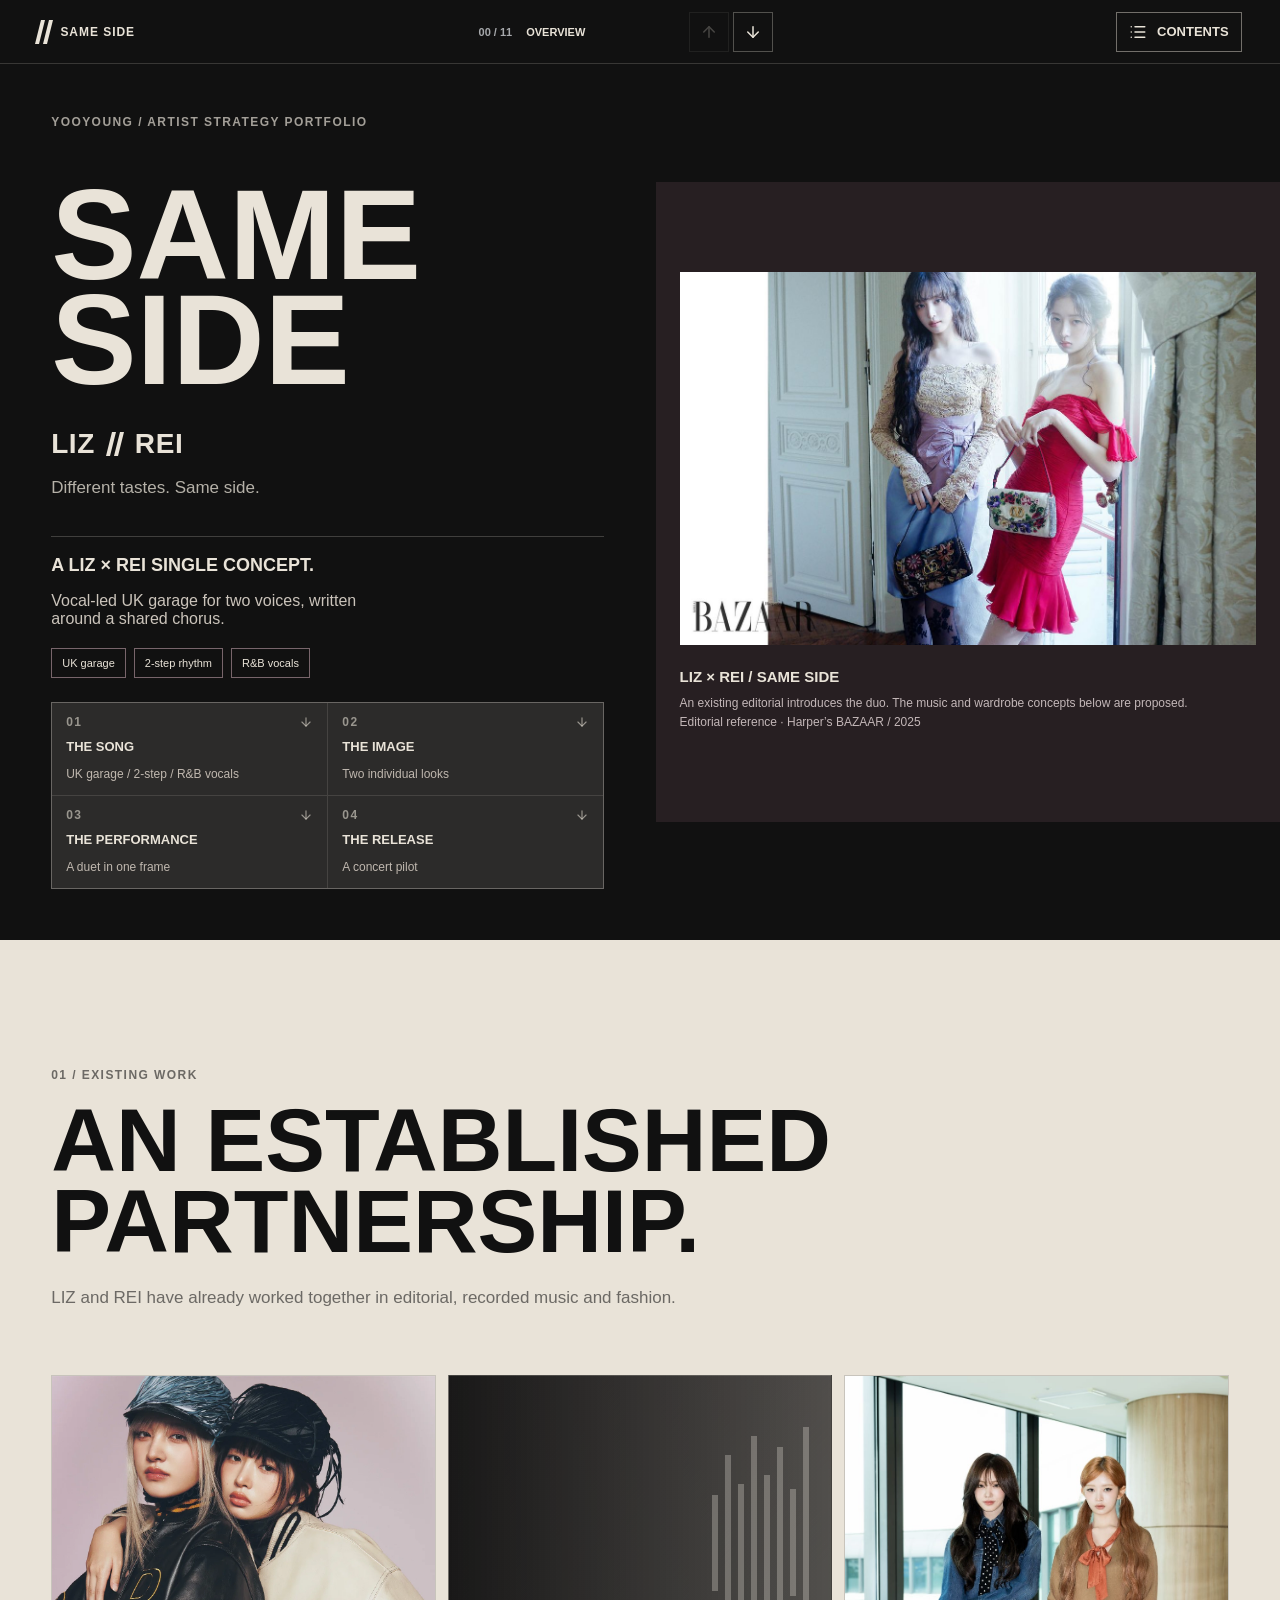
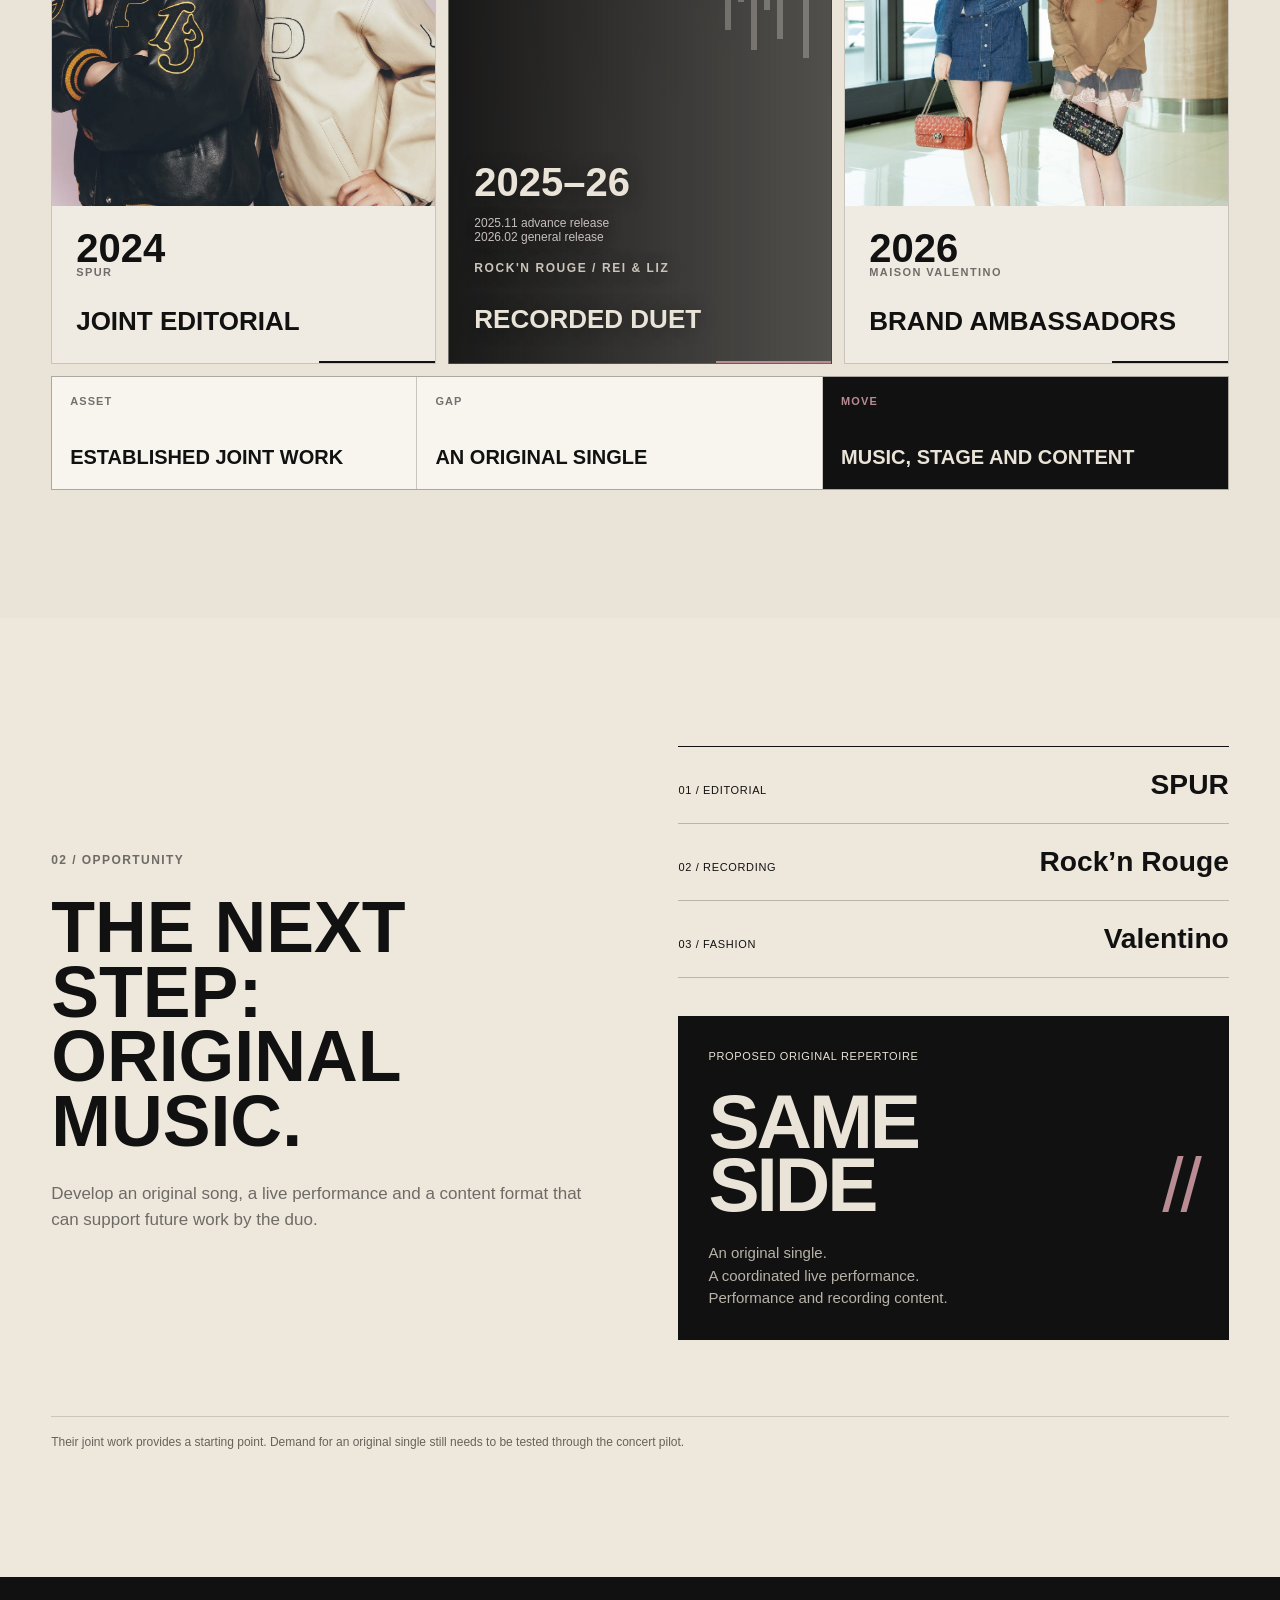
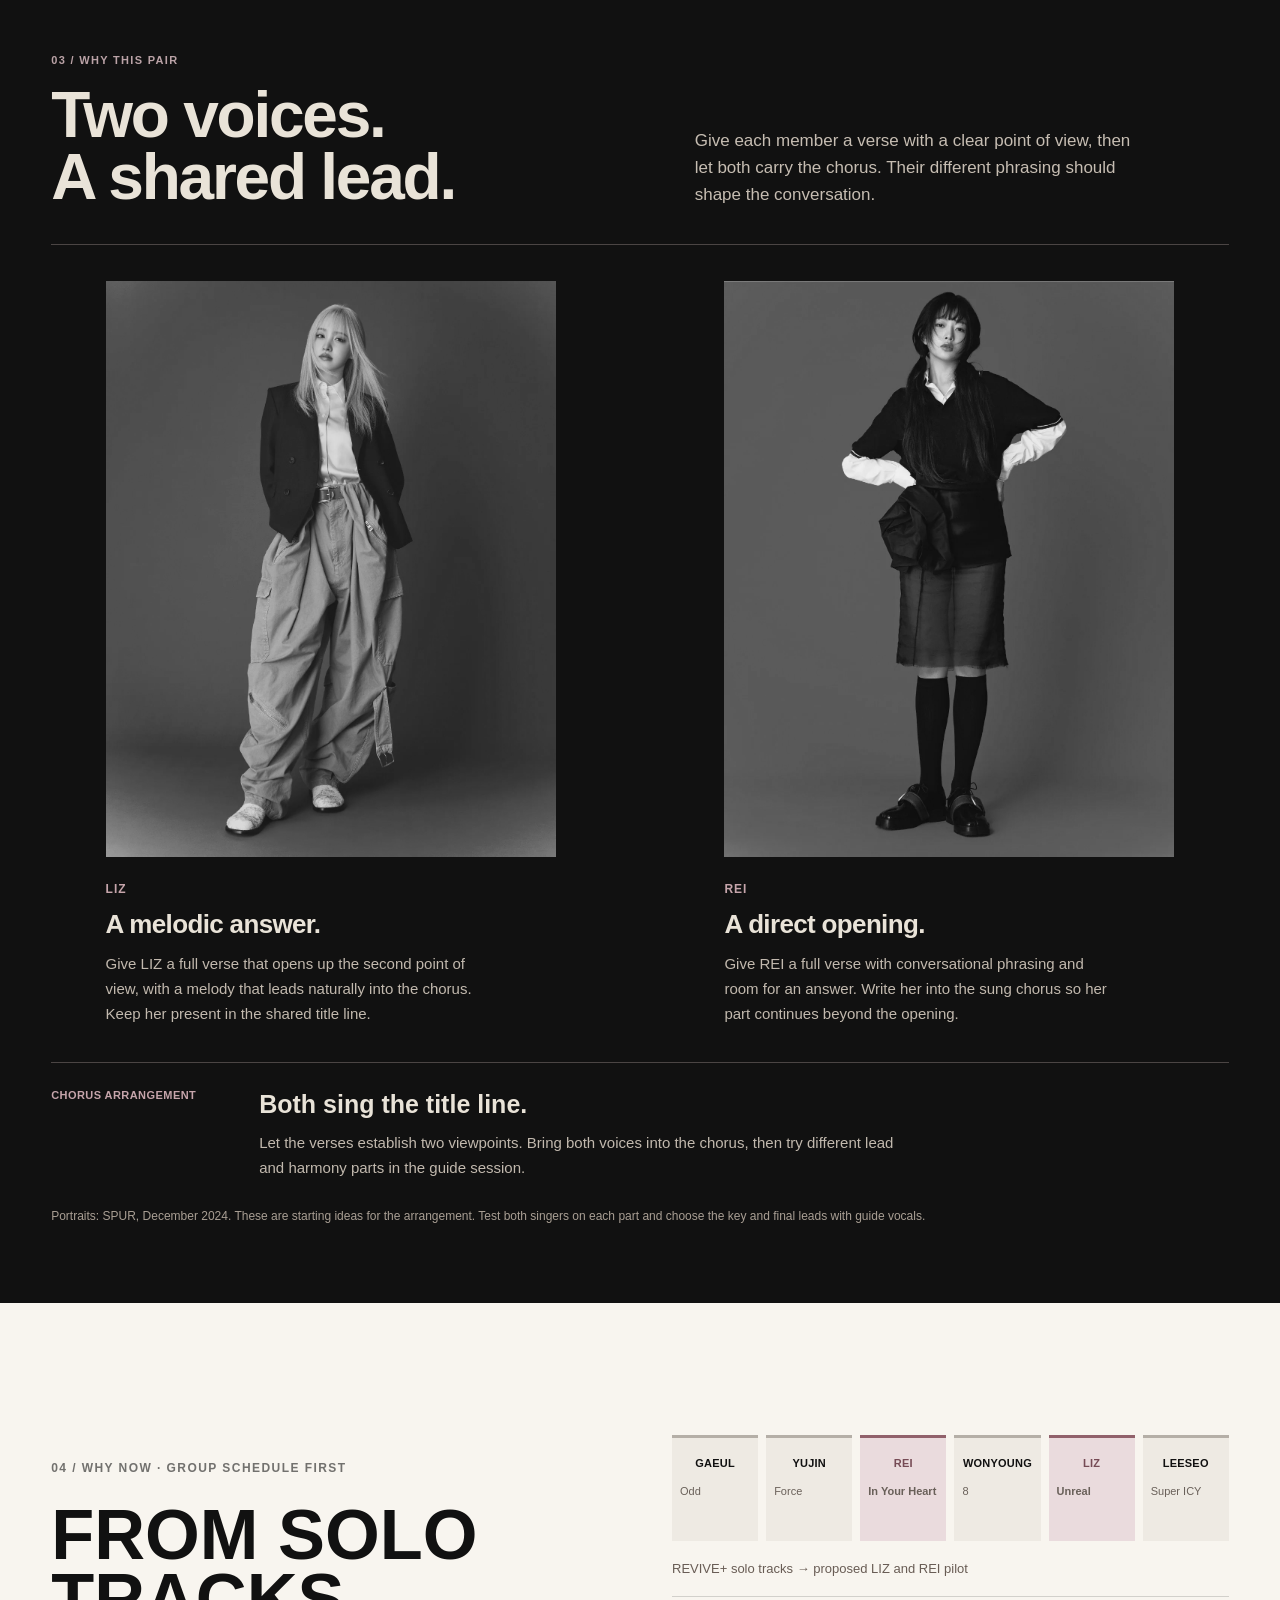
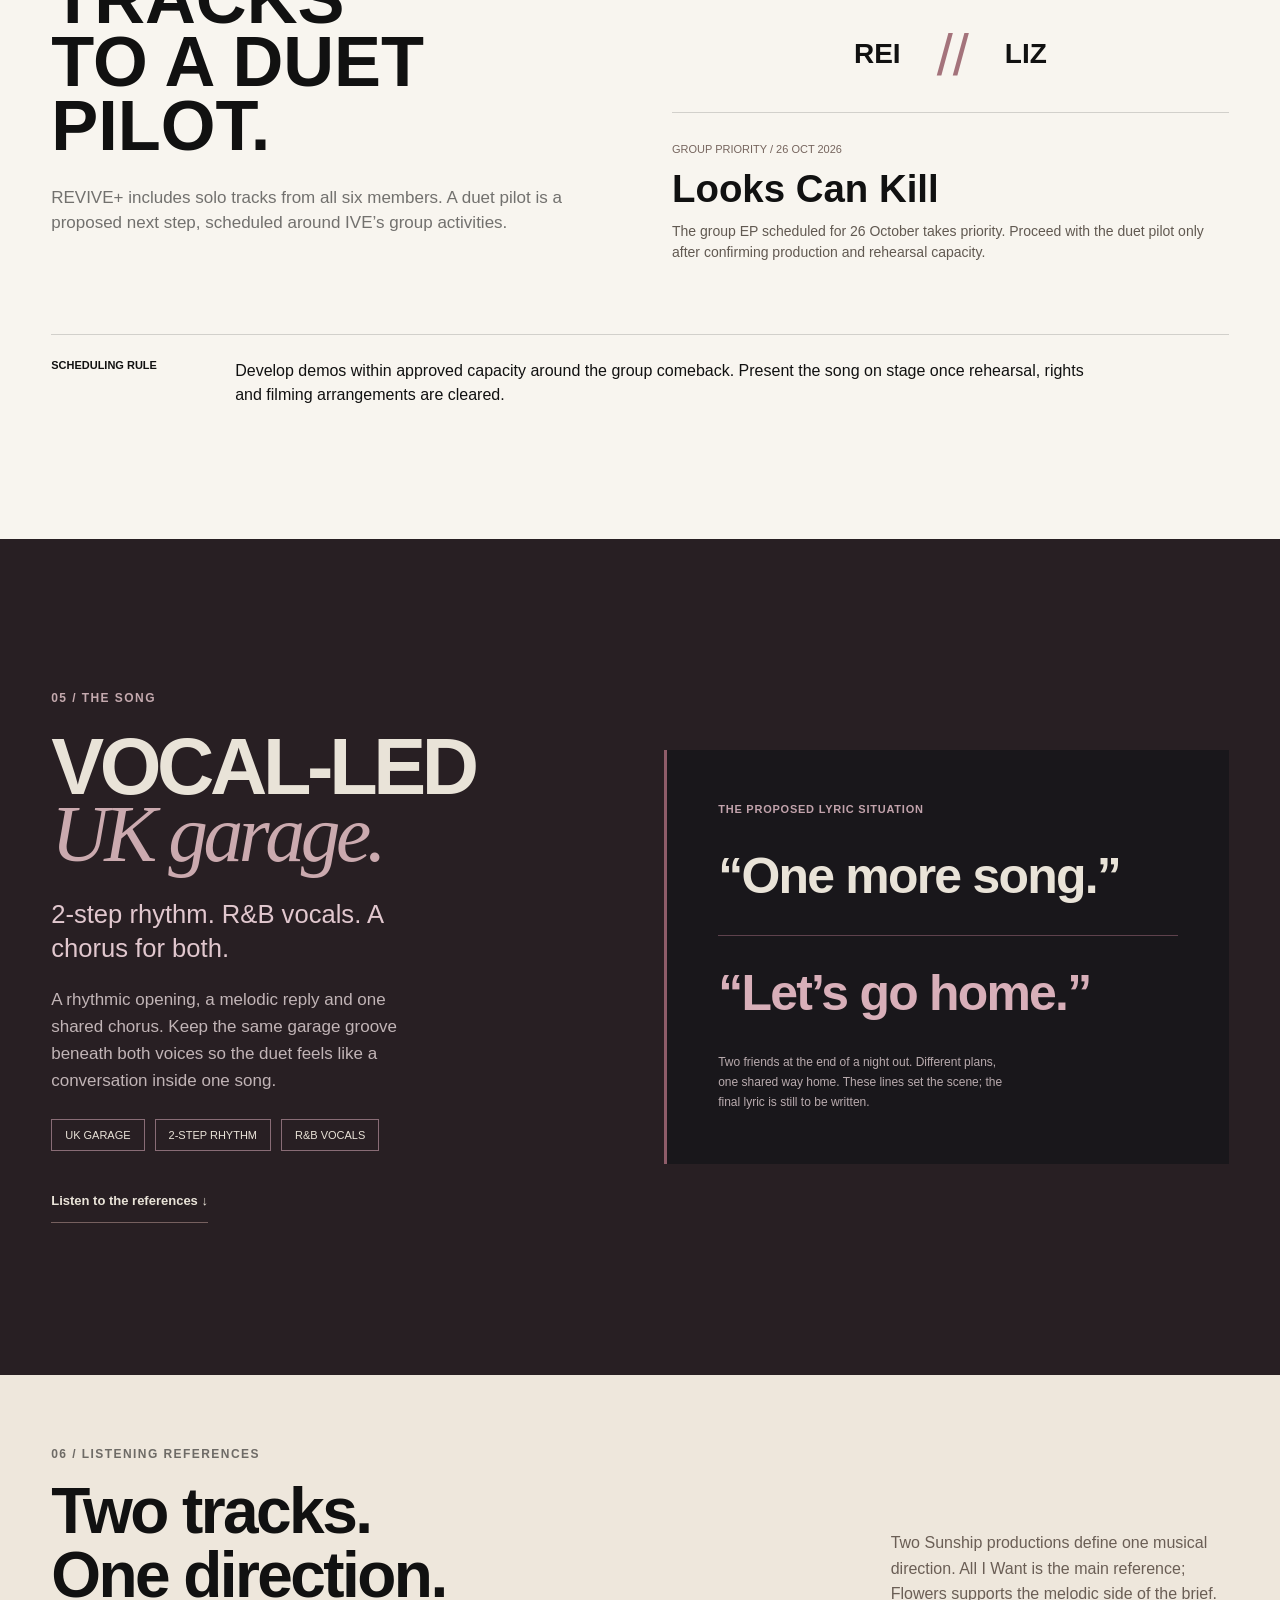
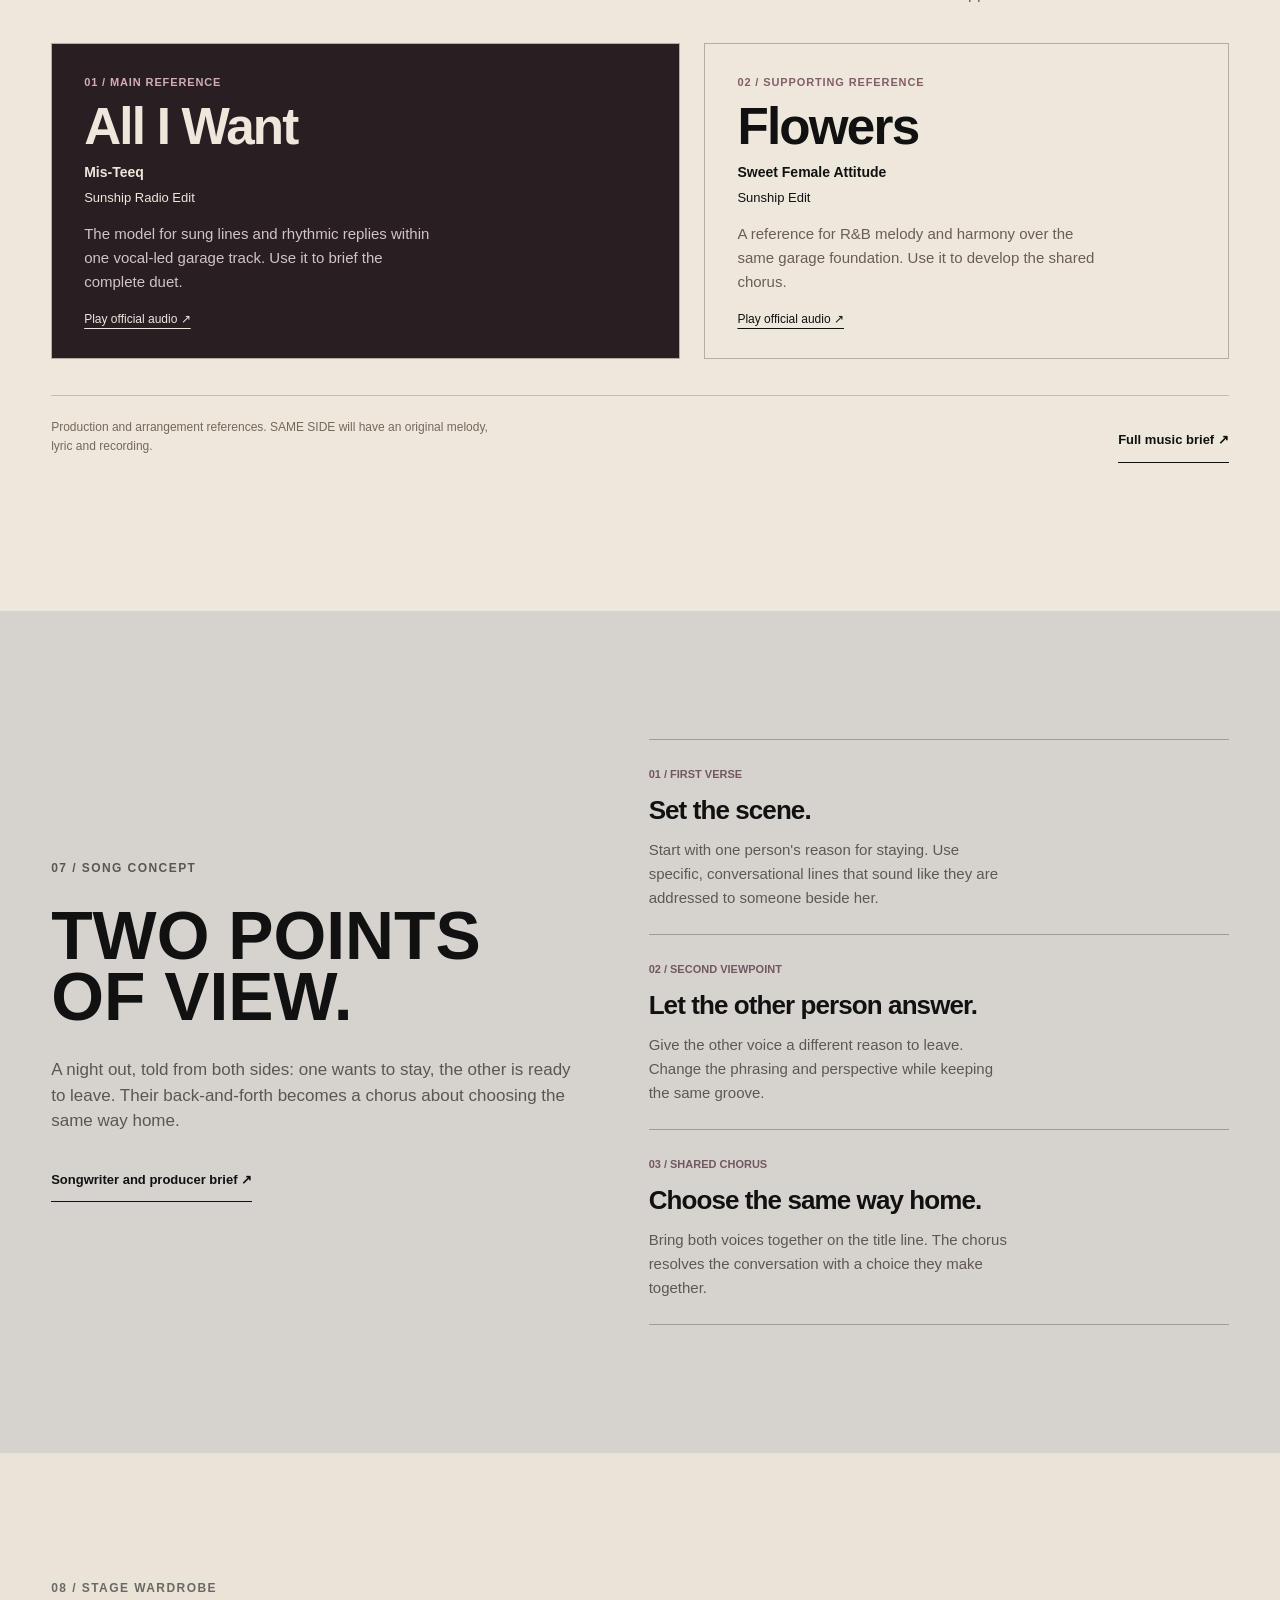
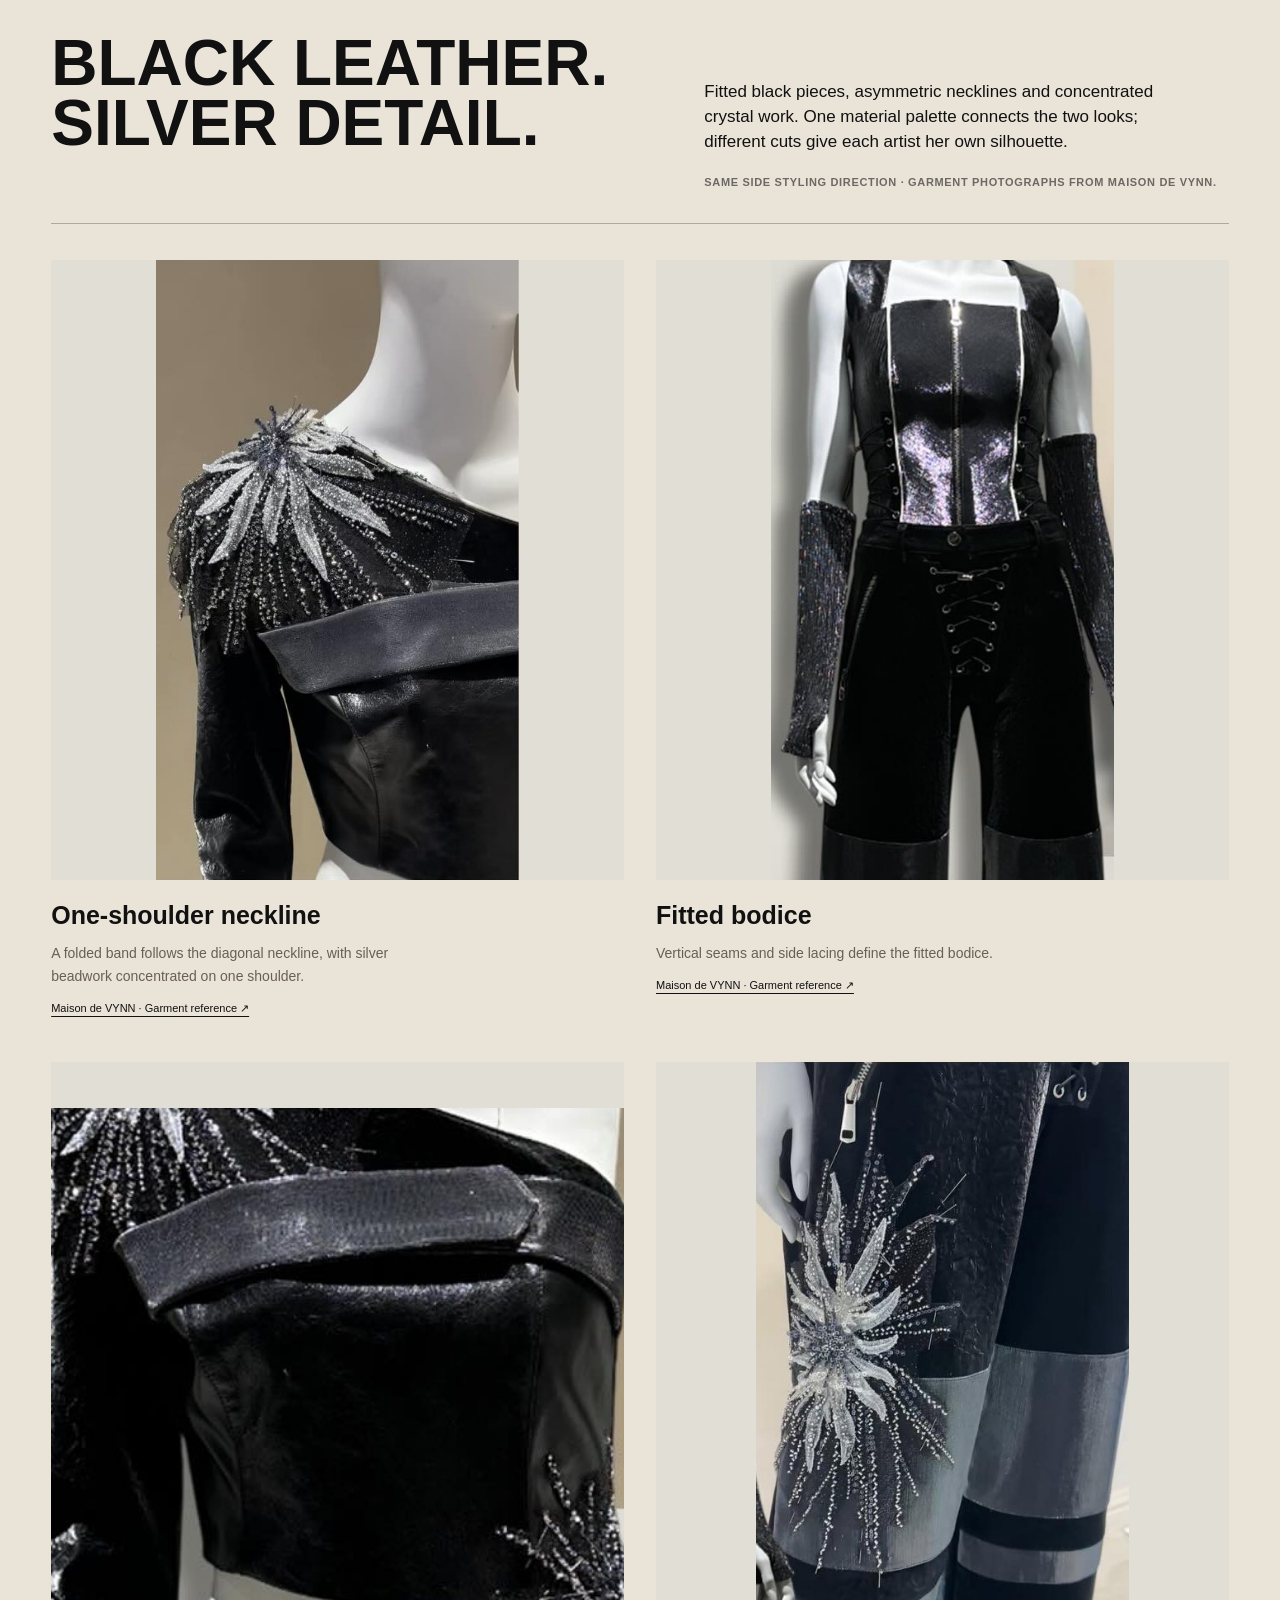
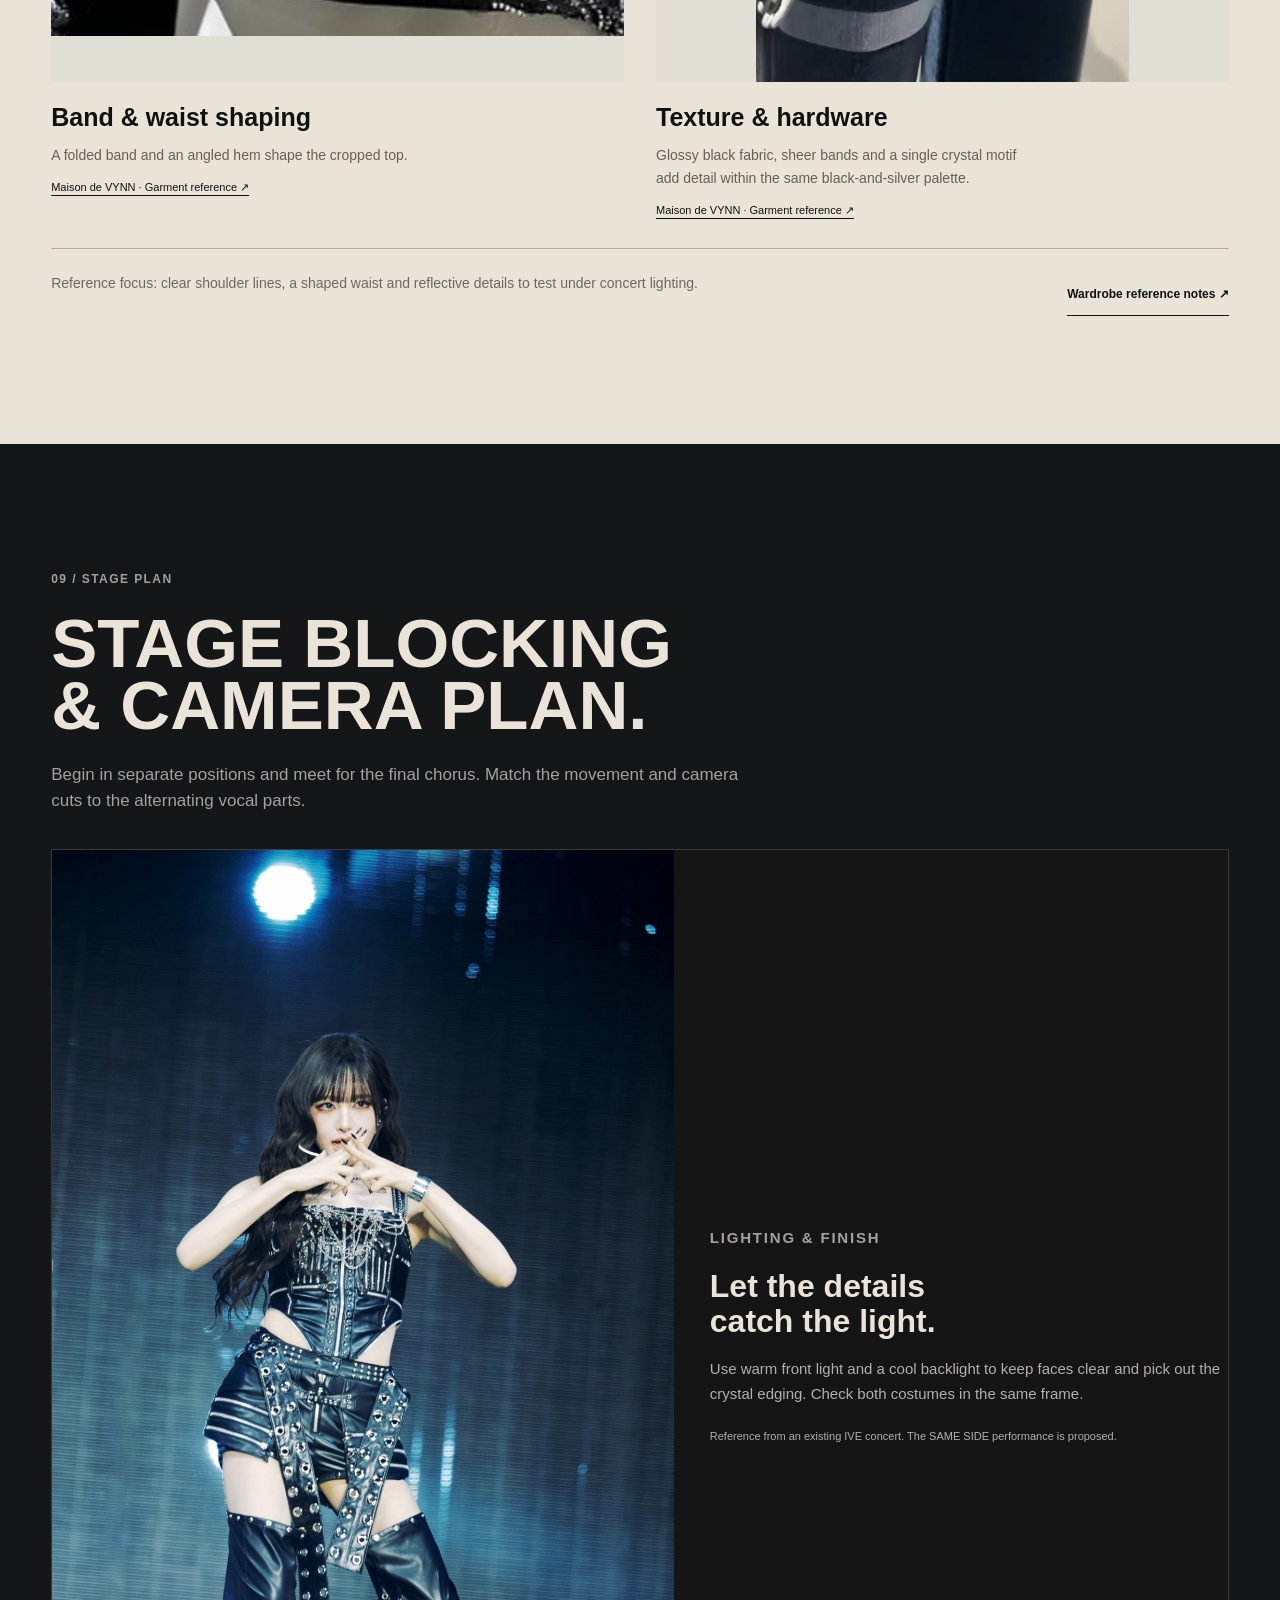
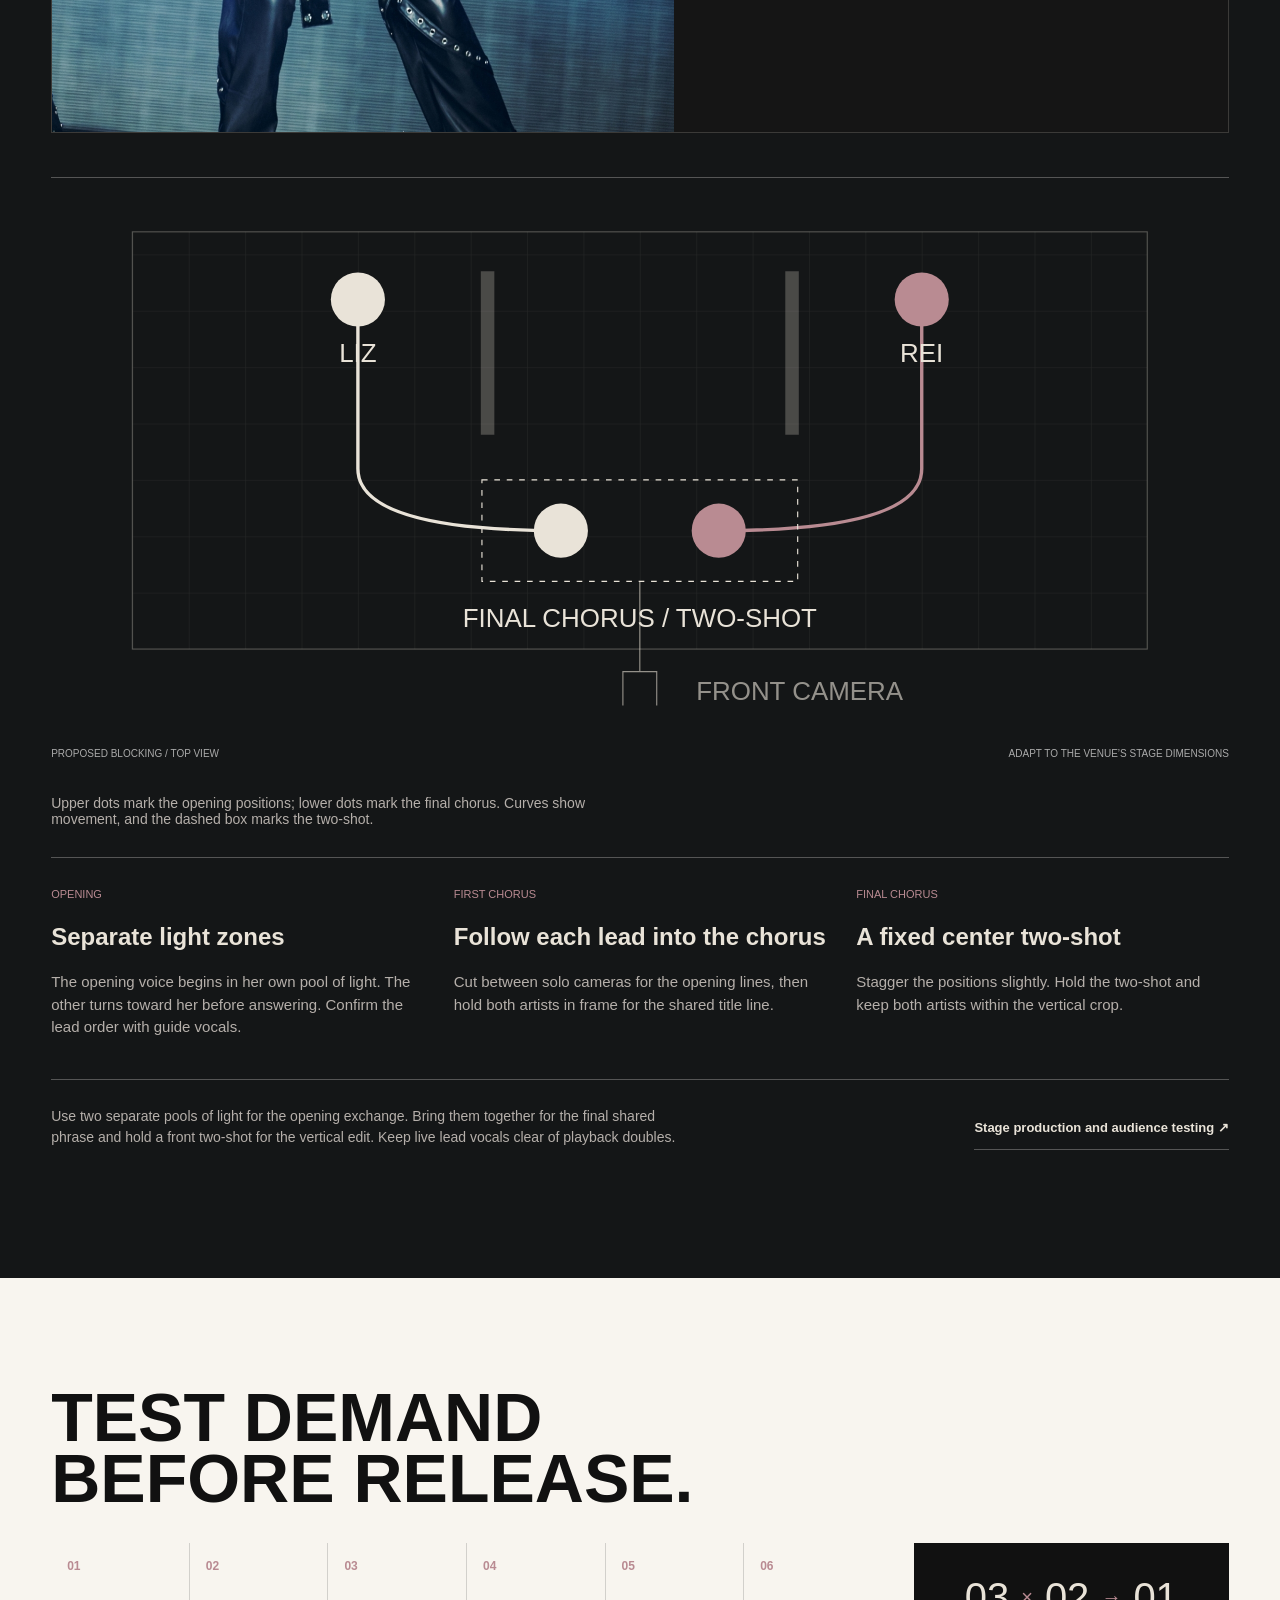
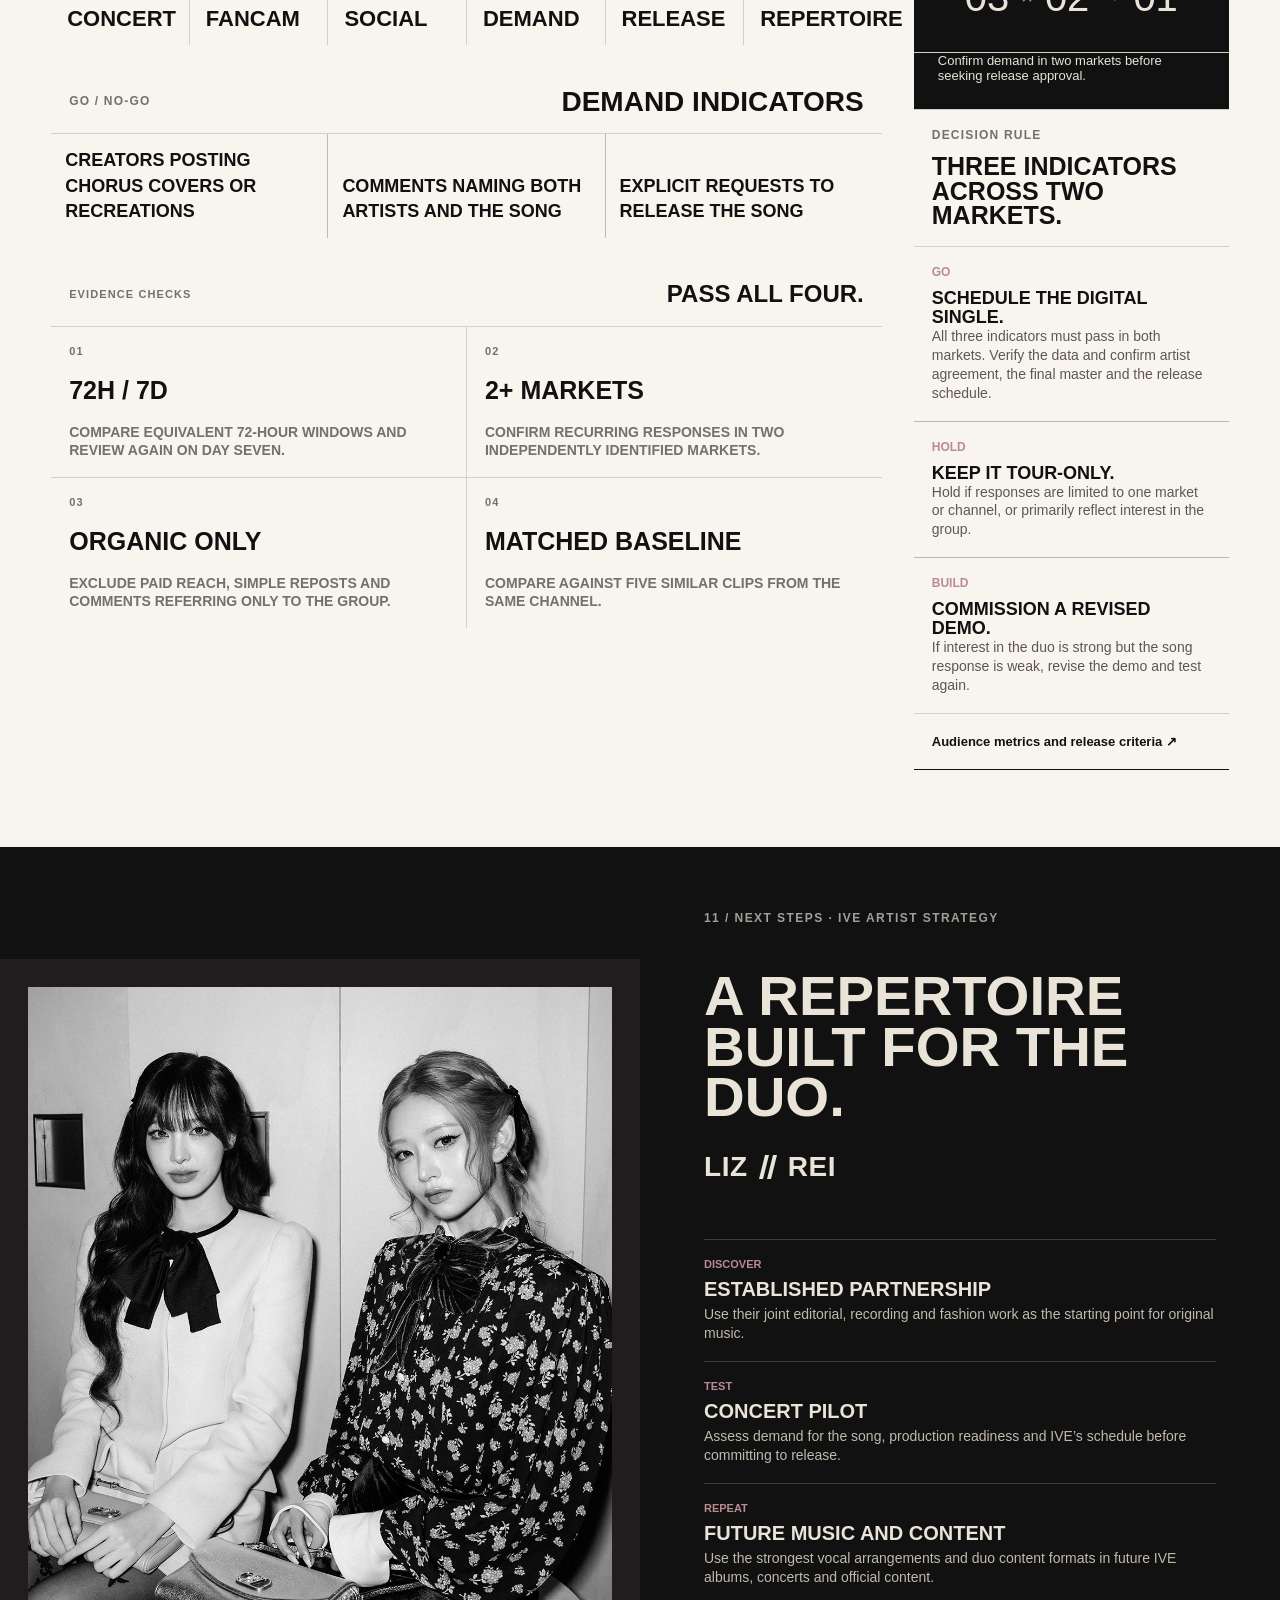
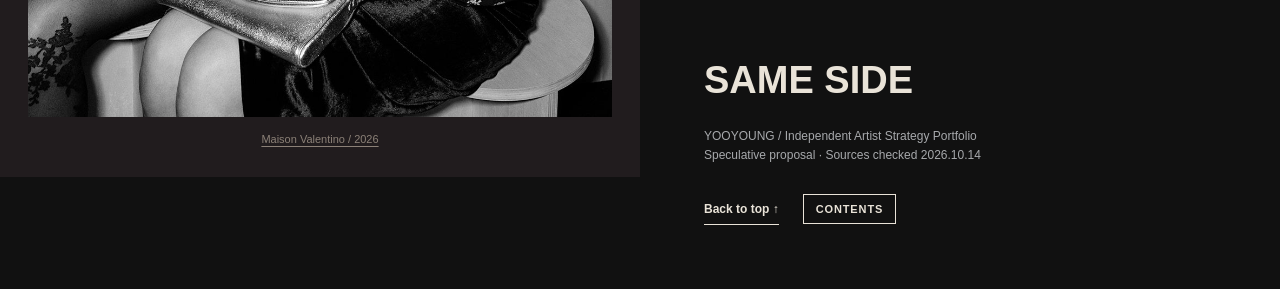
<file: index.html>
<!doctype html>
<html lang="en">
<head>
  <meta charset="utf-8" />
  <meta name="viewport" content="width=device-width, initial-scale=1" />
  <title>SAME SIDE — IVE LIZ // REI Artist Strategy Proposal</title>
  <link rel="icon" href="assets/favicon.svg" type="image/svg+xml" />
  <link rel="preload" as="image" href="assets/photos/bazaar-duo-lace-red.jpg" fetchpriority="high" />
  <meta name="author" content="YOOYOUNG" />
  <meta name="theme-color" content="#111111" />
  <meta name="color-scheme" content="light dark" />
  <meta name="application-name" content="SAME SIDE" />
  <meta name="apple-mobile-web-app-title" content="SAME SIDE" />
  <meta name="format-detection" content="telephone=no" />
  <meta
    name="description"
    content="An independent artist strategy proposal for original LIZ and REI music, tested in concert before release."
  />
  <meta property="og:title" content="SAME SIDE — IVE LIZ // REI Artist Strategy Proposal" />
  <meta
    property="og:description"
    content="An independent artist strategy proposal for original LIZ and REI music, tested in concert before release."
  />
  <meta property="og:type" content="website" />
  <link rel="canonical" href="https://yooyoung101-blip.github.io/ive-same-side-artist-strategy/" />
  <meta property="og:url" content="https://yooyoung101-blip.github.io/ive-same-side-artist-strategy/" />
  <meta property="og:image" content="https://yooyoung101-blip.github.io/ive-same-side-artist-strategy/assets/photos/bazaar-duo-lace-red.jpg" />
  <meta property="og:image:alt" content="LIZ and REI in the Harper’s BAZAAR editorial" />
  <meta name="twitter:card" content="summary_large_image" />
  <meta name="twitter:image" content="https://yooyoung101-blip.github.io/ive-same-side-artist-strategy/assets/photos/bazaar-duo-lace-red.jpg" />
  <meta name="twitter:title" content="SAME SIDE — IVE LIZ // REI Artist Strategy Proposal" />
  <meta
    name="twitter:description"
    content="Original music for an established duo."
  />
  <style>
    :root {
      --bone: #e9e3d8;
      --ink: #111111;
      --rose: #b98b92;
      --silver: #a7a9ac;
      --paper: #f4efe7;
      --muted: rgba(17, 17, 17, 0.58);
      --line: rgba(17, 17, 17, 0.16);
      --ease: cubic-bezier(0.19, 1, 0.22, 1);
      --nav-height: 64px;
      font-family: "Inter", "Helvetica Neue", Arial, sans-serif;
      color: var(--ink);
      background: var(--paper);
    }

    * {
      box-sizing: border-box;
    }

    html {
      scroll-behavior: smooth;
      scroll-padding-top: var(--nav-height);
    }

    body {
      margin: 0;
      background:
        linear-gradient(90deg, rgba(17, 17, 17, 0.035) 1px, transparent 1px) 0 0 / 8.333vw 100%,
        var(--paper);
      color: var(--ink);
      letter-spacing: 0;
    }

    a {
      color: inherit;
      text-decoration: none;
    }

    .topbar {
      position: sticky;
      top: 0;
      z-index: 40;
      display: flex;
      align-items: center;
      justify-content: space-between;
      height: var(--nav-height);
      padding: 0 clamp(18px, 3vw, 42px);
      gap: 20px;
      background: var(--ink);
      border-bottom: 1px solid rgba(233, 227, 216, 0.18);
      color: var(--bone);
    }

    .topbar a,
    .topbar button {
      pointer-events: auto;
    }

    .brandmark {
      display: inline-flex;
      align-items: center;
      gap: 10px;
      font-size: 12px;
      font-weight: 700;
      letter-spacing: 0.08em;
      text-transform: uppercase;
      white-space: nowrap;
    }

    .slashes {
      display: inline-grid;
      grid-template-columns: 4px 4px;
      gap: 4px;
      width: 12px;
      height: 24px;
      transform: skewX(-14deg);
    }

    .slashes::before,
    .slashes::after {
      content: "";
      background: currentColor;
    }

    .navigation-tools {
      display: flex;
      align-items: center;
      gap: 18px;
    }

    .contents-toggle {
      display: inline-flex;
      align-items: center;
      justify-content: center;
      gap: 10px;
      min-height: 40px;
      padding: 8px 12px;
      border: 1px solid rgba(233, 227, 216, 0.45);
      background: transparent;
      color: inherit;
      font: inherit;
      font-size: 13px;
      font-weight: 700;
      text-transform: uppercase;
      cursor: pointer;
    }

    .nav-icon {
      width: 18px;
      height: 18px;
      flex: 0 0 auto;
      fill: none;
      stroke: currentColor;
      stroke-width: 2;
      stroke-linecap: round;
      stroke-linejoin: round;
    }

    .scene-readout {
      display: flex;
      align-items: center;
      gap: 14px;
      min-width: 192px;
      font-size: 11px;
      font-weight: 700;
    }

    .scene-count { color: var(--silver); font-variant-numeric: tabular-nums; }
    .scene-name { text-transform: uppercase; }
    .scene-controls { display: flex; gap: 4px; }

    .scene-arrow,
    .contents-close {
      display: grid;
      place-items: center;
      width: 40px;
      height: 40px;
      padding: 0;
      border: 1px solid rgba(233, 227, 216, 0.3);
      background: transparent;
      color: inherit;
      cursor: pointer;
    }

    .scene-arrow[aria-disabled="true"] { opacity: 0.25; cursor: default; }
    .contents-toggle:hover,
    .scene-arrow:not([aria-disabled="true"]):hover { background: rgba(233, 227, 216, 0.12); }

    .contents-dialog {
      position: fixed;
      inset: calc(var(--nav-height) + 12px) 18px auto auto;
      width: min(760px, calc(100% - 36px));
      max-width: none;
      max-height: calc(100dvh - var(--nav-height) - 24px);
      margin: 0;
      padding: 28px;
      overflow: auto;
      border: 1px solid var(--line);
      background: var(--paper);
      color: var(--ink);
    }

    .contents-dialog::backdrop { background: rgba(17, 17, 17, 0.56); }
    .contents-head { position: sticky; top: -28px; z-index: 1; display: flex; align-items: center; justify-content: space-between; gap: 20px; margin-bottom: 24px; padding: 12px 0; background: var(--paper); }
    .contents-head h2 { margin: 0; font-size: 26px; }
    .contents-close { border-color: var(--line); }
    .contents-grid { display: grid; grid-template-columns: repeat(2, minmax(0, 1fr)); gap: 0 24px; }

    .contents-grid a {
      display: grid;
      grid-template-columns: 28px minmax(0, 1fr);
      align-items: start;
      gap: 12px;
      min-height: 72px;
      padding: 16px 10px;
      border-top: 1px solid var(--line);
    }

    .contents-grid a:hover,
    .contents-grid a[aria-current="location"] { background: rgba(185, 139, 146, 0.15); }
    .contents-grid a > span { color: #89616a; font-size: 11px; font-weight: 700; padding-top: 3px; }
    .contents-grid strong { display: block; font-size: 14px; line-height: 1.3; }
    .contents-grid small { display: block; margin-top: 5px; color: var(--muted); font-size: 12px; line-height: 1.4; }
    .contents-appendix { display: flex; flex-wrap: wrap; gap: 12px 24px; margin-top: 22px; padding-top: 18px; border-top: 1px solid var(--line); font-size: 12px; font-weight: 700; }
    .contents-appendix a { padding: 8px 0; text-decoration: underline; text-underline-offset: 4px; }
    .contents-toggle:focus-visible,
    .scene-arrow:focus-visible,
    .contents-dialog a:focus-visible,
    .contents-close:focus-visible,
    .hero-route a:focus-visible { outline: 2px solid var(--rose); outline-offset: 3px; }

    .footer-contents {
      border: 1px solid currentColor;
      border-radius: 0;
      padding: 8px 12px;
      background: transparent;
      color: inherit;
      font: inherit;
      font-size: 11px;
      font-weight: 700;
      letter-spacing: 0.08em;
      text-transform: uppercase;
      cursor: pointer;
    }

    main {
      overflow-x: clip;
    }

    .scene {
      position: relative;
      min-height: calc(100svh - var(--nav-height));
      padding: clamp(88px, 10vw, 140px) clamp(20px, 4vw, 72px);
      display: grid;
      align-items: center;
      isolation: isolate;
      scroll-margin-top: 0;
    }

    .scene.short {
      min-height: 78svh;
    }

    .eyebrow {
      margin: 0 0 18px;
      color: var(--muted);
      font-size: 12px;
      font-weight: 800;
      letter-spacing: 0.12em;
      text-transform: uppercase;
    }

    .kicker {
      margin: 0;
      color: var(--muted);
      font-size: 17px;
      line-height: 1.5;
      max-width: 720px;
    }

    h1,
    h2,
    h3,
    p {
      margin: 0;
    }

    .display {
      font-size: 164px;
      line-height: 0.82;
      font-weight: 900;
      letter-spacing: 0;
      text-transform: uppercase;
    }

    .headline {
      font-size: 112px;
      line-height: 0.9;
      font-weight: 900;
      letter-spacing: 0;
      text-transform: uppercase;
    }

    .subheadline {
      font-size: 72px;
      line-height: 0.95;
      font-weight: 900;
      letter-spacing: 0;
      text-transform: uppercase;
    }

    .copy-xl {
      font-size: 58px;
      line-height: 1;
      font-weight: 900;
      letter-spacing: 0;
      text-transform: uppercase;
    }

    .copy-l {
      font-size: 38px;
      line-height: 1.02;
      font-weight: 850;
      letter-spacing: 0;
      text-transform: uppercase;
    }

    .copy-m {
      color: var(--muted);
      font-size: 18px;
      line-height: 1.45;
    }

    .hero {
      padding: 0;
      background: var(--ink);
      color: var(--bone);
      min-height: calc(100svh - var(--nav-height));
      grid-template-rows: 1fr;
    }

    .hero-visual {
      position: absolute;
      inset: 0;
      display: grid;
      grid-template-columns: 1fr 1fr;
      opacity: 1;
    }

    .hero-panel {
      position: relative;
      overflow: hidden;
      background: var(--ink);
    }

    .image-backed {
      position: relative;
      background-size: var(--bg-size, cover);
      background-position: var(--bg-position, center);
      background-repeat: no-repeat;
    }

    .image-backed.has-image {
      background-image:
        linear-gradient(90deg, rgba(17, 17, 17, 0.72), rgba(17, 17, 17, 0.16)),
        var(--bg-url);
    }

    .asset-credit {
      position: absolute;
      right: 14px;
      bottom: 12px;
      z-index: 4;
      max-width: min(260px, calc(100% - 28px));
      color: rgba(233, 227, 216, 0.68);
      font-size: 11px;
      line-height: 1.25;
      font-weight: 800;
      text-transform: uppercase;
      text-align: right;
      pointer-events: none;
    }

    .hero-panel.image-backed.has-image::before,
    .hero-panel.image-backed.has-image::after {
      display: none;
    }

    .hero-panel::before {
      content: "";
      position: absolute;
      inset: 8%;
      border: 1px solid rgba(233, 227, 216, 0.26);
      transform: translateY(var(--shift, 0));
    }

    .hero-panel::after {
      content: "";
      position: absolute;
      inset: 0;
      opacity: 0.42;
      background:
        linear-gradient(90deg, transparent 0 45%, rgba(233, 227, 216, 0.2) 45% 46%, transparent 46%),
        repeating-linear-gradient(0deg, rgba(233, 227, 216, 0.12) 0 1px, transparent 1px 18px);
      transform: translateY(var(--scan, 0));
      animation: scan 10s linear infinite;
    }

    .hero-panel.left {
      --shift: -24px;
      background:
        linear-gradient(90deg, rgba(167, 169, 172, 0.16) 0 1px, transparent 1px 16px),
        linear-gradient(140deg, #25231f, #0f0f0f 70%);
    }

    .hero-panel.right {
      --shift: 28px;
      background:
        linear-gradient(90deg, rgba(185, 139, 146, 0.13) 0 1px, transparent 1px 14px),
        linear-gradient(220deg, #2a2325, #0f0f0f 72%);
    }

    .hero-panel.left.image-backed.has-image,
    .hero-panel.right.image-backed.has-image {
      background-image:
        linear-gradient(180deg, rgba(17, 17, 17, 0.06) 28%, rgba(17, 17, 17, 0.45) 66%, rgba(17, 17, 17, 0.9)),
        var(--bg-url);
      background-size: var(--bg-size, cover);
      background-position: var(--bg-position, center);
      background-repeat: no-repeat;
    }

    .hero-copy {
      position: relative;
      z-index: 2;
      align-self: end;
      width: min(1500px, 100%);
      padding: clamp(94px, 11vw, 160px) clamp(20px, 5vw, 72px) clamp(28px, 5vw, 72px);
    }

    .hero .eyebrow,
    .hero .copy-m {
      color: rgba(233, 227, 216, 0.68);
    }

    .hero .reveal {
      opacity: 1;
      transform: none;
    }

    .hero-grid {
      display: grid;
      grid-template-columns: minmax(0, 1fr) auto;
      align-items: end;
      gap: clamp(24px, 5vw, 80px);
    }

    .hero-title {
      max-width: 12ch;
    }

    .hero-title span {
      display: block;
    }

    .hero-meta {
      display: grid;
      gap: 14px;
      justify-items: end;
      text-align: right;
      color: rgba(233, 227, 216, 0.76);
      font-size: 17px;
      line-height: 1.35;
    }

    .pair-lockup {
      display: flex;
      align-items: center;
      gap: 14px;
      color: var(--bone);
      font-size: 28px;
      font-weight: 900;
      letter-spacing: 0.02em;
      text-transform: uppercase;
    }

    .hero-bottom {
      display: flex;
      align-items: end;
      justify-content: space-between;
      gap: 24px;
      margin-top: clamp(34px, 6vw, 76px);
      border-top: 1px solid rgba(233, 227, 216, 0.22);
      padding-top: 18px;
    }

    .hero-main-copy {
      max-width: 380px;
      color: var(--bone);
      font-size: 19px;
      line-height: 1.05;
      font-weight: 900;
      text-transform: uppercase;
    }

    .hero-route {
      display: grid;
      grid-template-columns: repeat(4, minmax(0, 1fr));
      width: min(760px, 58vw);
      gap: 1px;
      background: rgba(233, 227, 216, 0.24);
      border: 1px solid rgba(233, 227, 216, 0.22);
    }

    .hero-route a {
      min-height: 62px;
      display: grid;
      align-content: space-between;
      gap: 8px;
      padding: 12px 14px;
      background: rgba(17, 17, 17, 0.46);
    }

    .hero-route a:hover { background: rgba(17, 17, 17, 0.75); }
    .hero-route a:hover strong { text-decoration: underline; text-underline-offset: 4px; }

    .hero-route small {
      display: flex;
      align-items: center;
      justify-content: space-between;
      color: rgba(233, 227, 216, 0.58);
      font-size: 12px;
      font-weight: 750;
      letter-spacing: 0.12em;
      text-transform: uppercase;
    }

    .hero-route .nav-icon { width: 14px; height: 14px; }

    .hero-route strong {
      color: var(--bone);
      font-size: 13px;
      line-height: 1;
      font-weight: 900;
      text-transform: uppercase;
    }

    .proof {
      background: var(--bone);
    }

    .proof-grid {
      display: grid;
      grid-template-columns: 1fr;
      gap: clamp(28px, 5vw, 82px);
      align-items: center;
      width: min(1480px, 100%);
      margin: auto;
    }

    .proof-stack {
      display: grid;
      grid-template-columns: repeat(3, minmax(0, 1fr));
      gap: 12px;
    }

    .proof-card.photo-proof {
      display: flex;
      flex-direction: column;
      gap: 0;
      padding: 0;
    }

    .proof-photo {
      width: 100%;
      aspect-ratio: 4 / 3;
    }

    .proof-caption {
      display: grid;
      gap: 18px;
      padding: 24px;
    }

    .proof .proof-line {
      font-size: 30px;
    }

    .photo-clear.image-backed.has-image {
      background-image: var(--bg-url);
      background-size: cover;
      background-position: center top;
    }

    .proof-card {
      min-height: 158px;
      display: grid;
      grid-template-columns: 0.4fr 1fr;
      gap: 18px;
      align-items: end;
      border: 1px solid rgba(17, 17, 17, 0.18);
      background: rgba(244, 239, 231, 0.68);
      padding: clamp(18px, 2vw, 28px);
      overflow: hidden;
      position: relative;
    }

    .proof-card > * {
      position: relative;
      z-index: 1;
    }

    .proof-card.image-backed.has-image {
      color: var(--bone);
      border-color: rgba(233, 227, 216, 0.2);
      background-image:
        linear-gradient(90deg, rgba(17, 17, 17, 0.78), rgba(17, 17, 17, 0.2)),
        var(--bg-url);
      background-position: var(--bg-position, center);
      text-shadow: 0 1px 18px rgba(17, 17, 17, 0.34);
    }

    .proof-card.image-backed.has-image .proof-kind {
      color: rgba(233, 227, 216, 0.7);
    }

    .proof-card.music-proof {
      display: flex;
      flex-direction: column;
      justify-content: end;
      align-items: stretch;
      color: var(--bone);
      border-color: rgba(233, 227, 216, 0.2);
      background:
        linear-gradient(90deg, rgba(17, 17, 17, 0.96), rgba(17, 17, 17, 0.7)),
        linear-gradient(135deg, rgba(185, 139, 146, 0.26), transparent 58%);
      text-shadow: 0 1px 18px rgba(17, 17, 17, 0.34);
    }

    .proof-card.music-proof .proof-kind {
      color: rgba(233, 227, 216, 0.62);
    }

    .proof-card.music-proof::after {
      background: var(--rose);
    }

    .proof-signal {
      position: absolute;
      inset: 26px 22px auto;
      height: 48%;
      z-index: 0;
      display: flex;
      align-items: center;
      justify-content: flex-end;
      gap: 7px;
      opacity: 0.58;
      pointer-events: none;
    }

    .proof-signal span {
      width: 6px;
      height: var(--h, 46%);
      background: rgba(233, 227, 216, 0.52);
      transform-origin: center;
      animation: proofSignal 3.8s var(--ease) infinite alternate;
      animation-delay: var(--d, 0ms);
    }

    .proof-card::after {
      content: "";
      position: absolute;
      inset: auto 0 0 auto;
      width: 36%;
      height: 2px;
      background: var(--ink);
      transform: translateX(var(--card-line, 16%));
      transition: transform 800ms var(--ease);
    }

    .proof-card:hover::after {
      transform: translateX(0);
    }

    .proof-year {
      font-size: 40px;
      line-height: 0.9;
      font-weight: 900;
    }

    .proof-kind {
      color: var(--muted);
      font-size: 11px;
      font-weight: 800;
      letter-spacing: 0.13em;
      text-transform: uppercase;
    }

    .proof-line {
      margin-top: 8px;
      font-size: 40px;
      line-height: 0.96;
      font-weight: 900;
      text-transform: uppercase;
    }

    .proof-verdict {
      grid-column: 1 / -1;
      display: grid;
      grid-template-columns: 0.9fr 1fr 1fr;
      gap: 1px;
      border: 1px solid rgba(17, 17, 17, 0.16);
      background: rgba(17, 17, 17, 0.14);
    }

    .proof-verdict div {
      min-height: 112px;
      display: grid;
      align-content: space-between;
      padding: 18px;
      background: #f8f5ef;
    }

    .proof-verdict span {
      color: var(--muted);
      font-size: 11px;
      font-weight: 850;
      letter-spacing: 0.1em;
      text-transform: uppercase;
    }

    .proof-verdict strong {
      color: var(--ink);
      font-size: 22px;
      line-height: 1;
      font-weight: 900;
      text-transform: uppercase;
    }

    .proof-verdict div:last-child {
      background: var(--ink);
    }

    .proof-verdict div:last-child span {
      color: var(--rose);
    }

    .proof-verdict div:last-child strong {
      color: var(--bone);
    }

    .white-space {
      grid-template-columns: minmax(0, 0.8fr) minmax(0, 1.2fr);
      gap: clamp(28px, 5vw, 72px);
      background: #f8f5ef;
      overflow: hidden;
    }

    .gap-photo {
      width: 100%;
      aspect-ratio: 1200 / 1535;
    }

    .white-space .headline {
      font-size: 64px;
    }

    .gap-lockup {
      display: grid;
      gap: clamp(16px, 3vw, 34px);
      justify-items: start;
    }

    .gap-checks {
      display: grid;
      grid-template-columns: repeat(2, minmax(0, 1fr));
      width: min(980px, 100%);
      margin-top: clamp(34px, 5vw, 66px);
      border: 1px solid var(--line);
    }

    .gap-check {
      min-height: 96px;
      display: grid;
      place-items: center;
      padding: 16px;
      border-right: 1px solid var(--line);
      border-bottom: 1px solid var(--line);
      color: var(--muted);
      font-size: 12px;
      font-weight: 850;
      letter-spacing: 0.08em;
      line-height: 1.25;
      text-transform: uppercase;
    }

    .gap-check:last-child {
      border-right: 0;
      color: var(--ink);
      background: var(--bone);
    }

    .gap-check:nth-child(even) {
      border-right: 0;
    }

    .gap-check:nth-last-child(-n + 2) {
      border-bottom: 0;
    }

    .roles {
      background: var(--ink);
      color: var(--bone);
    }

    .roles .eyebrow,
    .song .eyebrow,
    .song .kicker,
    .demo-brief .eyebrow,
    .demo-brief .kicker,
    .stage .eyebrow,
    .end .eyebrow {
      color: rgba(233, 227, 216, 0.68);
    }

    .roles .reveal,
    .song .reveal,
    .demo-brief .reveal,
    .stage .reveal,
    .end .reveal {
      opacity: 1;
      transform: none;
    }

    .role-grid {
      display: grid;
      grid-template-columns: 1fr 1fr;
      min-height: calc(100svh - 160px);
      border: 1px solid rgba(233, 227, 216, 0.2);
      width: min(1500px, 100%);
      margin: auto;
    }

    .role-panel {
      display: grid;
      align-content: end;
      gap: 24px;
      min-height: 62svh;
      padding: clamp(24px, 4vw, 64px);
      border-right: 1px solid rgba(233, 227, 216, 0.2);
      position: relative;
      overflow: hidden;
    }

    .role-panel > * {
      position: relative;
      z-index: 1;
    }

    .role-panel:last-child {
      border-right: 0;
    }

    .role-panel.image-backed.has-image {
      background-image:
        linear-gradient(180deg, transparent 30%, rgba(17, 17, 17, 0.42) 58%, rgba(17, 17, 17, 0.92)),
        var(--bg-url);
      background-position: var(--bg-position, center 18%);
      background-size: var(--bg-size, cover);
    }

    .role-panel::after {
      content: "";
      position: absolute;
      left: 10%;
      right: 10%;
      bottom: 22%;
      height: 1px;
      background: currentColor;
      opacity: 0.28;
      transform-origin: left center;
      animation: stretch 5.5s var(--ease) infinite alternate;
    }

    .role-panel.image-backed.has-image::after {
      display: none;
    }

    .role-panel.rei::after {
      height: 22px;
      background:
        linear-gradient(90deg, currentColor 0 10%, transparent 10% 18%, currentColor 18% 24%, transparent 24% 36%, currentColor 36% 48%, transparent 48% 56%, currentColor 56% 100%);
      opacity: 0.22;
      animation-duration: 3.8s;
    }

    .role-label {
      color: rgba(233, 227, 216, 0.58);
      font-size: 12px;
      font-weight: 850;
      letter-spacing: 0.12em;
      text-transform: uppercase;
    }

    .role-words {
      display: flex;
      flex-wrap: wrap;
      gap: 9px;
      color: rgba(233, 227, 216, 0.62);
      font-size: 13px;
      font-weight: 800;
      letter-spacing: 0.08em;
      text-transform: uppercase;
    }

    .role-words span {
      border: 1px solid rgba(233, 227, 216, 0.2);
      padding: 8px 10px;
    }

    .role-equation {
      position: relative;
      z-index: 3;
      width: min(1500px, 100%);
      margin: 0 auto;
      display: grid;
      grid-template-columns: repeat(3, minmax(0, 1fr));
      gap: 1px;
      background: rgba(233, 227, 216, 0.18);
      border: 1px solid rgba(233, 227, 216, 0.24);
    }

    .role-equation div {
      min-height: 112px;
      display: grid;
      align-content: space-between;
      padding: 18px;
      background: rgba(17, 17, 17, 0.72);
    }

    .role-equation span {
      color: var(--rose);
      font-size: 11px;
      font-weight: 900;
      letter-spacing: 0.1em;
      text-transform: uppercase;
    }

    .role-equation strong {
      color: var(--bone);
      font-size: 18px;
      line-height: 1;
      text-transform: uppercase;
    }

    .role-equation p {
      color: rgba(233, 227, 216, 0.58);
      font-size: 12px;
      line-height: 1.3;
    }

    .now {
      background: var(--paper);
    }

    .now-grid {
      display: grid;
      grid-template-columns: minmax(0, 1fr) minmax(300px, 0.8fr);
      gap: clamp(30px, 6vw, 96px);
      align-items: center;
      width: min(1450px, 100%);
      margin: auto;
    }

    .now-steps {
      display: grid;
      grid-template-columns: repeat(3, minmax(0, 1fr));
      width: min(880px, 100%);
      margin-top: clamp(30px, 4vw, 52px);
      border: 1px solid rgba(17, 17, 17, 0.16);
      background: rgba(17, 17, 17, 0.12);
      gap: 1px;
    }

    .now-step {
      min-height: 112px;
      display: grid;
      align-content: space-between;
      padding: 16px;
      background: var(--paper);
    }

    .now-step span {
      color: var(--rose);
      font-size: 11px;
      font-weight: 900;
      text-transform: uppercase;
    }

    .now-step strong {
      font-size: 20px;
      line-height: 0.98;
      font-weight: 900;
      text-transform: uppercase;
    }

    .now-step p {
      color: var(--muted);
      font-size: 13px;
      line-height: 1.35;
    }

    .now-window {
      display: grid;
      grid-template-columns: 0.32fr 1fr;
      width: min(880px, 100%);
      gap: 1px;
      border: 1px solid rgba(17, 17, 17, 0.16);
      border-top: 0;
      background: rgba(17, 17, 17, 0.12);
    }

    .now-window span,
    .now-window strong {
      display: grid;
      align-items: end;
      min-height: 74px;
      padding: 16px;
      background: var(--ink);
      color: var(--bone);
      text-transform: uppercase;
    }

    .now-window span {
      color: var(--rose);
      font-size: 11px;
      font-weight: 900;
      letter-spacing: 0.1em;
    }

    .now-window strong {
      font-size: 20px;
      line-height: 1;
    }

    .solo-map {
      min-height: 260px;
      border: 1px solid rgba(17, 17, 17, 0.16);
      position: relative;
      background: rgba(233, 227, 216, 0.35);
      overflow: hidden;
    }

    .now-photo {
      aspect-ratio: 4 / 3;
    }

    .solo-dot {
      position: absolute;
      width: 14px;
      height: 14px;
      border-radius: 50%;
      background: var(--ink);
      transform: translate(-50%, -50%);
    }

    .solo-dot:nth-of-type(1) { left: 23%; top: 27%; }
    .solo-dot:nth-of-type(2) { left: 76%; top: 22%; }
    .solo-dot:nth-of-type(3) { left: 20%; top: 58%; }
    .solo-dot:nth-of-type(4) { left: 80%; top: 62%; }
    .solo-dot:nth-of-type(5) { left: 40%; top: 82%; }
    .solo-dot:nth-of-type(6) { left: 62%; top: 80%; }

    .solo-dot[data-label] {
      width: 18px;
      height: 18px;
      background: var(--rose);
    }

    .solo-dot[data-label]::after {
      content: attr(data-label);
      position: absolute;
      left: 50%;
      top: calc(100% + 10px);
      color: var(--ink);
      font-size: 11px;
      font-weight: 900;
      letter-spacing: 0.08em;
      text-transform: uppercase;
      transform: translateX(-50%);
    }

    .solo-dot[data-label]::before {
      content: "";
      position: absolute;
      inset: -8px;
      border: 1px solid rgba(185, 139, 146, 0.45);
      border-radius: 50%;
    }

    .solo-line {
      position: absolute;
      left: 20%;
      top: 58%;
      width: 61%;
      height: 2px;
      background: var(--rose);
      transform: rotate(4deg);
      transform-origin: left center;
      animation: pulseLine 2.8s var(--ease) infinite alternate;
    }

    .solo-caption {
      position: absolute;
      inset: auto 24px 24px;
      display: flex;
      justify-content: space-between;
      gap: 14px;
      color: var(--muted);
      font-size: 11px;
      font-weight: 850;
      letter-spacing: 0.12em;
      text-transform: uppercase;
    }

    .song {
      color: var(--bone);
      background: #151515;
    }

    .demo-brief {
      color: var(--bone);
      background: var(--ink);
    }

    .song-grid {
      display: grid;
      grid-template-columns: minmax(0, 0.8fr) minmax(300px, 1.2fr);
      gap: clamp(30px, 6vw, 86px);
      align-items: center;
      width: min(1500px, 100%);
      margin: auto;
    }

    .song .headline {
      font-size: 76px;
    }

    .demo-brief .headline {
      font-size: 92px;
    }

    .brief-panel {
      border: 1px solid rgba(233, 227, 216, 0.18);
      display: grid;
      grid-template-columns: repeat(2, minmax(0, 1fr));
      gap: 1px;
      background: rgba(233, 227, 216, 0.16);
    }

    .brief-cell {
      min-height: 118px;
      padding: 22px;
      background: #151515;
    }

    .brief-label {
      display: block;
      margin-bottom: 12px;
      color: rgba(233, 227, 216, 0.52);
      font-size: 10px;
      font-weight: 850;
      letter-spacing: 0.12em;
      text-transform: uppercase;
    }

    .brief-value {
      color: var(--bone);
      font-size: 30px;
      line-height: 1;
      font-weight: 900;
      text-transform: uppercase;
    }

    .brief-note {
      display: block;
      margin-top: 12px;
      color: rgba(233, 227, 216, 0.58);
      font-size: 13px;
      line-height: 1.35;
    }

    .song-logic {
      display: grid;
      grid-template-columns: repeat(3, minmax(0, 1fr));
      gap: 1px;
      margin-top: 1px;
      background: rgba(233, 227, 216, 0.16);
      border: 1px solid rgba(233, 227, 216, 0.18);
      border-top: 0;
    }

    .song-step {
      min-height: 108px;
      padding: 20px;
      background: #151515;
    }

    .song-step strong {
      display: block;
      color: var(--bone);
      font-size: 20px;
      line-height: 1;
      text-transform: uppercase;
    }

    .song-step span {
      display: block;
      margin-top: 10px;
      color: rgba(233, 227, 216, 0.58);
      font-size: 13px;
      line-height: 1.35;
    }

    .wave {
      height: 320px;
      display: grid;
      align-content: center;
      gap: 26px;
      padding: 20px 0;
    }

    .wave-line {
      height: 48px;
      background:
        linear-gradient(90deg, transparent 0 3%, currentColor 3% 5%, transparent 5% 8%, currentColor 8% 11%, transparent 11% 17%, currentColor 17% 19%, transparent 19% 27%, currentColor 27% 34%, transparent 34% 39%, currentColor 39% 43%, transparent 43% 48%, currentColor 48% 56%, transparent 56% 63%, currentColor 63% 66%, transparent 66% 72%, currentColor 72% 85%, transparent 85%);
      color: var(--bone);
      opacity: 0.72;
      clip-path: polygon(0 48%, 7% 18%, 11% 70%, 16% 28%, 20% 62%, 28% 20%, 35% 84%, 42% 24%, 49% 56%, 55% 18%, 64% 82%, 70% 30%, 76% 68%, 83% 20%, 90% 50%, 100% 50%, 100% 100%, 0 100%);
      transform-origin: left center;
      animation: waveMove 5.2s var(--ease) infinite alternate;
    }

    .wave-line.rei {
      color: var(--rose);
      height: 32px;
      clip-path: polygon(0 54%, 6% 30%, 9% 76%, 14% 24%, 18% 62%, 24% 34%, 29% 78%, 36% 26%, 43% 72%, 47% 38%, 52% 84%, 59% 22%, 64% 64%, 70% 28%, 78% 74%, 84% 36%, 92% 62%, 100% 48%, 100% 100%, 0 100%);
      animation-duration: 3.4s;
    }

    .wave-merge {
      margin-top: 18px;
      height: 4px;
      background: linear-gradient(90deg, var(--bone), var(--rose), var(--bone));
      transform-origin: center;
      animation: merge 4s var(--ease) infinite alternate;
    }

    .song-photo,
    .demo-photo,
    .loop-photo,
    .stage-photo {
      aspect-ratio: 4 / 3;
      border: 1px solid rgba(233, 227, 216, 0.18);
      background: #151515;
      overflow: hidden;
    }

    .song-photo.image-backed.has-image,
    .demo-photo.image-backed.has-image,
    .loop-photo.image-backed.has-image,
    .stage-photo.image-backed.has-image {
      background-image: var(--bg-url);
      background-position: center top;
      background-size: var(--bg-size, cover);
    }

    .song-photo,
    .demo-photo,
    .loop-photo {
      margin-bottom: 1px;
    }

    .demo-grid {
      display: grid;
      grid-template-columns: minmax(0, 0.78fr) minmax(320px, 1.22fr);
      gap: clamp(30px, 6vw, 92px);
      align-items: center;
      width: min(1500px, 100%);
      margin: auto;
    }

    .demo-specs {
      display: grid;
      grid-template-columns: repeat(2, minmax(0, 1fr));
      gap: 1px;
      border: 1px solid rgba(233, 227, 216, 0.18);
      background: rgba(233, 227, 216, 0.16);
    }

    .demo-card {
      min-height: 150px;
      display: grid;
      align-content: space-between;
      padding: 22px;
      background: var(--ink);
    }

    .demo-card span {
      color: rgba(233, 227, 216, 0.54);
      font-size: 10px;
      font-weight: 850;
      letter-spacing: 0.12em;
      text-transform: uppercase;
    }

    .demo-card strong {
      color: var(--bone);
      font-size: 26px;
      line-height: 1;
      text-transform: uppercase;
    }

    .demo-card p {
      color: rgba(233, 227, 216, 0.58);
      font-size: 13px;
      line-height: 1.35;
    }

    .arrangement-strip {
      display: grid;
      grid-template-columns: repeat(5, minmax(0, 1fr));
      gap: 1px;
      margin-top: 1px;
      border: 1px solid rgba(233, 227, 216, 0.18);
      border-top: 0;
      background: rgba(233, 227, 216, 0.16);
    }

    .arrangement-step {
      min-height: 104px;
      display: grid;
      align-content: space-between;
      padding: 16px;
      background: var(--ink);
    }

    .arrangement-step span {
      color: var(--rose);
      font-size: 11px;
      font-weight: 900;
      text-transform: uppercase;
    }

    .arrangement-step strong {
      color: var(--bone);
      font-size: 15px;
      line-height: 1;
      text-transform: uppercase;
    }

    .demo-guardrails {
      display: grid;
      grid-template-columns: 0.9fr repeat(4, minmax(0, 1fr));
      gap: 1px;
      border: 1px solid rgba(233, 227, 216, 0.18);
      border-top: 0;
      background: rgba(233, 227, 216, 0.16);
    }

    .guardrail-title,
    .guardrail-item {
      min-height: 82px;
      display: grid;
      align-content: space-between;
      padding: 16px;
      background: var(--ink);
    }

    .guardrail-title span,
    .guardrail-item span {
      color: var(--rose);
      font-size: 10px;
      font-weight: 900;
      letter-spacing: 0.1em;
      text-transform: uppercase;
    }

    .guardrail-title strong,
    .guardrail-item strong {
      color: var(--bone);
      font-size: 15px;
      line-height: 1;
      text-transform: uppercase;
    }

    .visual-code {
      background: var(--bone);
    }

    .style-heading {
      width: min(1500px, 100%);
      margin: 0 auto 36px;
    }

    .style-palette {
      display: flex;
      flex-wrap: wrap;
      gap: 12px 24px;
      margin-top: 24px;
      font-size: 12px;
      font-weight: 700;
    }

    .style-palette span {
      display: inline-flex;
      align-items: center;
      gap: 8px;
    }

    .style-palette i {
      width: 14px;
      height: 14px;
      border: 1px solid rgba(17, 17, 17, 0.2);
      background: var(--swatch);
    }

    .style-grid {
      display: grid;
      grid-template-columns: repeat(2, minmax(0, 1fr));
      width: min(1500px, 100%);
      margin: auto;
    }

    .style-card {
      min-width: 0;
    }

    .style-portrait {
      position: relative;
      aspect-ratio: 1200 / 1535;
      width: 100%;
    }

    .style-portrait.image-backed.has-image {
      background-image: var(--bg-url);
      background-size: contain;
      background-position: center;
    }

    .style-list {
      display: grid;
      gap: 6px;
      padding: 20px 16px;
      color: var(--muted);
      font-size: 14px;
      font-weight: 800;
      text-transform: uppercase;
    }

    .style-list strong {
      font-size: 22px;
      color: var(--ink);
    }

    .style-rules {
      grid-column: 1 / -1;
      display: grid;
      grid-template-columns: repeat(4, minmax(0, 1fr));
      gap: 1px;
      background: rgba(17, 17, 17, 0.14);
      border-top: 1px solid rgba(17, 17, 17, 0.18);
    }

    .style-rule {
      min-height: 106px;
      display: grid;
      align-content: space-between;
      padding: 18px;
      background: #f8f5ef;
    }

    .style-rule span {
      color: var(--muted);
      font-size: 11px;
      font-weight: 850;
      letter-spacing: 0.1em;
      text-transform: uppercase;
    }

    .style-rule strong {
      color: var(--ink);
      font-size: 20px;
      line-height: 1;
      text-transform: uppercase;
    }

    .style-rule:last-child {
      background: var(--ink);
    }

    .style-rule:last-child span {
      color: var(--rose);
    }

    .style-rule:last-child strong {
      color: var(--bone);
    }

    .stage {
      background: var(--ink);
      color: var(--bone);
    }

    .stage-grid {
      display: grid;
      grid-template-columns: minmax(0, 0.78fr) minmax(320px, 1.22fr);
      gap: clamp(30px, 6vw, 92px);
      align-items: center;
      width: min(1500px, 100%);
      margin: auto;
    }

    .stage-lines {
      width: 100%;
      height: 290px;
      position: relative;
      border: 1px solid rgba(233, 227, 216, 0.16);
    }

    .stage-photo + .stage-lines {
      margin-top: 1px;
    }

    .stage-line {
      position: absolute;
      top: 24%;
      bottom: 24%;
      width: 3px;
      background: var(--bone);
      transform-origin: center bottom;
      animation: converge 5s var(--ease) infinite alternate;
    }

    .stage-line.left {
      left: 34%;
    }

    .stage-line.right {
      right: 34%;
      animation-name: convergeRight;
    }

    .stage-platform {
      position: absolute;
      left: 50%;
      bottom: 16%;
      width: min(220px, 34%);
      height: 12px;
      background: var(--rose);
      transform: translateX(-50%);
    }

    .pilot-board {
      display: grid;
      grid-template-columns: repeat(4, minmax(0, 1fr));
      gap: 1px;
      margin-top: 1px;
      border: 1px solid rgba(233, 227, 216, 0.18);
      border-top: 0;
      background: rgba(233, 227, 216, 0.16);
    }

    .pilot-step {
      min-height: 138px;
      display: grid;
      align-content: space-between;
      padding: 18px;
      background: var(--ink);
    }

    .pilot-step span {
      color: var(--rose);
      font-size: 11px;
      font-weight: 900;
      text-transform: uppercase;
    }

    .pilot-step strong {
      color: var(--bone);
      font-size: 20px;
      line-height: 0.98;
      text-transform: uppercase;
    }

    .pilot-step p {
      color: rgba(233, 227, 216, 0.58);
      font-size: 13px;
      line-height: 1.35;
    }

    .loop {
      background: #f8f5ef;
      padding-top: clamp(64px, 6vw, 84px);
      padding-bottom: clamp(64px, 6vw, 84px);
    }

    .loop .headline {
      font-size: 68px;
    }

    .loop .loop-photo {
      min-height: 230px;
    }

    .loop-layout {
      width: min(1320px, 100%);
      margin: clamp(24px, 3vw, 34px) auto 0;
      display: grid;
      grid-template-columns: minmax(0, 1.45fr) minmax(300px, 0.55fr);
      gap: 32px;
      align-items: start;
    }

    .loop-main {
      display: grid;
      gap: 24px;
    }

    .loop-track {
      display: grid;
      grid-template-columns: repeat(6, minmax(0, 1fr));
      gap: 1px;
      background: rgba(17, 17, 17, 0.16);
    }

    .loop-step {
      min-height: 102px;
      display: grid;
      align-content: space-between;
      padding: 16px;
      background: #f8f5ef;
    }

    .loop-no {
      color: var(--rose);
      font-size: 12px;
      font-weight: 900;
    }

    .loop-word {
      font-size: 22px;
      font-weight: 900;
      line-height: 0.96;
      text-transform: uppercase;
    }

    .signal-gate {
      display: grid;
      grid-template-columns: 1fr;
      background: rgba(17, 17, 17, 0.16);
      gap: 1px;
    }

    .signal-title,
    .signal-list {
      background: #f8f5ef;
      padding: 18px;
    }

    .signal-title {
      display: flex;
      align-items: center;
      justify-content: space-between;
      gap: 16px;
      min-height: 64px;
    }

    .signal-title strong {
      font-size: 28px;
      line-height: 0.98;
      font-weight: 900;
      text-transform: uppercase;
    }

    .signal-title span {
      color: var(--muted);
      font-size: 12px;
      font-weight: 850;
      letter-spacing: 0.1em;
      text-transform: uppercase;
    }

    .signal-list {
      display: grid;
      grid-template-columns: repeat(3, minmax(0, 1fr));
      gap: 1px;
      padding: 0;
      background: rgba(17, 17, 17, 0.12);
    }

    .signal-item {
      min-height: 88px;
      display: grid;
      align-items: end;
      padding: 14px;
      background: #f8f5ef;
      color: var(--ink);
      font-size: 18px;
      font-weight: 850;
      line-height: 1.05;
      text-transform: uppercase;
    }

    .signal-thresholds {
      display: grid;
      grid-template-columns: repeat(2, minmax(0, 1fr));
      gap: 1px;
      background: rgba(17, 17, 17, 0.16);
    }

    .threshold-title,
    .threshold-item {
      min-height: 88px;
      display: grid;
      align-content: space-between;
      padding: 18px;
      background: #f8f5ef;
    }

    .threshold-title {
      grid-column: 1 / -1;
      min-height: 64px;
      display: flex;
      align-items: center;
      justify-content: space-between;
      gap: 16px;
    }

    .threshold-item {
      min-height: 150px;
      gap: 14px;
    }

    .threshold-title span,
    .threshold-item span {
      color: var(--muted);
      font-size: 11px;
      font-weight: 850;
      letter-spacing: 0.1em;
      text-transform: uppercase;
    }

    .threshold-title strong {
      font-size: 24px;
      line-height: 0.98;
      font-weight: 900;
      text-transform: uppercase;
    }

    .threshold-item strong {
      color: var(--ink);
      font-size: 25px;
      line-height: 0.95;
      font-weight: 900;
      text-transform: uppercase;
    }

    .threshold-item p {
      color: rgba(17, 17, 17, 0.58);
      font-size: 12px;
      line-height: 1.25;
      font-weight: 750;
      text-transform: uppercase;
    }

    .decision-rule {
      display: grid;
      grid-template-columns: 1fr;
      gap: 1px;
      background: rgba(17, 17, 17, 0.16);
    }

    .decision-copy,
    .decision-outcomes {
      background: #f8f5ef;
      padding: 18px;
    }

    .decision-copy {
      display: grid;
      align-content: start;
      gap: 12px;
      min-height: 0;
    }

    .decision-copy span {
      color: var(--muted);
      font-size: 12px;
      font-weight: 850;
      letter-spacing: 0.1em;
      text-transform: uppercase;
    }

    .decision-copy strong {
      font-size: 25px;
      line-height: 0.98;
      font-weight: 900;
      text-transform: uppercase;
    }

    .decision-outcomes {
      display: grid;
      gap: 1px;
      padding: 0;
      background: rgba(17, 17, 17, 0.12);
    }

    .decision-outcome {
      min-height: 78px;
      display: grid;
      align-content: space-between;
      gap: 10px;
      padding: 18px;
      background: #f8f5ef;
    }

    .decision-outcome span {
      color: var(--rose);
      font-size: 12px;
      font-weight: 900;
      text-transform: uppercase;
    }

    .decision-outcome strong {
      font-size: 18px;
      line-height: 1.05;
      text-transform: uppercase;
    }

    .decision-outcome p {
      color: rgba(17, 17, 17, 0.58);
      font-size: 12px;
      line-height: 1.35;
    }

    .end {
      min-height: 100svh;
      padding: 0;
      grid-template-columns: minmax(0, 1fr) minmax(0, 1fr);
      background: var(--ink);
      color: var(--bone);
      overflow: hidden;
    }

    .end-photo {
      order: 2;
      align-self: stretch;
    }

    .end-photo.image-backed.has-image {
      background-image: var(--bg-url);
      background-position: center top;
      background-size: 100% auto;
    }

    .end-lockup {
      position: relative;
      z-index: 2;
      display: grid;
      gap: 28px;
      justify-items: start;
      width: 100%;
      margin: auto;
      padding: 100px clamp(24px, 4vw, 64px) 64px;
    }

    .end .headline {
      font-size: 64px;
    }

    .end-route {
      display: grid;
      width: 100%;
    }

    .end-step {
      display: grid;
      gap: 10px;
      padding: 18px 0;
      border-top: 1px solid rgba(233, 227, 216, 0.22);
    }

    .end-step span {
      color: var(--rose);
      font-size: 11px;
      font-weight: 900;
      text-transform: uppercase;
    }

    .end-step strong {
      color: var(--bone);
      font-size: 20px;
      line-height: 0.98;
      text-transform: uppercase;
    }

    .end-step p {
      margin-top: 5px;
      color: rgba(233, 227, 216, 0.58);
      font-size: 13px;
      line-height: 1.35;
    }

    .contents-sources { margin-top: 18px; border-top: 1px solid var(--line); }

    .source-toggle {
      display: flex;
      align-items: center;
      justify-content: space-between;
      width: 100%;
      min-height: 54px;
      padding: 14px 0;
      border: 0;
      background: transparent;
      color: inherit;
      font: inherit;
      font-size: 12px;
      font-weight: 800;
      text-align: left;
      cursor: pointer;
    }

    .source-toggle .nav-icon { transition: transform 360ms var(--ease); }
    .contents-sources.open .source-toggle .nav-icon { transform: rotate(180deg); }
    .sources-reveal {
      display: grid;
      grid-template-rows: 0fr;
      opacity: 0;
      visibility: hidden;
      transition: grid-template-rows 400ms var(--ease), opacity 300ms ease, visibility 0s 400ms;
    }
    .contents-sources.open .sources-reveal { grid-template-rows: 1fr; opacity: 1; visibility: visible; transition-delay: 0s; }
    .source-panel { min-height: 0; overflow: hidden; }

    .source-toggle:focus-visible,
    .footer-contents:focus-visible,
    .end-links a:focus-visible,
    .source-list a:focus-visible {
      outline: 2px solid var(--rose);
      outline-offset: 3px;
    }

    .source-list {
      display: grid;
      gap: 12px;
      padding: 0;
      margin: 0;
      list-style: none;
    }

    .source-list a {
      display: block;
      padding: 13px 0;
      border-top: 1px solid rgba(17, 17, 17, 0.12);
      color: var(--muted);
      font-size: 13px;
      line-height: 1.4;
    }

    .source-list strong {
      display: block;
      color: var(--ink);
      font-size: 12px;
      letter-spacing: 0.08em;
      text-transform: uppercase;
    }

    .brief-link {
      display: inline-block;
      margin-top: 24px;
      padding: 12px 0;
      border-bottom: 1px solid currentColor;
      font-size: 13px;
      font-weight: 700;
    }

    .brief-link:focus-visible {
      outline: 2px solid var(--rose);
      outline-offset: 4px;
    }

    .decision-rule .brief-link {
      margin-top: 0;
      padding: 18px;
      background: #f8f5ef;
    }

    .proposal-credit {
      color: var(--silver);
      font-size: 12px;
      line-height: 1.6;
    }

    .end-links {
      display: flex;
      align-items: center;
      flex-wrap: wrap;
      gap: 24px;
      font-size: 12px;
      font-weight: 700;
    }

    .end-links a {
      padding: 8px 0;
      border-bottom: 1px solid currentColor;
    }

    .reveal {
      opacity: 1;
      transform: none;
    }

    .motion-ready .reveal {
      opacity: 0;
      transform: translateY(28px);
      transition:
        opacity 760ms var(--ease),
        transform 760ms var(--ease);
    }

    .motion-ready .reveal.is-visible {
      opacity: 1;
      transform: translateY(0);
    }

    @keyframes scan {
      to { transform: translateY(36px); }
    }

    @keyframes proofSignal {
      from { transform: scaleY(0.72); }
      to { transform: scaleY(1.14); }
    }

    @keyframes stretch {
      from { transform: scaleX(0.4); }
      to { transform: scaleX(1); }
    }

    @keyframes pulseLine {
      from { transform: rotate(4deg) scaleX(0.68); opacity: 0.6; }
      to { transform: rotate(4deg) scaleX(1); opacity: 1; }
    }

    @keyframes waveMove {
      from { transform: translateX(-2%) scaleX(0.82); }
      to { transform: translateX(5%) scaleX(1); }
    }

    @keyframes merge {
      from { transform: scaleX(0.22); opacity: 0.48; }
      to { transform: scaleX(1); opacity: 1; }
    }

    @keyframes converge {
      from { transform: translateX(-120px) skewX(-2deg); }
      to { transform: translateX(80px) skewX(-12deg); }
    }

    @keyframes convergeRight {
      from { transform: translateX(120px) skewX(2deg); }
      to { transform: translateX(-80px) skewX(12deg); }
    }

    @media (max-width: 980px) {
      .hero-visual {
        grid-template-columns: 1fr;
      }

      .hero-panel.left {
        display: none;
      }

      .hero-panel.right.image-backed.has-image {
        background-image:
          linear-gradient(180deg, transparent 26%, rgba(17, 17, 17, 0.68) 58%, var(--ink) 88%),
          var(--bg-url);
        background-size: 100% 100%, 100% auto;
        background-position: center top;
      }

      .end {
        grid-template-columns: 1fr;
      }

      .end-photo {
        order: 0;
        aspect-ratio: 4 / 3;
      }

      .display {
        font-size: 108px;
      }

      .headline {
        font-size: 78px;
      }

      .song .headline {
        font-size: 56px;
      }

      .demo-brief .headline {
        font-size: 64px;
      }

      .loop .headline {
        font-size: 56px;
      }

      .subheadline {
        font-size: 56px;
      }

      .copy-xl {
        font-size: 44px;
      }

      .copy-l {
        font-size: 30px;
      }

      .copy-m,
      .kicker {
        font-size: 16px;
      }

      .pair-lockup {
        font-size: 24px;
      }

      .proof-year,
      .proof-line {
        font-size: 34px;
      }

      .brief-value {
        font-size: 26px;
      }

      .loop-word {
        font-size: 19px;
      }

      .hero-grid,
      .proof-grid,
      .white-space,
      .now-grid,
      .song-grid,
      .demo-grid,
      .stage-grid {
        grid-template-columns: 1fr;
      }

      .hero-meta {
        justify-items: start;
        text-align: left;
      }

      .hero-bottom {
        align-items: start;
        flex-direction: column;
      }

      .hero-route {
        width: 100%;
        grid-template-columns: repeat(2, minmax(0, 1fr));
      }

      .role-grid,
      .signal-gate,
      .decision-rule {
        grid-template-columns: 1fr;
      }

      .song-logic,
      .arrangement-strip,
      .demo-guardrails,
      .pilot-board,
      .now-steps,
      .now-window,
      .end-route,
      .proof-verdict,
      .style-rules,
      .signal-list,
      .signal-thresholds {
        grid-template-columns: 1fr;
      }

      .loop-layout {
        grid-template-columns: 1fr;
      }

      .loop-track {
        grid-template-columns: repeat(3, minmax(0, 1fr));
      }

      .loop-step {
        min-height: 96px;
      }

      .signal-title {
        min-height: 118px;
      }

      .threshold-title,
      .threshold-item {
        min-height: 82px;
      }

      .threshold-title,
      .threshold-item {
        min-height: 94px;
      }

      .decision-copy {
        min-height: 118px;
      }

      .role-panel {
        border-right: 0;
        border-bottom: 1px solid rgba(233, 227, 216, 0.2);
      }

      .role-equation {
        position: relative;
        left: auto;
        bottom: auto;
        width: 100%;
        margin: 1px auto 0;
        grid-template-columns: 1fr;
        transform: none;
      }

      .role-equation div {
        min-height: 84px;
      }

      .style-rule {
        min-height: 86px;
      }

      .gap-checks {
        grid-template-columns: 1fr 1fr;
      }

      .gap-check:nth-child(2) {
        border-right: 0;
      }
    }

    @media (max-width: 640px) {
      :root { --nav-height: 56px; }
      body {
        background: var(--paper);
      }

      .topbar {
        padding: 0 12px;
        gap: 10px;
      }

      .navigation-tools { gap: 8px; }
      .scene-readout { display: none; }
      .contents-toggle { gap: 6px; padding: 8px 10px; }
      .contents-dialog { inset: calc(var(--nav-height) + 8px) 8px auto auto; width: calc(100% - 16px); max-height: calc(100dvh - var(--nav-height) - 16px); padding: 20px; }
      .contents-grid { grid-template-columns: 1fr; }
      .contents-grid a { min-height: 68px; }
      .contents-head { top: -20px; }

      .brandmark span:last-child {
        display: none;
      }

      .scene {
        padding: 82px 18px;
      }

      .scene.hero,
      .scene.end {
        padding: 0;
      }

      .image-backed.has-image {
        background-position: var(--bg-mobile-position, var(--bg-position, center));
      }

      .role-panel.image-backed.has-image {
        background-position: var(--bg-mobile-position, var(--bg-position, center));
      }

      .scene:not(.hero) {
        align-items: start;
      }

      .motion-ready .reveal {
        opacity: 1;
        transform: none;
      }

      .hero-visual {
        grid-template-columns: 1fr;
        opacity: 1;
      }

      .hero-panel.left {
        display: none;
      }

      .hero-panel.right {
        display: block;
      }

      .hero-panel.right.image-backed.has-image {
        background-image:
          linear-gradient(180deg, transparent 18%, rgba(17, 17, 17, 0.68) 54%, var(--ink) 76%),
          var(--bg-url);
        background-position: var(--bg-mobile-position, var(--bg-position, center top));
        background-size: 100% 100%, 100% auto;
        background-repeat: no-repeat;
      }

      .hero-copy {
        padding: 270px 18px 28px;
      }

      .hero-main-copy {
        font-size: 17px;
      }

      .hero-route strong {
        font-size: 12px;
      }

      .display {
        font-size: 70px;
      }

      .headline {
        font-size: 48px;
      }

      .white-space .headline {
        font-size: 42px;
      }

      .proof-stack {
        grid-template-columns: 1fr;
      }

      .proof-card.music-proof {
        min-height: 260px;
      }

      .end {
        grid-template-columns: 1fr;
      }

      .end-photo {
        order: 0;
        aspect-ratio: 4 / 3;
      }

      .end-lockup {
        padding: 36px 18px 56px;
      }

      .end .headline {
        font-size: 42px;
      }

      .style-heading .subheadline {
        font-size: 30px;
      }

      .style-list {
        padding: 16px 8px;
        font-size: 12px;
      }

      .style-list strong {
        font-size: 17px;
      }

      .style-rules {
        grid-template-columns: repeat(2, minmax(0, 1fr));
      }

      .style-rule strong {
        font-size: 15px;
      }

      .song .headline {
        font-size: 42px;
      }

      .demo-brief .headline {
        font-size: 42px;
      }

      .loop .headline {
        font-size: 42px;
      }

      .subheadline {
        font-size: 38px;
      }

      .copy-xl {
        font-size: 34px;
      }

      .copy-l {
        font-size: 25px;
      }

      .pair-lockup {
        font-size: 20px;
      }

      .proof-year,
      .proof-line {
        font-size: 28px;
      }

      .brief-value {
        font-size: 22px;
      }

      .loop-word {
        font-size: 17px;
      }

      .proof-card {
        grid-template-columns: 1fr;
      }

      .proof-verdict div {
        min-height: 86px;
      }

      .role-panel {
        min-height: 560px;
      }

      .role-equation {
        width: 100%;
      }

      .proof-signal {
        inset: auto 18px 18px 48%;
        height: 62px;
        opacity: 0.36;
      }

      .gap-checks {
        grid-template-columns: 1fr;
      }

      .gap-check {
        border-right: 0;
        border-bottom: 1px solid var(--line);
      }

      .gap-check:last-child {
        border-bottom: 0;
      }

      .gap-check:nth-child(3) {
        border-bottom: 1px solid var(--line);
      }

      .brief-panel {
        grid-template-columns: 1fr;
      }

      .demo-specs {
        grid-template-columns: 1fr;
      }

      .song-logic {
        grid-template-columns: 1fr;
      }

      .arrangement-strip {
        grid-template-columns: 1fr;
      }

      .demo-guardrails {
        grid-template-columns: 1fr;
      }

      .signal-list {
        grid-template-columns: 1fr;
      }

      .threshold-title,
      .threshold-item {
        min-height: 86px;
      }

      .threshold-item strong {
        font-size: 24px;
      }

      .loop-track {
        grid-template-columns: repeat(2, minmax(0, 1fr));
      }

      .loop-step {
        min-height: 92px;
      }

      .signal-title strong {
        font-size: 24px;
      }

      .threshold-title,
      .threshold-item {
        min-height: 78px;
      }

      .threshold-item strong {
        font-size: 24px;
      }

      .stage-lines {
        height: 220px;
      }

      .pilot-board {
        grid-template-columns: 1fr;
      }
    }

    @media (prefers-reduced-motion: reduce) {
      *,
      *::before,
      *::after {
        animation-duration: 1ms !important;
        animation-iteration-count: 1 !important;
        scroll-behavior: auto !important;
        transition-duration: 1ms !important;
      }
    }
  </style>
  <link rel="stylesheet" href="assets/music-lead.css" />
  <link rel="stylesheet" href="assets/wardrobe.css" />
  <link rel="stylesheet" href="assets/refinements.css" />
  <link rel="stylesheet" href="assets/reader.css?v=20261014-music-review" />
  <link rel="stylesheet" href="assets/voices.css?v=20261014-music-review" />
  <link rel="stylesheet" href="assets/stage-rich.css?v=20261014-music-review" />
  <link rel="stylesheet" href="assets/maison-board.css?v=20261014-music-review" />
</head>
<body>
  <!-- Lucide icon paths, ISC/MIT. See assets/LUCIDE_LICENSE.txt. -->
  <svg xmlns="http://www.w3.org/2000/svg" style="display:none" aria-hidden="true">
    <symbol id="icon-list" viewBox="0 0 24 24"><path d="M3 5h.01"/><path d="M3 12h.01"/><path d="M3 19h.01"/><path d="M8 5h13"/><path d="M8 12h13"/><path d="M8 19h13"/></symbol>
    <symbol id="icon-up" viewBox="0 0 24 24"><path d="m5 12 7-7 7 7"/><path d="M12 19V5"/></symbol>
    <symbol id="icon-down" viewBox="0 0 24 24"><path d="M12 5v14"/><path d="m19 12-7 7-7-7"/></symbol>
    <symbol id="icon-close" viewBox="0 0 24 24"><path d="M18 6 6 18"/><path d="m6 6 12 12"/></symbol>
  </svg>
  <header lang="en" class="topbar" aria-label="Site header">
    <a class="brandmark" href="#top" aria-label="SAME SIDE top">
      <span class="slashes" aria-hidden="true"></span>
      <span>SAME SIDE</span>
    </a>
    <nav class="navigation-tools" aria-label="Scene navigation">
      <div class="scene-readout" aria-label="Current scene"><span class="scene-count">00 / 11</span><span class="scene-name">Overview</span></div>
      <div class="scene-controls">
        <a class="scene-arrow scene-previous" aria-label="Previous scene" title="Previous scene" aria-disabled="true" tabindex="-1"><svg class="nav-icon" aria-hidden="true"><use href="#icon-up"/></svg></a>
        <a class="scene-arrow scene-next" href="#proof" aria-label="Next scene: Existing Work" title="Next scene: Existing Work"><svg class="nav-icon" aria-hidden="true"><use href="#icon-down"/></svg></a>
      </div>
    </nav>
    <button class="contents-toggle" data-contents-toggle type="button" aria-controls="contents" aria-expanded="false" aria-haspopup="dialog">
      <svg class="nav-icon" aria-hidden="true"><use href="#icon-list"/></svg>
      <span>CONTENTS</span>
    </button>
  </header>

  <main>
    <section class="scene hero" id="top" data-scene-label="Overview" aria-labelledby="hero-title">
      <figure class="hero-visual hero-world">
<img class="" src="assets/photos/bazaar-duo-lace-red.jpg" data-bg-key="heroWorld" width="1199" height="777" alt="LIZ and REI in textured lace and a fitted red dress for Harper’s BAZAAR" loading="eager" decoding="async" />
<figcaption class="hero-image-caption"><strong>LIZ × REI / SAME SIDE</strong>An existing editorial introduces the duo. The music and wardrobe concepts below are proposed.<br /><a href="https://www.harpersbazaar.co.kr/article/1891046" target="_blank" rel="noreferrer">Editorial reference · Harper’s BAZAAR / 2025</a></figcaption></figure>
      <div class="hero-copy">
        <p class="eyebrow reveal">YOOYOUNG / Artist Strategy Portfolio</p>
        <div class="hero-grid">
          <h1 class="display hero-title reveal" id="hero-title" lang="en">
            <span>Same</span>
            <span>Side</span>
          </h1>
          <div class="hero-meta reveal">
            <div class="pair-lockup">
              <span>LIZ</span>
              <span class="slashes" aria-hidden="true"></span>
              <span>REI</span>
            </div>
            <p>Different tastes. Same side.</p>
          </div>
        </div>
        <div class="hero-bottom reveal">
          <p class="hero-main-copy" lang="en">A LIZ × REI SINGLE CONCEPT.</p>
          <p class="hero-intro" lang="en">Vocal-led UK garage for two voices, written around a shared chorus.</p>
        <div class="hero-concept-tags"><span>UK garage</span><span>2-step rhythm</span><span>R&amp;B vocals</span></div>
          <div class="hero-route" aria-label="Explore the SAME SIDE concept"><a href="#song"><small>01<svg class="nav-icon" aria-hidden="true"><use href="#icon-down"/></svg></small><strong>The song</strong><span class="route-meaning">UK garage / 2-step / R&amp;B vocals</span></a><a href="#visual"><small>02<svg class="nav-icon" aria-hidden="true"><use href="#icon-down"/></svg></small><strong>The image</strong><span class="route-meaning">Two individual looks</span></a><a href="#stage"><small>03<svg class="nav-icon" aria-hidden="true"><use href="#icon-down"/></svg></small><strong>The performance</strong><span class="route-meaning">A duet in one frame</span></a><a href="#loop"><small>04<svg class="nav-icon" aria-hidden="true"><use href="#icon-down"/></svg></small><strong>The release</strong><span class="route-meaning">A concert pilot</span></a></div>
        </div>
      </div>
    </section>

    <section class="scene proof" id="proof" data-scene-label="Existing Work" aria-labelledby="proof-title">
      <div class="proof-grid">
        <div>
          <p class="eyebrow reveal">01 / Existing work</p>
          <h2 class="headline reveal" id="proof-title" lang="en">An established<br />partnership.</h2>
          <p class="kicker reveal" style="margin-top: 24px;" lang="en">
            LIZ and REI have already worked together in editorial, recorded music and fashion.
          </p>
        </div>
        <div class="proof-stack" aria-label="Timeline of LIZ and REI’s joint work">
          <article class="proof-card photo-proof reveal">
            <div class="proof-photo photo-clear image-backed" data-bg-key="proofSpur" role="img" aria-label="LIZ and REI in the SPUR editorial"></div>
            <div class="proof-caption">
              <div>
                <p class="proof-year">2024</p>
                <p class="proof-kind">SPUR</p>
              </div>
              <p class="proof-line" lang="en">Joint editorial</p>
            </div>
          </article>
          <article class="proof-card music-proof reveal">
            <div class="proof-signal" aria-hidden="true">
              <span style="--h: 34%; --d: 0ms;"></span>
              <span style="--h: 62%; --d: 120ms;"></span>
              <span style="--h: 42%; --d: 240ms;"></span>
              <span style="--h: 76%; --d: 360ms;"></span>
              <span style="--h: 48%; --d: 480ms;"></span>
              <span style="--h: 68%; --d: 600ms;"></span>
              <span style="--h: 38%; --d: 720ms;"></span>
              <span style="--h: 82%; --d: 840ms;"></span>
            </div>
            <div>
              <p class="proof-year" lang="en">2025–26</p>
              <p class="recording-dates" lang="en">2025.11 advance release<br />2026.02 general release</p>
              <p class="proof-kind" lang="en">Rock'n Rouge / REI &amp; LIZ</p>
            </div>
            <div>
              <p class="proof-line" lang="en">Recorded duet</p>
            </div>
          </article>
          <article class="proof-card photo-proof reveal">
            <div class="proof-photo photo-clear image-backed" data-bg-key="proofValentino" role="img" aria-label="LIZ and REI at a Valentino appearance"></div>
            <div class="proof-caption">
              <div>
                <p class="proof-year">2026</p>
                <p class="proof-kind">Maison Valentino</p>
              </div>
              <p class="proof-line" lang="en">Brand ambassadors</p>
            </div>
          </article>
          <div class="proof-verdict reveal" aria-label="From joint work to the proposed original single">
            <div>
              <span>Asset</span>
              <strong>Established joint work</strong>
            </div>
            <div>
              <span>Gap</span>
              <strong>An original single</strong>
            </div>
            <div>
              <span>Move</span>
              <strong>Music, stage and content</strong>
            </div>
          </div>
        </div>
      </div>
    </section>

    <section class="scene white-space ip-space" id="white-space" data-scene-label="Opportunity" aria-labelledby="gap-title">
      <div class="ip-heading">
        <p class="eyebrow reveal">02 / Opportunity</p>
        <h2 class="headline reveal" id="gap-title" lang="en">The next step:<br />original music.</h2>
        <p class="kicker reveal" lang="en">Develop an original song, a live performance and a content format that can support future work by the duo.</p>
      </div>
      <div class="ip-diagram reveal" aria-label="Three existing pair assets converge into a proposed original unit repertoire">
        <div class="ip-input"><span>01 / Editorial</span><strong>SPUR</strong></div>
        <div class="ip-input"><span>02 / Recording</span><strong>Rock’n Rouge</strong></div>
        <div class="ip-input"><span>03 / Fashion</span><strong>Valentino</strong></div>
        <div class="ip-output"><span>Proposed original repertoire</span><strong>SAME<br />SIDE <i>//</i></strong><p lang="en">An original single.<br />A coordinated live performance.<br />Performance and recording content.</p></div>
      </div>
      <p class="scene-footnote" lang="en">Their joint work provides a starting point. Demand for an original single still needs to be tested through the concert pilot.</p>
    </section>

    <section class="scene roles voices-scene" id="why-them" data-scene-label="Why This Pair" aria-labelledby="roles-title">
  <div class="voices-layout">
    <header class="voices-heading">
      <div><p class="eyebrow">03 / Why this pair</p><h2 id="roles-title">Two voices.<br />A shared lead.</h2></div>
      <p class="voices-intro">Give each member a verse with a clear point of view, then let both carry the chorus. Their different phrasing should shape the conversation.</p>
    </header>
    <div class="voices-grid">
      <figure class="voice-figure">
        <div class="voice-image-frame"><img src="assets/photos/spur-liz.webp" data-bg-key="roleLiz" width="1200" height="1535" alt="LIZ in a tailored jacket and trousers, photographed for SPUR" /></div>
        <figcaption><span class="voice-name">LIZ</span><h3>A melodic answer.</h3><p>Give LIZ a full verse that opens up the second point of view, with a melody that leads naturally into the chorus. Keep her present in the shared title line.</p></figcaption>
      </figure>
      <figure class="voice-figure">
        <div class="voice-image-frame"><img src="assets/photos/spur-rei.webp" data-bg-key="roleRei" width="1200" height="1535" alt="REI in a layered dress, photographed for SPUR" /></div>
        <figcaption><span class="voice-name">REI</span><h3>A direct opening.</h3><p>Give REI a full verse with conversational phrasing and room for an answer. Write her into the sung chorus so her part continues beyond the opening.</p></figcaption>
      </figure>
    </div>
    <div class="voices-chorus"><span>Chorus arrangement</span><div><h3>Both sing the title line.</h3><p>Let the verses establish two viewpoints. Bring both voices into the chorus, then try different lead and harmony parts in the guide session.</p></div></div>
    <p class="voices-credit">Portraits: SPUR, December 2024. These are starting ideas for the arrangement. Test both singers on each part and choose the key and final leads with guide vocals.</p>
  </div>
</section>


    <section class="scene now calendar-scene" id="why-now" data-scene-label="Why Now" aria-labelledby="now-title">
      <div class="calendar-heading">
        <p class="eyebrow reveal">04 / Why now · Group schedule first</p>
        <h2 class="headline reveal" id="now-title" lang="en">From solo tracks<br />to a duet pilot.</h2>
        <p class="kicker reveal" lang="en">REVIVE+ includes solo tracks from all six members. A duet pilot is a proposed next step, scheduled around IVE’s group activities.</p>
      </div>
      <div class="calendar-map reveal" aria-label="Group activity takes priority; the proposed pair test requires a separate approved rehearsal and production window">
        <div class="six-lanes"><div class="solo-card" lang="en"><span>GAEUL</span><small>Odd</small></div><div class="solo-card" lang="en"><span>YUJIN</span><small>Force</small></div><div class="solo-card selected" lang="en"><span>REI</span><small>In Your Heart</small></div><div class="solo-card" lang="en"><span>WONYOUNG</span><small>8</small></div><div class="solo-card selected" lang="en"><span>LIZ</span><small>Unreal</small></div><div class="solo-card" lang="en"><span>LEESEO</span><small>Super ICY</small></div></div>
        <p class="solo-map-note" lang="en">REVIVE+ solo tracks → proposed LIZ and REI pilot</p>
        <div class="pair-bridge"><span>REI</span><i>//</i><span>LIZ</span></div>
        <div class="calendar-priority"><span>Group priority / 26 Oct 2026</span><strong>Looks Can Kill</strong><p lang="en">The group EP scheduled for 26 October takes priority. Proceed with the duet pilot only after confirming production and rehearsal capacity.</p></div>
      </div>
      <div class="calendar-rule reveal"><span>Scheduling rule</span><p lang="en">Develop demos within approved capacity around the group comeback. Present the song on stage once rehearsal, rights and filming arrangements are cleared.</p></div>
    </section>

    <section class="scene song sound-identity genre-scene" id="song" data-scene-label="The Song" aria-labelledby="song-title">
  <div class="sound-heading">
    <p class="eyebrow">05 / The song</p>
    <h2 class="headline" id="song-title">Vocal-led<br /><em>UK garage.</em></h2>
    <p class="genre-line">2-step rhythm. R&amp;B vocals. A chorus for both.</p>
    <p class="genre-summary">A rhythmic opening, a melodic reply and one shared chorus. Keep the same garage groove beneath both voices so the duet feels like a conversation inside one song.</p>
    <div class="genre-tags"><span>UK garage</span><span>2-step rhythm</span><span>R&amp;B vocals</span></div>
    <a class="brief-link" href="#music-lead">Listen to the references ↓</a>
  </div>
  <figure class="song-dialogue-panel">
    <p class="dialogue-label">The proposed lyric situation</p>
    <blockquote><span class="dialogue-line">“One more song.”</span><span class="dialogue-line">“Let’s go home.”</span></blockquote>
    <figcaption>Two friends at the end of a night out. Different plans, one shared way home. These lines set the scene; the final lyric is still to be written.</figcaption>
  </figure>
</section>

    <section id="music-lead" class="scene listening-scene listening-reset" data-scene-label="Listening References" aria-labelledby="music-lead-title">
  <header class="listening-heading">
    <div><p class="eyebrow">06 / Listening references</p><h2 id="music-lead-title">Two tracks.<br />One direction.</h2></div>
    <p>Two Sunship productions define one musical direction. All I Want is the main reference; Flowers supports the melodic side of the brief.</p>
  </header>
  <div class="listening-grid">
    <article class="listening-reference reference-primary">
      <a href="https://www.youtube.com/watch?v=utXwPSV5z8M" target="_blank" rel="noreferrer">
        <p class="reference-cue">01 / Main reference</p>
        <h3>All I Want</h3>
        <p class="reference-artist">Mis-Teeq</p>
        <p class="reference-version">Sunship Radio Edit</p>
        <p class="reference-description">The model for sung lines and rhythmic replies within one vocal-led garage track. Use it to brief the complete duet.</p>
        <span class="reference-link">Play official audio ↗</span>
      </a>
    </article>
    <article class="listening-reference reference-support">
      <a href="https://www.youtube.com/watch?v=-y3wjj2F8Dw" target="_blank" rel="noreferrer">
        <p class="reference-cue">02 / Supporting reference</p>
        <h3>Flowers</h3>
        <p class="reference-artist">Sweet Female Attitude</p>
        <p class="reference-version">Sunship Edit</p>
        <p class="reference-description">A reference for R&amp;B melody and harmony over the same garage foundation. Use it to develop the shared chorus.</p>
        <span class="reference-link">Play official audio ↗</span>
      </a>
    </article>
  </div>
  <div class="listening-bottom"><p>Production and arrangement references. SAME SIDE will have an original melody, lyric and recording.</p><a class="brief-link" href="briefs.html?v=20261014-music-review#music-direction">Full music brief ↗</a></div>
</section>

    <section class="scene demo-brief commissioning" id="demo" data-scene-label="Song Concept" aria-labelledby="demo-title">
  <div class="commissioning-heading"><p class="eyebrow">07 / Song concept</p><h2 class="headline" id="demo-title">Two points<br />of view.</h2><p class="kicker">A night out, told from both sides: one wants to stay, the other is ready to leave. Their back-and-forth becomes a chorus about choosing the same way home.</p><a class="brief-link" href="briefs.html?v=20261014-music-review#demo">Songwriter and producer brief ↗</a></div>
  <div class="demo-selection">
    <div><span>01 / First verse</span><h3>Set the scene.</h3><p>Start with one person's reason for staying. Use specific, conversational lines that sound like they are addressed to someone beside her.</p></div>
    <div><span>02 / Second viewpoint</span><h3>Let the other person answer.</h3><p>Give the other voice a different reason to leave. Change the phrasing and perspective while keeping the same groove.</p></div>
    <div><span>03 / Shared chorus</span><h3>Choose the same way home.</h3><p>Bring both voices together on the title line. The chorus resolves the conversation with a choice they make together.</p></div>
  </div>
</section>

<section class="scene visual-code stage-wardrobe garment-wardrobe" id="visual" data-scene-label="Wardrobe" aria-labelledby="visual-title"><div class="vc-layout"><header class="vc-heading"><p class="eyebrow">08 / Stage wardrobe</p><h2 class="subheadline" id="visual-title">Black leather.<br>Silver detail.</h2><p class="vc-intro">Fitted black pieces, asymmetric necklines and concentrated crystal work. One material palette connects the two looks; different cuts give each artist her own silhouette.</p><p class="vc-status">SAME SIDE styling direction · Garment photographs from Maison de VYNN.</p></header><div class="garment-board"><figure class="garment-card"><img src="assets/photos/garment-one-shoulder.jpg" data-bg-key="garment01" width="480" height="820" alt="Photographed one-shoulder black leather-look top with a folded neckline band and silver beaded shoulder detail" loading="lazy" decoding="async"><figcaption><h3>One-shoulder neckline</h3><p>A folded band follows the diagonal neckline, with silver beadwork concentrated on one shoulder.</p><a href="https://www.instagram.com/maisondevynn/p/DSmyXWpEx-F/?img_index=5" target="_blank" rel="noreferrer">Maison de VYNN · Garment reference ↗</a></figcaption></figure><figure class="garment-card"><img src="assets/photos/garment-fitted-bodice.jpg" data-bg-key="garment02" width="410" height="740" alt="Photographed black fitted bodice with shoulder straps, reflective panels, side lacing and black trousers" loading="lazy" decoding="async"><figcaption><h3>Fitted bodice</h3><p>Vertical seams and side lacing define the fitted bodice.</p><a href="https://www.instagram.com/maisondevynn/p/DSmyXWpEx-F/?img_index=3" target="_blank" rel="noreferrer">Maison de VYNN · Garment reference ↗</a></figcaption></figure><figure class="garment-card"><img src="assets/photos/garment-crystal-detail.jpg" data-bg-key="garment03" width="445" height="410" alt="Close-up photograph of the folded band, fitted body and angled hem of the black leather-look top" loading="lazy" decoding="async"><figcaption><h3>Band &amp; waist shaping</h3><p>A folded band and an angled hem shape the cropped top.</p><a href="https://www.instagram.com/maisondevynn/p/DSmyXWpEx-F/?img_index=5" target="_blank" rel="noreferrer">Maison de VYNN · Garment reference ↗</a></figcaption></figure><figure class="garment-card"><img src="assets/photos/garment-texture-detail.jpg" data-bg-key="garment04" width="452" height="752" alt="Close-up photograph of crystal trim, black textured fabric, zip details and sheer fabric bands" loading="lazy" decoding="async"><figcaption><h3>Texture &amp; hardware</h3><p>Glossy black fabric, sheer bands and a single crystal motif add detail within the same black-and-silver palette.</p><a href="https://www.instagram.com/maisondevynn/p/DSmyXWpEx-F/?img_index=3" target="_blank" rel="noreferrer">Maison de VYNN · Garment reference ↗</a></figcaption></figure></div><div class="vc-finish"><p>Reference focus: clear shoulder lines, a shaped waist and reflective details to test under concert lighting.</p><a class="brief-link" href="briefs.html?v=20261014-music-review#wardrobe">Wardrobe reference notes ↗</a></div></div></section>


    <section class="scene stage staging" id="stage" data-scene-label="Stage Plan" aria-labelledby="stage-title">
      <div class="staging-heading"><p class="eyebrow reveal">09 / Stage plan</p><h2 class="headline reveal" id="stage-title" lang="en">Stage blocking<br />&amp; camera plan.</h2><p class="kicker reveal" lang="en">Begin in separate positions and meet for the final chorus. Match the movement and camera cuts to the alternating vocal parts.</p></div>
      <div class="stage-photo"><figure class="feature-photo"><img class="" src="assets/photos/liz-live.jpg" data-bg-key="stageLive" width="1200" height="1800" alt="An IVE performer in a metal-embellished black stage outfit under blue lighting" loading="lazy" decoding="async" /><figcaption class="photo-credit">Live reference: IVE / SHOW WHAT I AM, 2025. <a href="https://www.starnewskorea.com/pop-culture/2025/11/02/2025110219162917859" target="_blank" rel="noreferrer">STARSHIP ENTERTAINMENT via Starnews</a></figcaption></figure><div><p class="eyebrow">Lighting &amp; finish</p><h3>Let the details<br />catch the light.</h3><p>Use warm front light and a cool backlight to keep faces clear and pick out the crystal edging. Check both costumes in the same frame.</p><p class="photo-credit">Reference from an existing IVE concert. The SAME SIDE performance is proposed.</p></div></div><div class="stage-floor reveal">
        <svg viewBox="0 0 1000 470" role="img" aria-labelledby="stage-plan-title stage-plan-desc">
          <title id="stage-plan-title">Proposed top-view stage blocking</title><desc id="stage-plan-desc">LIZ starts in the left-hand lane of this diagram, REI in the right-hand lane. Parallel paths converge in a center two-shot at the final chorus. A central camera captures the shared phrase and maintains vertical framing.</desc>
          <defs><pattern id="stage-grid" width="50" height="50" patternUnits="userSpaceOnUse" lang="en"><path d="M50 0H0V50" fill="none" stroke="#e9e3d8" stroke-opacity=".08"/></pattern></defs>
          <rect x="50" y="30" width="900" height="370" fill="url(#stage-grid)" stroke="#e9e3d8" stroke-opacity=".3"/>
          <path d="M250 85V240Q250 295 430 295" fill="none" stroke="#e9e3d8" stroke-width="3"/><path d="M750 85V240Q750 295 570 295" fill="none" stroke="#b98b92" stroke-width="3"/>
          <path d="M365 65V210M635 65V210" stroke="#e9e3d8" stroke-opacity=".25" stroke-width="12"/>
          <circle cx="250" cy="90" r="24" fill="#e9e3d8"/><circle cx="750" cy="90" r="24" fill="#b98b92"/>
          <text x="250" y="145" text-anchor="middle" fill="#e9e3d8">LIZ</text><text x="750" y="145" text-anchor="middle" fill="#e9e3d8">REI</text>
          <circle cx="430" cy="295" r="24" fill="#e9e3d8"/><circle cx="570" cy="295" r="24" fill="#b98b92"/>
          <rect x="360" y="250" width="280" height="90" fill="none" stroke="#e9e3d8" stroke-dasharray="5 6"/>
          <text x="500" y="380" text-anchor="middle" fill="#e9e3d8" lang="en">FINAL CHORUS / TWO-SHOT</text><path d="M485 450V420H515V450M500 420V340" fill="none" stroke="#e9e3d8" stroke-opacity=".6"/><text x="550" y="445" fill="#e9e3d8" opacity=".6" lang="en">FRONT CAMERA</text>
        </svg>
        <div class="stage-frame" lang="en"><span>Proposed blocking / top view</span><span>Adapt to the venue’s stage dimensions</span></div><p class="stage-legend" lang="en">Upper dots mark the opening positions; lower dots mark the final chorus. Curves show movement, and the dashed box marks the two-shot.</p>
      </div>
      <div class="stage-cues reveal"><div><span>Opening</span><strong>Separate light zones</strong><p lang="en">The opening voice begins in her own pool of light. The other turns toward her before answering. Confirm the lead order with guide vocals.</p></div><div><span>First chorus</span><strong>Follow each lead into the chorus</strong><p lang="en">Cut between solo cameras for the opening lines, then hold both artists in frame for the shared title line.</p></div><div><span>Final chorus</span><strong>A fixed center two-shot</strong><p lang="en">Stagger the positions slightly. Hold the two-shot and keep both artists within the vertical crop.</p></div></div>
      <div class="capture-line"><p lang="en">Use two separate pools of light for the opening exchange. Bring them together for the final shared phrase and hold a front two-shot for the vertical edit. Keep live lead vocals clear of playback doubles.</p><a class="brief-link" href="briefs.html?v=20261014-music-review#pilot">Stage production and audience testing ↗</a></div>
    </section>

    <section class="scene loop" id="loop" data-scene-label="Release Criteria" aria-labelledby="loop-title">
      <div>
        <p class="eyebrow reveal">10 / Release plan · Proposed approval criteria</p>
        <h2 class="headline reveal" id="loop-title" lang="en">Test demand<br />before release.</h2>
        <div class="loop-layout">
          <div class="loop-main">
            <div class="loop-track reveal" aria-label="From concert debut to release and future repertoire">
              <div class="loop-step">
                <span class="loop-no">01</span>
                <span class="loop-word">Concert</span>
              </div>
              <div class="loop-step">
                <span class="loop-no">02</span>
                <span class="loop-word">Fancam</span>
              </div>
              <div class="loop-step">
                <span class="loop-no">03</span>
                <span class="loop-word">Social</span>
              </div>
              <div class="loop-step">
                <span class="loop-no">04</span>
                <span class="loop-word">Demand</span>
              </div>
              <div class="loop-step">
                <span class="loop-no">05</span>
                <span class="loop-word">Release</span>
              </div>
              <div class="loop-step">
                <span class="loop-no">06</span>
                <span class="loop-word">Repertoire</span>
              </div>
            </div>
            <div class="signal-gate reveal" aria-label="Fan response signal gate">
              <div class="signal-title">
                <span>Go / No-Go</span>
                <strong>Demand indicators</strong>
              </div>
              <div class="signal-list">
                <div class="signal-item" lang="en">Creators posting chorus covers or recreations</div>
                <div class="signal-item" lang="en">Comments naming both artists and the song</div>
                <div class="signal-item" lang="en">Explicit requests to release the song</div>
              </div>
            </div>
            <div class="signal-thresholds reveal" aria-label="Minimum requirements for demand evidence">
              <div class="threshold-title">
                <span>Evidence checks</span>
                <strong>Pass all four.</strong>
              </div>
              <div class="threshold-item">
                <span>01</span>
                <strong>72h / 7d</strong>
                <p lang="en">Compare equivalent 72-hour windows and review again on day seven.</p>
              </div>
              <div class="threshold-item">
                <span>02</span>
                <strong>2+ markets</strong>
                <p lang="en">Confirm recurring responses in two independently identified markets.</p>
              </div>
              <div class="threshold-item">
                <span>03</span>
                <strong>Organic only</strong>
                <p lang="en">Exclude paid reach, simple reposts and comments referring only to the group.</p>
              </div>
              <div class="threshold-item">
                <span>04</span>
                <strong>Matched baseline</strong>
                <p lang="en">Compare against five similar clips from the same channel.</p>
              </div>
            </div>
          </div>
          <div class="decision-rule reveal" aria-label="Release decision rule">
<div class="decision-emblem" aria-hidden="true"><span>03</span><i>×</i><span>02</span><i>→</i><span>01</span></div>
            <p class="decision-caption" lang="en">Confirm demand in two markets before seeking release approval.</p>
            <div class="decision-copy">
              <span>Decision Rule</span>
              <strong>Three indicators across two markets.</strong>
            </div>
            <div class="decision-outcomes">
              <div class="decision-outcome">
                <span>Go</span>
                <div>
                  <strong>Schedule the digital single.</strong>
                  <p lang="en">All three indicators must pass in both markets. Verify the data and confirm artist agreement, the final master and the release schedule.</p>
                </div>
              </div>
              <div class="decision-outcome">
                <span>Hold</span>
                <div>
                  <strong>Keep it tour-only.</strong>
                  <p lang="en">Hold if responses are limited to one market or channel, or primarily reflect interest in the group.</p>
                </div>
              </div>
              <div class="decision-outcome">
                <span>Build</span>
                <div>
                  <strong>Commission a revised demo.</strong>
                  <p lang="en">If interest in the duo is strong but the song response is weak, revise the demo and test again.</p>
                </div>
              </div>
            </div>
            <a class="brief-link" href="briefs.html?v=20261014-music-review#pilot">Audience metrics and release criteria &#8599;</a>
          </div>
        </div>
      </div>
    </section>

    <section class="scene end end-photo-finish" id="end" data-scene-label="Next Steps" aria-labelledby="end-title">
<figure class="end-symbol"><img class="" src="assets/photos/valentino-ambassadors.jpg" data-bg-key="heroPair" width="1080" height="1350" alt="LIZ and REI in the Maison Valentino ambassador portrait" loading="lazy" decoding="async" /><figcaption class="photo-credit"><a href="https://prtimes.jp/main/html/rd/p/000000257.000101366.html" target="_blank" rel="noreferrer">Maison Valentino / 2026</a></figcaption></figure>
      <div class="end-lockup">
        <p class="eyebrow reveal">11 / Next steps · IVE artist strategy</p>
        <h2 class="headline reveal" id="end-title" lang="en">
          A repertoire<br />
          built for the duo.
        </h2>
        <div class="pair-lockup reveal">
          <span>LIZ</span>
          <span class="slashes" aria-hidden="true"></span>
          <span>REI</span>
        </div>
        <div class="end-route reveal" aria-label="Artist strategy closing route">
          <div class="end-step">
            <span>Discover</span>
            <div>
              <strong>Established partnership</strong>
              <p lang="en">Use their joint editorial, recording and fashion work as the starting point for original music.</p>
            </div>
          </div>
          <div class="end-step">
            <span>Test</span>
            <div>
              <strong>Concert pilot</strong>
              <p lang="en">Assess demand for the song, production readiness and IVE’s schedule before committing to release.</p>
            </div>
          </div>
          <div class="end-step">
            <span>Repeat</span>
            <div>
              <strong>Future music and content</strong>
              <p lang="en">Use the strongest vocal arrangements and duo content formats in future IVE albums, concerts and official content.</p>
            </div>
          </div>
        </div>
        <p class="copy-l reveal">SAME SIDE</p>
        <p class="proposal-credit">YOOYOUNG / Independent Artist Strategy Portfolio<br />Speculative proposal · Sources checked 2026.10.14</p>
        <div class="end-links">
          <a href="#top">Back to top &#8593;</a>
          <button class="footer-contents" data-contents-toggle type="button" aria-controls="contents" aria-expanded="false" aria-haspopup="dialog">CONTENTS</button>
        </div>
      </div>
    </section>
  </main>

  <dialog lang="en" class="contents-dialog" id="contents" aria-labelledby="contents-title">
    <div class="contents-head">
      <h2 id="contents-title" lang="en">CONTENTS</h2>
      <button class="contents-close" type="button" aria-label="Close contents" title="Close contents"><svg class="nav-icon" aria-hidden="true"><use href="#icon-close"/></svg></button>
    </div>
    <nav class="contents-grid" aria-label="All scenes">
      <a href="#top"><span>00</span><div><strong>OVERVIEW</strong><small>Project overview</small></div></a>
      <a href="#proof"><span>01</span><div><strong>EXISTING WORK</strong><small>Editorial / Music / Fashion</small></div></a>
      <a href="#white-space"><span>02</span><div><strong>OPPORTUNITY</strong><small>An original single and future repertoire</small></div></a>
      <a href="#why-them"><span>03</span><div><strong>WHY THIS PAIR</strong><small>Two verses / Shared chorus</small></div></a>
      <a href="#why-now"><span>04</span><div><strong>WHY NOW</strong><small>Group schedule / Duet pilot</small></div></a>
      <a href="#song"><span>05</span><div><strong>THE SONG</strong><small>Vocal-led UK garage / 2-step rhythm</small></div></a>
      <a href="#music-lead"><span>06</span><div><strong>LISTENING REFERENCES</strong><small>Primary / Supporting reference</small></div></a>
      <a href="#demo"><span>07</span><div><strong>SONG CONCEPT</strong><small>Two perspectives / One shared chorus</small></div></a>
      <a href="#visual"><span>08</span><div><strong>WARDROBE</strong><small>Black leather / Silver / Garment details</small></div></a>
      <a href="#stage"><span>09</span><div><strong>STAGE PLAN</strong><small>Blocking / Cameras / Pilot</small></div></a>
      <a href="#loop"><span>10</span><div><strong>RELEASE CRITERIA</strong><small>Audience demand and approval criteria</small></div></a>
      <a href="#end"><span>11</span><div><strong>NEXT STEPS</strong><small>Future music and content</small></div></a>
    </nav>
    <div class="contents-appendix"><a href="briefs.html?v=20261014-music-review#demo">Songwriter and producer brief &#8599;</a><a href="briefs.html?v=20261014-music-review#music-direction">Music direction &#8599;</a><a href="briefs.html?v=20261014-music-review#wardrobe">Wardrobe reference notes &#8599;</a><a href="briefs.html?v=20261014-music-review#pilot">Pilot protocol &#8599;</a></div>
    <section class="contents-sources" aria-label="Source references">
      <button class="source-toggle" type="button" aria-controls="sources" aria-expanded="false">SOURCES<svg class="nav-icon" aria-hidden="true"><use href="#icon-down"/></svg></button>
      <div class="sources-reveal">
      <div class="source-panel" id="sources" aria-hidden="true" inert>
    <ul class="source-list">
      <li><a href="https://ive-official.jp/mob/news/newsShw.php?cd=OF10432&amp;site=DIVE" target="_blank" rel="noreferrer"><strong>IVE Japan / October 2026</strong>Official announcement: Looks Can Kill, Korean release 26 October 2026.</a></li>
      <li>
        <a href="https://spur.hpplus.jp/magazine/202412/3A6Z7g/" target="_blank" rel="noreferrer">
          <strong>SPUR / 2024</strong>
          December 2024 cover feature with REI and LIZ.
        </a>
      </li>
      <li>
        <a href="https://spur.hpplus.jp/culture/topics/2024-11-23-r-Vk2Q/" target="_blank" rel="noreferrer">
          <strong>SPUR Culture / 2024</strong>
          SPUR feature on REI and LIZ, including their styling and fashion references.
        </a>
      </li>
      <li>
        <a href="https://sp.universal-music.co.jp/matsuda-seiko/45th/tribute/" target="_blank" rel="noreferrer">
          <strong>Seiko Matsuda 45th Tribute</strong>
          Official tribute listing for Rock'n Rouge by REI &amp; LIZ (IVE).
        </a>
      </li>
      <li>
        <a href="https://www.koreajoongangdaily.com/entertainment/ives-rei-liz-named-maison-valentino-brand-ambassadors/12074595" target="_blank" rel="noreferrer">
          <strong>Korea JoongAng Daily / 2026</strong>
          Rei and Liz named Maison Valentino brand ambassadors.
        </a>
      </li>
      <li>
        <a href="https://prtimes.jp/main/html/rd/p/000000257.000101366.html" target="_blank" rel="noreferrer">
          <strong>Valentino Japan / 2026</strong>
          Maison Valentino brand ambassador appointment announcement.
        </a>
      </li>
      <li>
        <a href="https://prtimes.jp/main/html/rd/p/000000280.000101366.html" target="_blank" rel="noreferrer">
          <strong>Valentino Japan / 2026</strong>
          Valentino Japan press release featuring REI and LIZ.
        </a>
      </li>
      <li>
        <a href="https://ive-official.jp/mob/news/diarKijiShw.php?id=303477&ima=0346&site=DIVE" target="_blank" rel="noreferrer">
          <strong>IVE Japan / REVIVE+</strong>
          Official tracklist including all six solo tracks.
        </a>
      </li>
      <li>
        <a href="https://news.livenationentertainment.com/news/k-pop-superstars-ive-reveal-north-america-and-asia-dates-on-world-tour" target="_blank" rel="noreferrer">
          <strong>Live Nation / SHOW WHAT I AM</strong>
          Official announcement of the tour’s North America and Asia dates.
        </a>
      </li>
      <li>
        <a href="https://www.livenation.com/artist/K8vZ917QF9f/ive-events" target="_blank" rel="noreferrer">
          <strong>Live Nation / IVE Events</strong>
          SHOW WHAT I AM event listings and tour page.
        </a>
      </li>
      <li>
        <a href="https://www.mnetplus.world/contents/en/stages/ivetaipei-livestreaming" target="_blank" rel="noreferrer">
          <strong>Mnet Plus / Taipei Livestream</strong>
          Tour livestream reference for audience monitoring.
        </a>
      </li>
      <li><a href="https://www.harpersbazaar.co.kr/article/1891046" target="_blank" rel="noreferrer"><strong>Harper’s BAZAAR / 2025</strong>Real photography used as a styling or live-lighting reference.</a></li>
      <li><a href="https://www.starnewskorea.com/pop-culture/2025/11/02/2025110219162917859" target="_blank" rel="noreferrer"><strong>IVE live photography / 2025</strong>Real photography used as a styling or live-lighting reference.</a></li>

      <li><a href="https://www.crookesmagazine.com/music/sunship-interview/" target="_blank" rel="noreferrer"><strong>Sunship interview / 2024</strong>The producer discusses Flowers and All I Want as related UK garage work.</a></li>
      <li><a href="https://djmag.com/watch/sweet-female-attitude-sunship-flowers-making-of-ukg-classic" target="_blank" rel="noreferrer"><strong>Flowers / Makers’ account, 2025</strong>Leanne Brown and Sunship discuss the recording’s R&amp;B origin and UK garage production.</a></li>
      <li><a href="https://www.instagram.com/maisondevynn/p/DSmyXWpEx-F/?img_index=5" target="_blank" rel="noreferrer"><strong>Maison de VYNN / Garment photographs</strong>One-shoulder neckline and folded-band detail.</a></li>
      <li><a href="https://www.instagram.com/maisondevynn/p/DSmyXWpEx-F/?img_index=3" target="_blank" rel="noreferrer"><strong>Maison de VYNN / Garment photographs</strong>Fitted bodice, reflective panels and sheer bands.</a></li>
    </ul>
      </div>
      </div>
    </section>
  </dialog>

  <script src="assets/images.js?v=20261014-music-review"></script>
  <script>
    const sourceToggle = document.querySelector(".source-toggle");
    const sourcePanel = document.querySelector("#sources");
    const sourceSection = document.querySelector(".contents-sources");
    const params = new URLSearchParams(window.location.search);
    const defaultAssetMap = window.SAME_SIDE_IMAGES || {};
    const contentsDialog = document.querySelector("#contents");
    const contentsToggle = document.querySelector(".contents-toggle");
    const contentsToggles = document.querySelectorAll("[data-contents-toggle]");
    const scenes = [...document.querySelectorAll("main > .scene")];
    const contentsLinks = [...document.querySelectorAll(".contents-grid a")];
    const previousScene = document.querySelector(".scene-previous");
    const nextScene = document.querySelector(".scene-next");
    let currentScene = -1;

    const updateNavigation = () => {
      const probe = document.querySelector(".topbar").offsetHeight + 120;
      let index = scenes.reduce((active, scene, i) => scene.getBoundingClientRect().top <= probe ? i : active, 0);
      if (window.scrollY + window.innerHeight >= document.documentElement.scrollHeight - 2) index = scenes.length - 1;
      if (index === currentScene) return;
      currentScene = index;
      document.querySelector(".scene-count").textContent = `${String(index).padStart(2, "0")} / ${String(scenes.length - 1).padStart(2, "0")}`;
      document.querySelector(".scene-name").textContent = scenes[index].dataset.sceneLabel;
      contentsLinks.forEach((link, i) => {
        if (i === index) link.setAttribute("aria-current", "location");
        else link.removeAttribute("aria-current");
      });
      [[previousScene, index - 1, "Previous"], [nextScene, index + 1, "Next"]].forEach(([control, target, direction]) => {
        const scene = scenes[target];
        control.setAttribute("aria-disabled", String(!scene));
        control.setAttribute("tabindex", scene ? "0" : "-1");
        control.setAttribute("aria-label", scene ? `${direction} scene: ${scene.dataset.sceneLabel}` : `No ${direction.toLowerCase()} scene`);
        control.title = control.getAttribute("aria-label");
        if (scene) control.setAttribute("href", `#${scene.id}`);
        else control.removeAttribute("href");
      });
    };

    let navigationFrame = 0;
    const requestNavigationUpdate = () => {
      if (navigationFrame) return;
      navigationFrame = requestAnimationFrame(() => {
        navigationFrame = 0;
        updateNavigation();
      });
    };
    window.addEventListener("scroll", requestNavigationUpdate, { passive: true });
    window.addEventListener("resize", requestNavigationUpdate);
    window.addEventListener("hashchange", requestNavigationUpdate);
    window.addEventListener("load", requestNavigationUpdate);
    updateNavigation();

    contentsDialog.addEventListener("keydown", (event) => {
      if (event.key !== "Tab") return;
      const focusable = [...contentsDialog.querySelectorAll('a[href], button:not([disabled]), [tabindex="0"]')].filter((el) =>
        !el.closest("[inert]") && el.getClientRects().length > 0 && getComputedStyle(el).visibility === "visible"
      );
      const first = focusable[0];
      const last = focusable[focusable.length - 1];
      if (event.shiftKey && document.activeElement === first) {
        event.preventDefault();
        last?.focus();
      } else if (!event.shiftKey && document.activeElement === last) {
        event.preventDefault();
        first?.focus();
      }
    });

    const closeContents = () => {
      contentsDialog.close();
      contentsToggles.forEach((toggle) => toggle.setAttribute("aria-expanded", "false"));
    };

    contentsToggles.forEach((toggle) => toggle.addEventListener("click", () => {
      setSourcesOpen(false);
      contentsDialog.showModal();
      contentsDialog.scrollTop = 0;
      contentsToggles.forEach((button) => button.setAttribute("aria-expanded", "true"));
      document.querySelector(".contents-close").focus({ preventScroll: true });
    }));
    document.querySelector(".contents-close").addEventListener("click", closeContents);
    contentsDialog.addEventListener("close", () => {
      contentsToggles.forEach((toggle) => toggle.setAttribute("aria-expanded", String(contentsDialog.open)));
    });
    contentsDialog.addEventListener("click", (event) => {
      if (event.target !== contentsDialog) return;
      const bounds = contentsDialog.getBoundingClientRect();
      if (event.clientX < bounds.left || event.clientX > bounds.right || event.clientY < bounds.top || event.clientY > bounds.bottom) closeContents();
    });
    contentsLinks.forEach((link) => link.addEventListener("click", closeContents));

    const applyAssets = (assetMap = {}) => {
      const combinedAssets = { ...defaultAssetMap, ...assetMap };

      document.querySelectorAll("[data-bg-key]").forEach((el) => {
        const key = el.getAttribute("data-bg-key");
        const asset = combinedAssets[key];
        const src = typeof asset === "string" ? asset : asset?.src;
        if (!src) return;

        if (el.tagName === "IMG") { el.classList.add("has-image"); return; }
        const img = new Image();
        img.onload = () => {
          el.style.setProperty("--bg-url", `url("${img.src}")`);
          if (asset?.position) {
            el.style.setProperty("--bg-position", asset.position);
          }
          if (asset?.mobilePosition) {
            el.style.setProperty("--bg-mobile-position", asset.mobilePosition);
          }
          if (asset?.size) {
            el.style.setProperty("--bg-size", asset.size);
          }
          el.classList.add("has-image");
          if (asset?.credit && !el.querySelector(".asset-credit")) {
            const credit = document.createElement("span");
            credit.className = "asset-credit";
            credit.textContent = asset.credit;
            el.appendChild(credit);
          }
        };
        img.src = src;
      });
    };

    if (params.get("assets") === "candidates" && window.location.protocol !== "file:") {
      fetch("assets/manifest.candidates.json")
        .then((response) => (response.ok ? response.json() : {}))
        .then((assetMap) => applyAssets(assetMap))
        .catch(() => applyAssets());
    } else {
      applyAssets();
    }

    const setSourcesOpen = (isOpen) => {
      if (!isOpen && sourcePanel.contains(document.activeElement)) sourceToggle.focus({ preventScroll: true });
      sourcePanel.inert = !isOpen;
      sourcePanel.setAttribute("aria-hidden", String(!isOpen));
      sourceSection.classList.toggle("open", isOpen);
      sourceToggle.setAttribute("aria-expanded", String(isOpen));
    };
    sourceToggle.addEventListener("click", () => setSourcesOpen(!sourceSection.classList.contains("open")));
    document.querySelector(".sources-reveal").addEventListener("transitionend", (event) => {
      if (event.propertyName !== "grid-template-rows" || !sourceSection.classList.contains("open")) return;
      contentsDialog.scrollTo({
        top: sourceSection.offsetTop - document.querySelector(".contents-head").offsetHeight - 16,
        behavior: window.matchMedia("(prefers-reduced-motion: reduce)").matches ? "instant" : "smooth"
      });
    });

    if ("IntersectionObserver" in window && !window.matchMedia("(prefers-reduced-motion: reduce)").matches) {
      document.documentElement.classList.add("motion-ready");
      const observer = new IntersectionObserver(
        (entries) => {
          entries.forEach((entry) => {
            if (entry.isIntersecting) {
              entry.target.classList.add("is-visible");
              observer.unobserve(entry.target);
            }
          });
        },
        { threshold: 0, rootMargin: "0px 0px -24px 0px" }
      );

      document.querySelectorAll(".reveal").forEach((el) => observer.observe(el));
    }
  </script>
</body>
</html>
</file>
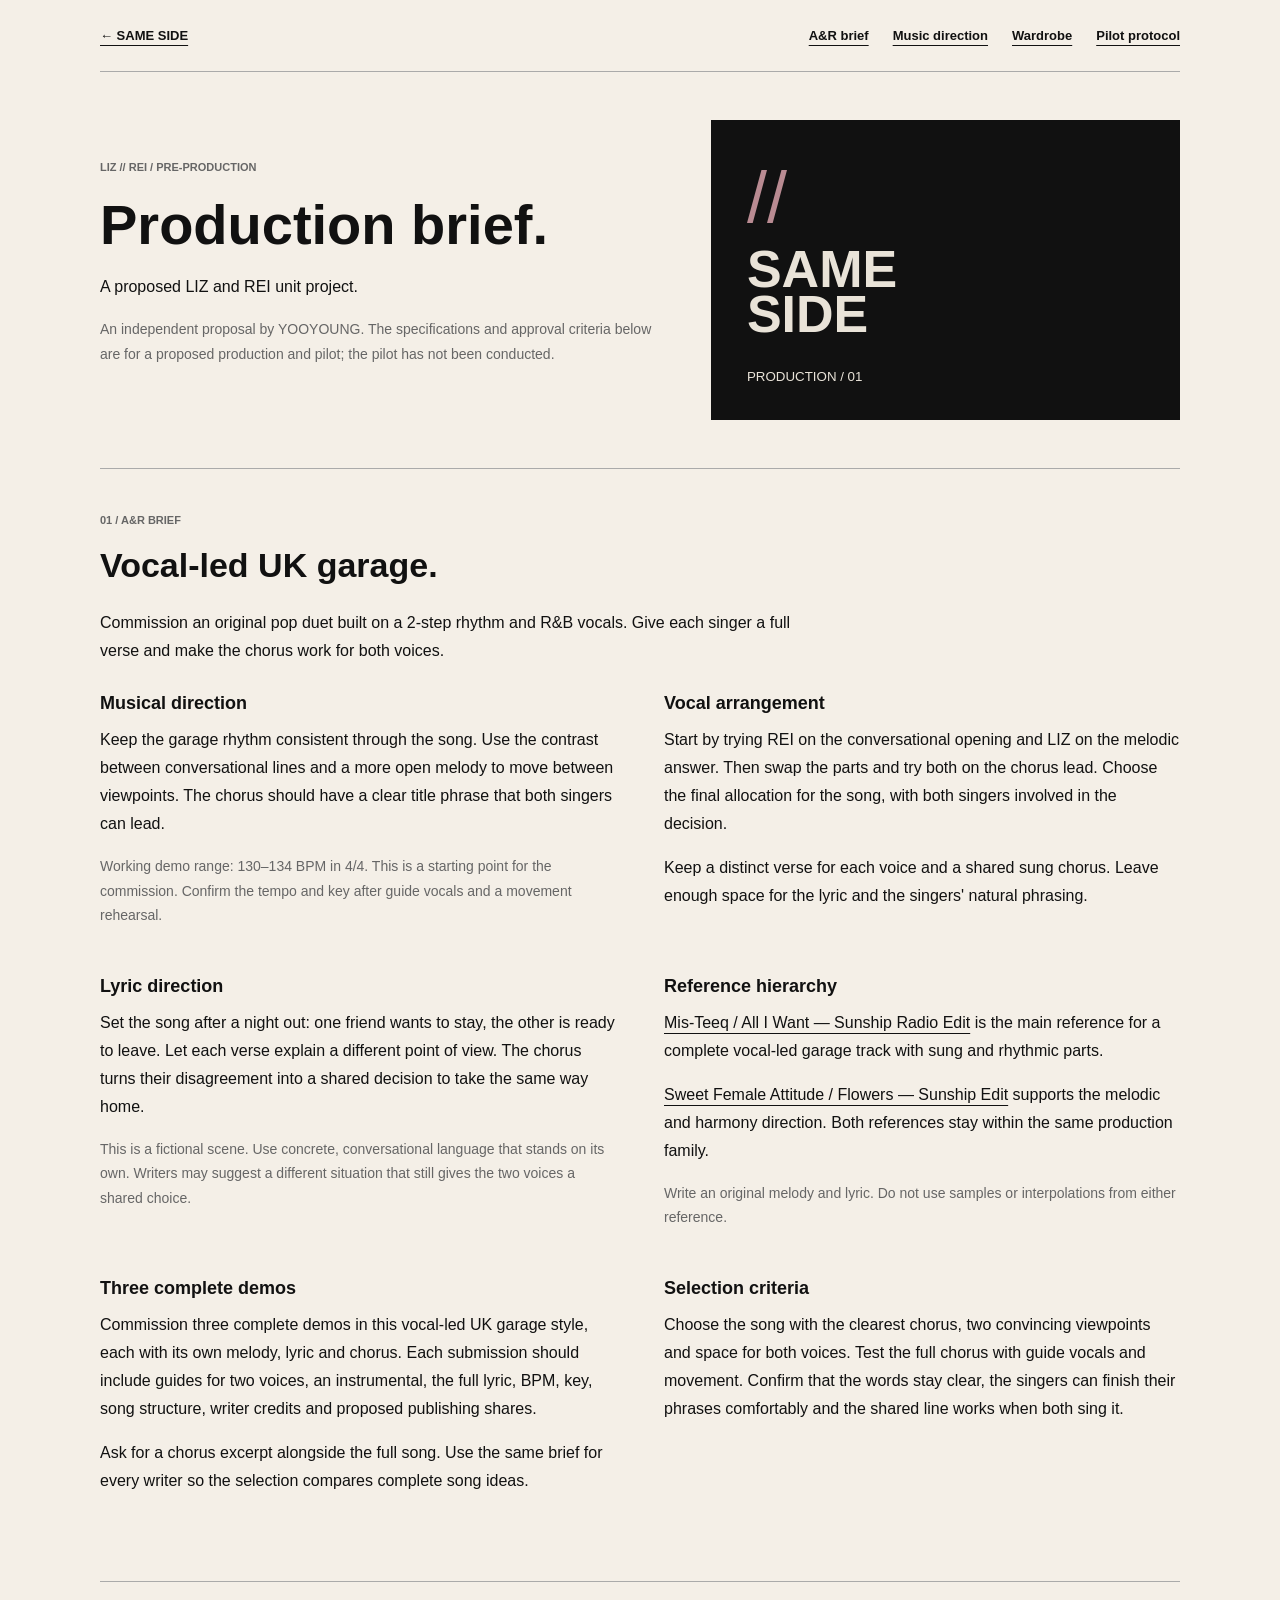
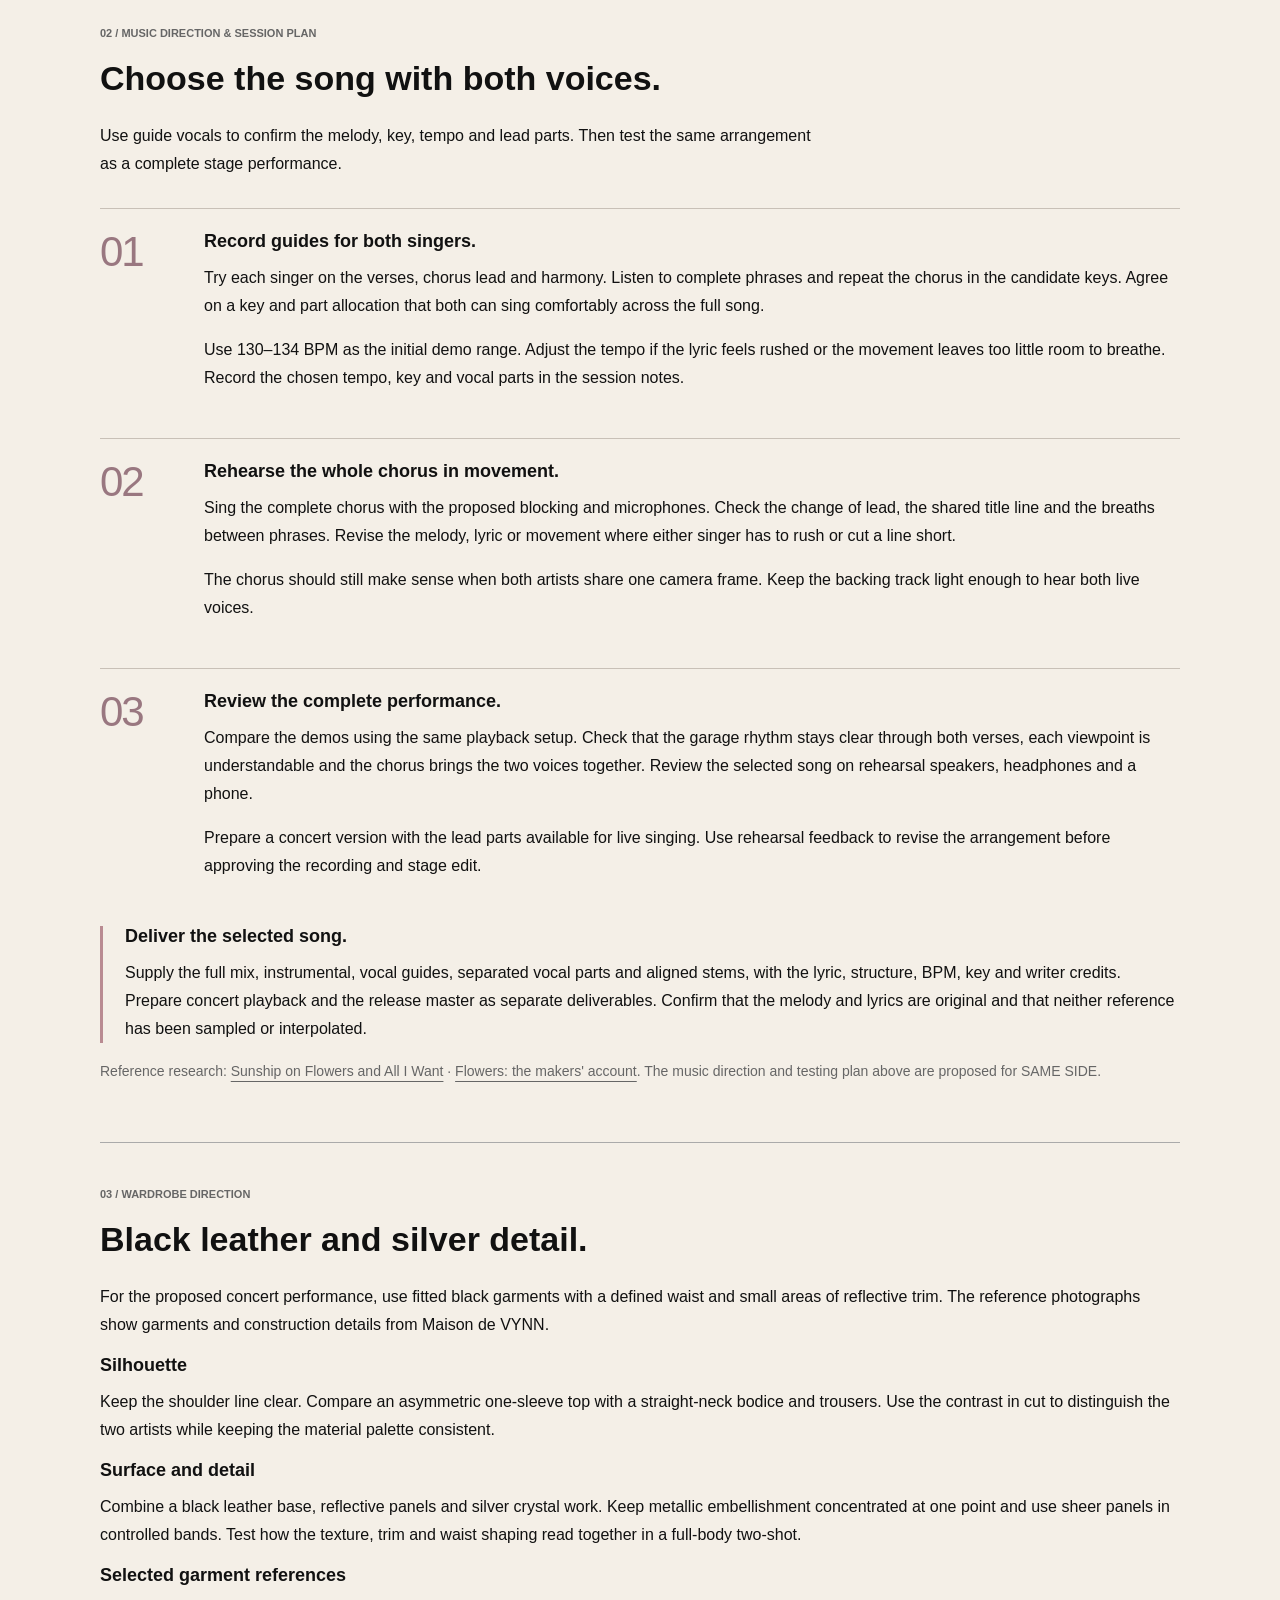
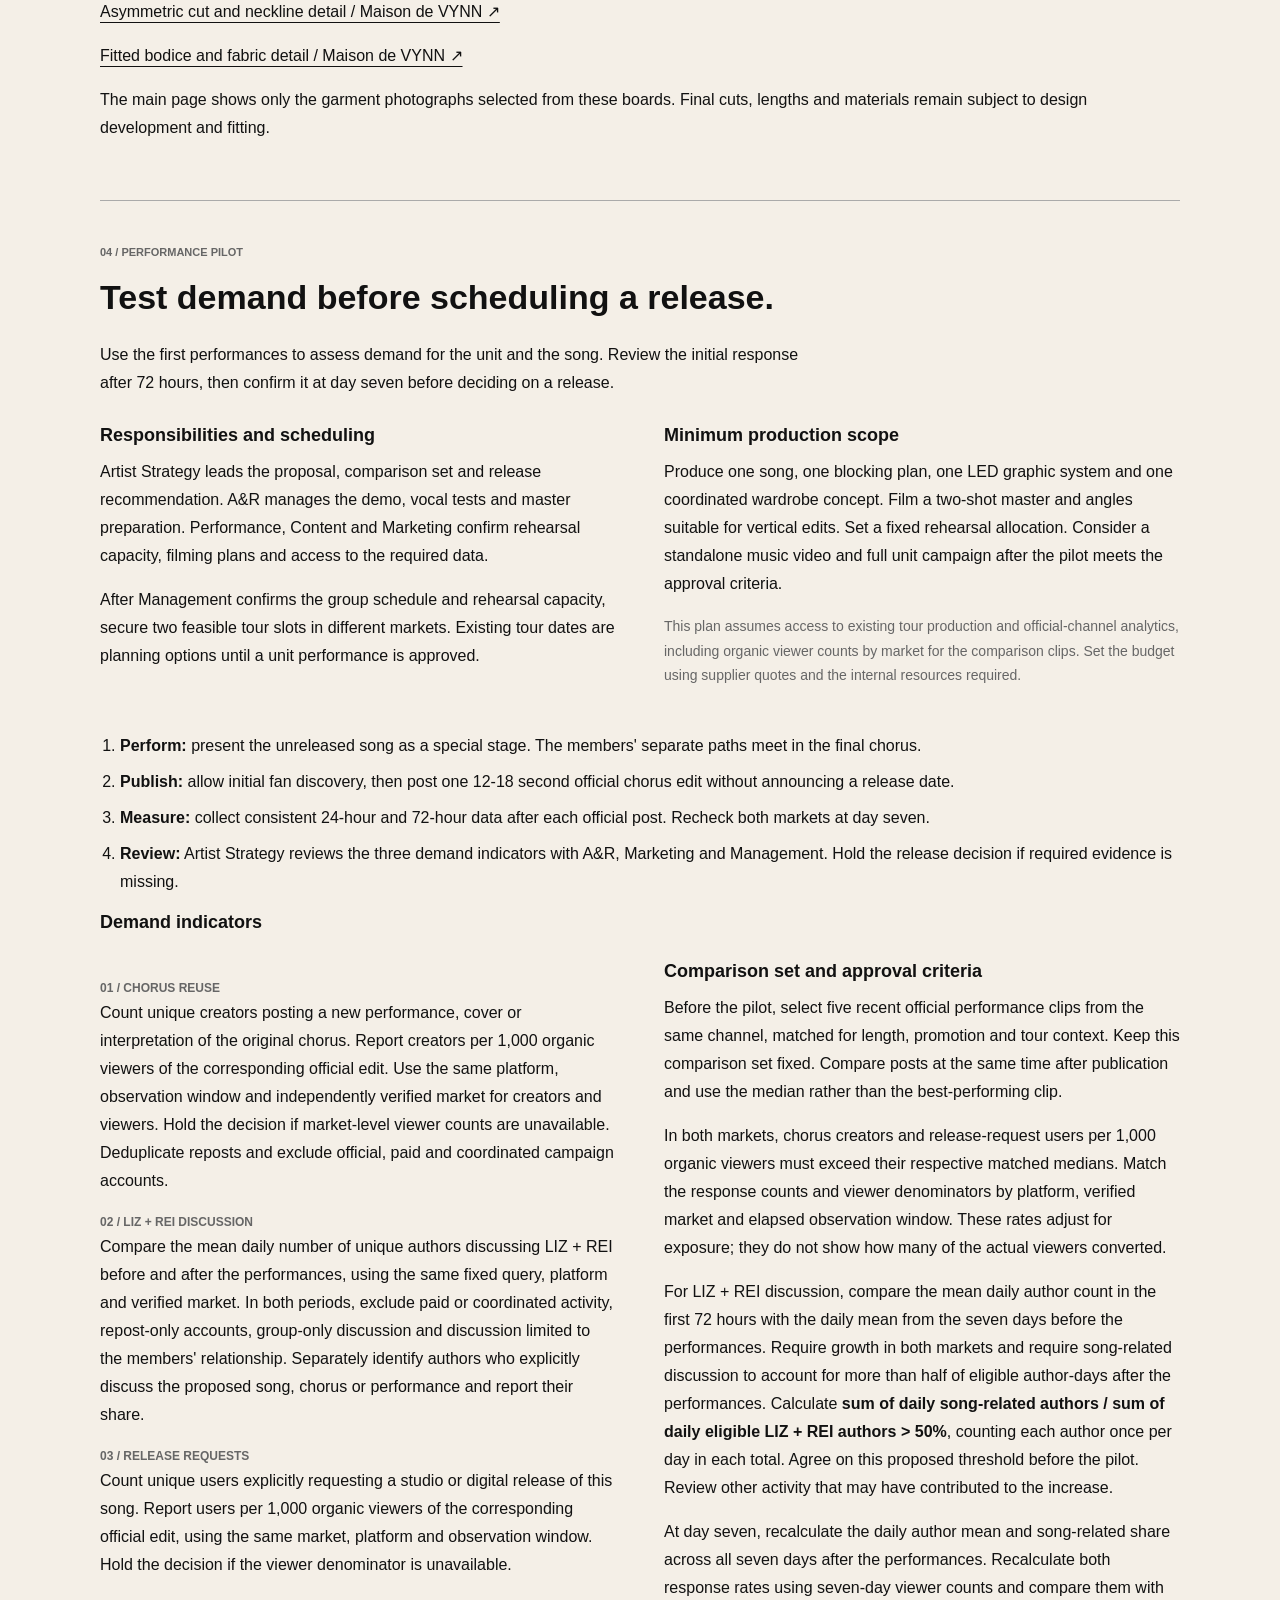
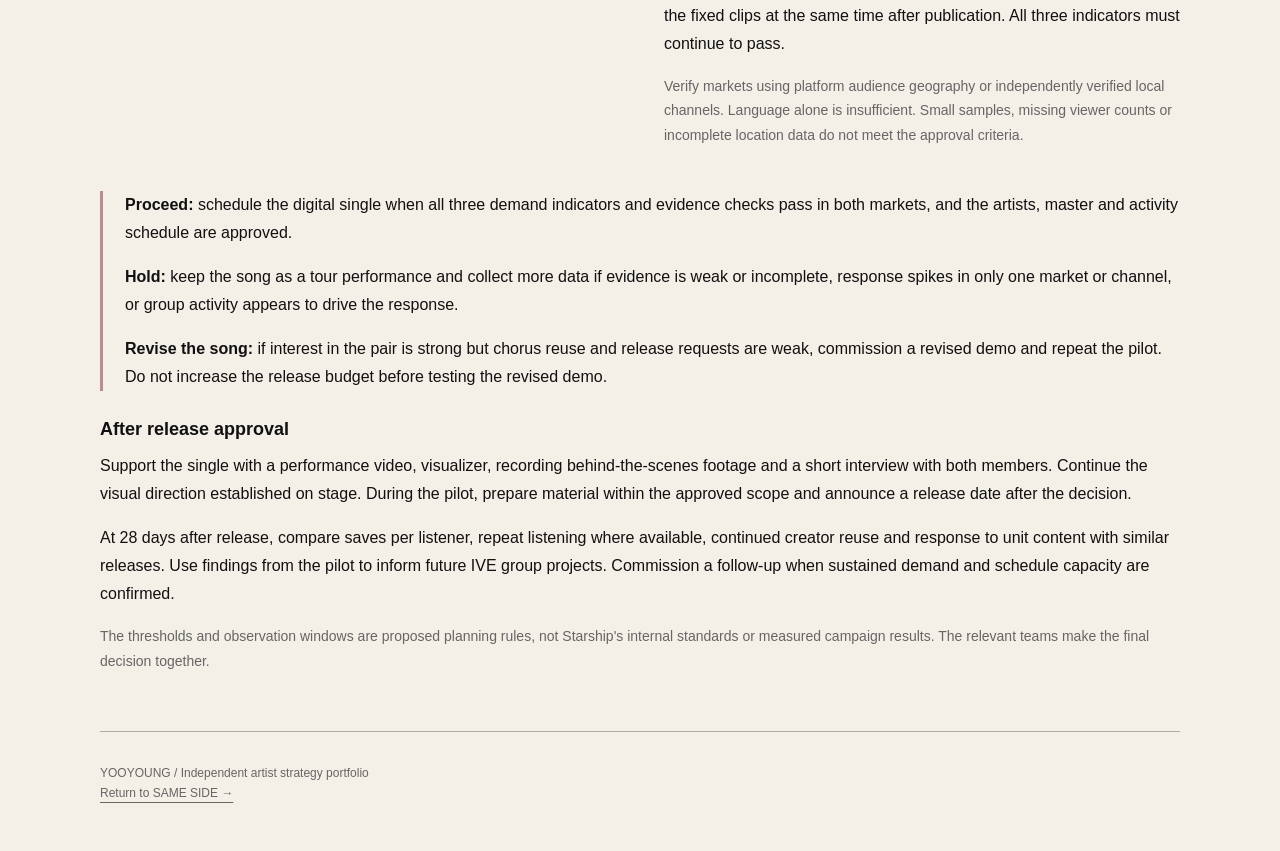
<file: briefs.html>
<!doctype html>
<html lang="en">
<head>
  <meta charset="utf-8" />
  <meta name="viewport" content="width=device-width, initial-scale=1" />
  <title>SAME SIDE - Production Brief &amp; Pilot Plan</title>
  <meta name="description" content="Music, wardrobe and performance pilot plans for SAME SIDE, an independent LIZ and REI unit proposal by YOOYOUNG." />
  <meta name="author" content="YOOYOUNG" />
  <link rel="icon" href="assets/favicon.svg" type="image/svg+xml" />
  <link rel="stylesheet" href="assets/briefs.css" />
  <link rel="stylesheet" href="assets/music-lead.css" />
  <link rel="stylesheet" href="assets/reader.css?v=20261014-music-review" />
  <link rel="stylesheet" href="assets/stage-rich.css?v=20261014-music-review" />
</head>
<body>
  <header>
    <a href="index.html?v=20261014-music-review#demo">&#8592; SAME SIDE</a>
    <nav aria-label="Brief sections"><a href="#demo">A&amp;R brief</a><a href="#music-direction">Music direction</a><a href="#wardrobe">Wardrobe</a><a href="#pilot">Pilot protocol</a></nav>
  </header>
  <main>
    <div class="intro">
      <div>
        <p class="eyebrow">LIZ // REI / Pre-production</p>
        <h1>Production brief.</h1>
        <p>A proposed LIZ and REI unit project.</p>
        <p class="note">An independent proposal by YOOYOUNG. The specifications and approval criteria below are for a proposed production and pilot; the pilot has not been conducted.</p>
      </div>
<div class="brief-monogram" aria-hidden="true"><span>//</span><strong>SAME<br />SIDE</strong><small>PRODUCTION / 01</small></div>
    </div>
    <section id="demo" aria-labelledby="demo-heading">
  <p class="eyebrow">01 / A&amp;R brief</p>
  <h2 id="demo-heading">Vocal-led UK garage.</h2>
  <p class="section-title">Commission an original pop duet built on a 2-step rhythm and R&amp;B vocals. Give each singer a full verse and make the chorus work for both voices.</p>
  <div class="columns">
    <div><h3>Musical direction</h3><p>Keep the garage rhythm consistent through the song. Use the contrast between conversational lines and a more open melody to move between viewpoints. The chorus should have a clear title phrase that both singers can lead.</p><p class="note">Working demo range: 130–134 BPM in 4/4. This is a starting point for the commission. Confirm the tempo and key after guide vocals and a movement rehearsal.</p></div>
    <div><h3>Vocal arrangement</h3><p>Start by trying REI on the conversational opening and LIZ on the melodic answer. Then swap the parts and try both on the chorus lead. Choose the final allocation for the song, with both singers involved in the decision.</p><p>Keep a distinct verse for each voice and a shared sung chorus. Leave enough space for the lyric and the singers' natural phrasing.</p></div>
    <div><h3>Lyric direction</h3><p>Set the song after a night out: one friend wants to stay, the other is ready to leave. Let each verse explain a different point of view. The chorus turns their disagreement into a shared decision to take the same way home.</p><p class="note">This is a fictional scene. Use concrete, conversational language that stands on its own. Writers may suggest a different situation that still gives the two voices a shared choice.</p></div>
    <div><h3>Reference hierarchy</h3><p><a href="https://www.youtube.com/watch?v=utXwPSV5z8M" target="_blank" rel="noreferrer">Mis-Teeq / All I Want — Sunship Radio Edit</a> is the main reference for a complete vocal-led garage track with sung and rhythmic parts.</p><p><a href="https://www.youtube.com/watch?v=-y3wjj2F8Dw" target="_blank" rel="noreferrer">Sweet Female Attitude / Flowers — Sunship Edit</a> supports the melodic and harmony direction. Both references stay within the same production family.</p><p class="note">Write an original melody and lyric. Do not use samples or interpolations from either reference.</p></div>
    <div><h3>Three complete demos</h3><p>Commission three complete demos in this vocal-led UK garage style, each with its own melody, lyric and chorus. Each submission should include guides for two voices, an instrumental, the full lyric, BPM, key, song structure, writer credits and proposed publishing shares.</p><p>Ask for a chorus excerpt alongside the full song. Use the same brief for every writer so the selection compares complete song ideas.</p></div>
    <div><h3>Selection criteria</h3><p>Choose the song with the clearest chorus, two convincing viewpoints and space for both voices. Test the full chorus with guide vocals and movement. Confirm that the words stay clear, the singers can finish their phrases comfortably and the shared line works when both sing it.</p></div>
  </div>
</section>
    <section id="music-direction" aria-labelledby="music-direction-title">
  <p class="eyebrow">02 / Music direction &amp; session plan</p>
  <h2 id="music-direction-title">Choose the song with both voices.</h2>
  <p class="section-title">Use guide vocals to confirm the melody, key, tempo and lead parts. Then test the same arrangement as a complete stage performance.</p>
  <div class="md-session"><span class="md-number" aria-hidden="true">01</span><div><h3>Record guides for both singers.</h3><p>Try each singer on the verses, chorus lead and harmony. Listen to complete phrases and repeat the chorus in the candidate keys. Agree on a key and part allocation that both can sing comfortably across the full song.</p><p>Use 130–134 BPM as the initial demo range. Adjust the tempo if the lyric feels rushed or the movement leaves too little room to breathe. Record the chosen tempo, key and vocal parts in the session notes.</p></div></div>
  <div class="md-session"><span class="md-number" aria-hidden="true">02</span><div><h3>Rehearse the whole chorus in movement.</h3><p>Sing the complete chorus with the proposed blocking and microphones. Check the change of lead, the shared title line and the breaths between phrases. Revise the melody, lyric or movement where either singer has to rush or cut a line short.</p><p>The chorus should still make sense when both artists share one camera frame. Keep the backing track light enough to hear both live voices.</p></div></div>
  <div class="md-session"><span class="md-number" aria-hidden="true">03</span><div><h3>Review the complete performance.</h3><p>Compare the demos using the same playback setup. Check that the garage rhythm stays clear through both verses, each viewpoint is understandable and the chorus brings the two voices together. Review the selected song on rehearsal speakers, headphones and a phone.</p><p>Prepare a concert version with the lead parts available for live singing. Use rehearsal feedback to revise the arrangement before approving the recording and stage edit.</p></div></div>
  <div class="md-acceptance"><h3>Deliver the selected song.</h3><p>Supply the full mix, instrumental, vocal guides, separated vocal parts and aligned stems, with the lyric, structure, BPM, key and writer credits. Prepare concert playback and the release master as separate deliverables. Confirm that the melody and lyrics are original and that neither reference has been sampled or interpolated.</p></div>
  <p class="note">Reference research: <a href="https://www.crookesmagazine.com/music/sunship-interview/" target="_blank" rel="noreferrer">Sunship on Flowers and All I Want</a> · <a href="https://djmag.com/watch/sweet-female-attitude-sunship-flowers-making-of-ukg-classic" target="_blank" rel="noreferrer">Flowers: the makers' account</a>. The music direction and testing plan above are proposed for SAME SIDE.</p>
</section>

<section class="brief-section" id="wardrobe" aria-labelledby="wardrobe-title"><p class="eyebrow">03 / Wardrobe direction</p><h2 id="wardrobe-title">Black leather and silver detail.</h2><p class="lead">For the proposed concert performance, use fitted black garments with a defined waist and small areas of reflective trim. The reference photographs show garments and construction details from Maison de VYNN.</p><h3>Silhouette</h3><p>Keep the shoulder line clear. Compare an asymmetric one-sleeve top with a straight-neck bodice and trousers. Use the contrast in cut to distinguish the two artists while keeping the material palette consistent.</p><h3>Surface and detail</h3><p>Combine a black leather base, reflective panels and silver crystal work. Keep metallic embellishment concentrated at one point and use sheer panels in controlled bands. Test how the texture, trim and waist shaping read together in a full-body two-shot.</p><h3>Selected garment references</h3><p><a href="https://www.instagram.com/maisondevynn/p/DSmyXWpEx-F/?img_index=5" target="_blank" rel="noreferrer">Asymmetric cut and neckline detail / Maison de VYNN ↗</a></p><p><a href="https://www.instagram.com/maisondevynn/p/DSmyXWpEx-F/?img_index=3" target="_blank" rel="noreferrer">Fitted bodice and fabric detail / Maison de VYNN ↗</a></p><p class="brief-note">The main page shows only the garment photographs selected from these boards. Final cuts, lengths and materials remain subject to design development and fitting.</p></section>


    <section id="pilot" aria-labelledby="pilot-heading">
      <p class="eyebrow">04 / Performance pilot</p>
      <h2 id="pilot-heading">Test demand before scheduling a release.</h2>
      <p class="section-title">Use the first performances to assess demand for the unit and the song. Review the initial response after 72 hours, then confirm it at day seven before deciding on a release.</p>
      <div class="columns">
        <div>
          <h3>Responsibilities and scheduling</h3>
          <p>Artist Strategy leads the proposal, comparison set and release recommendation. A&amp;R manages the demo, vocal tests and master preparation. Performance, Content and Marketing confirm rehearsal capacity, filming plans and access to the required data.</p>
          <p>After Management confirms the group schedule and rehearsal capacity, secure two feasible tour slots in different markets. Existing tour dates are planning options until a unit performance is approved.</p>
        </div>
        <div>
          <h3>Minimum production scope</h3>
          <p>Produce one song, one blocking plan, one LED graphic system and one coordinated wardrobe concept. Film a two-shot master and angles suitable for vertical edits. Set a fixed rehearsal allocation. Consider a standalone music video and full unit campaign after the pilot meets the approval criteria.</p>
          <p class="note">This plan assumes access to existing tour production and official-channel analytics, including organic viewer counts by market for the comparison clips. Set the budget using supplier quotes and the internal resources required.</p>
        </div>
      </div>
      <ol>
        <li><strong>Perform:</strong> present the unreleased song as a special stage. The members' separate paths meet in the final chorus.</li>
        <li><strong>Publish:</strong> allow initial fan discovery, then post one 12-18 second official chorus edit without announcing a release date.</li>
        <li><strong>Measure:</strong> collect consistent 24-hour and 72-hour data after each official post. Recheck both markets at day seven.</li>
        <li><strong>Review:</strong> Artist Strategy reviews the three demand indicators with A&amp;R, Marketing and Management. Hold the release decision if required evidence is missing.</li>
      </ol>
      <h3>Demand indicators</h3>
      <div class="columns">
        <div>
          <dl>
            <dt>01 / Chorus reuse</dt><dd>Count unique creators posting a new performance, cover or interpretation of the original chorus. Report creators per 1,000 organic viewers of the corresponding official edit. Use the same platform, observation window and independently verified market for creators and viewers. Hold the decision if market-level viewer counts are unavailable. Deduplicate reposts and exclude official, paid and coordinated campaign accounts.</dd>
            <dt>02 / LIZ + REI discussion</dt><dd>Compare the mean daily number of unique authors discussing LIZ + REI before and after the performances, using the same fixed query, platform and verified market. In both periods, exclude paid or coordinated activity, repost-only accounts, group-only discussion and discussion limited to the members' relationship. Separately identify authors who explicitly discuss the proposed song, chorus or performance and report their share.</dd>
            <dt>03 / Release requests</dt><dd>Count unique users explicitly requesting a studio or digital release of this song. Report users per 1,000 organic viewers of the corresponding official edit, using the same market, platform and observation window. Hold the decision if the viewer denominator is unavailable.</dd>
          </dl>
        </div>
        <div>
          <h3>Comparison set and approval criteria</h3>
          <p>Before the pilot, select five recent official performance clips from the same channel, matched for length, promotion and tour context. Keep this comparison set fixed. Compare posts at the same time after publication and use the median rather than the best-performing clip.</p>
          <p>In both markets, chorus creators and release-request users per 1,000 organic viewers must exceed their respective matched medians. Match the response counts and viewer denominators by platform, verified market and elapsed observation window. These rates adjust for exposure; they do not show how many of the actual viewers converted.</p>
          <p>For LIZ + REI discussion, compare the mean daily author count in the first 72 hours with the daily mean from the seven days before the performances. Require growth in both markets and require song-related discussion to account for more than half of eligible author-days after the performances. Calculate <strong>sum of daily song-related authors / sum of daily eligible LIZ + REI authors &gt; 50%</strong>, counting each author once per day in each total. Agree on this proposed threshold before the pilot. Review other activity that may have contributed to the increase.</p>
          <p>At day seven, recalculate the daily author mean and song-related share across all seven days after the performances. Recalculate both response rates using seven-day viewer counts and compare them with the fixed clips at the same time after publication. All three indicators must continue to pass.</p>
          <p class="note">Verify markets using platform audience geography or independently verified local channels. Language alone is insufficient. Small samples, missing viewer counts or incomplete location data do not meet the approval criteria.</p>
        </div>
      </div>
      <div class="decision">
        <p><strong>Proceed:</strong> schedule the digital single when all three demand indicators and evidence checks pass in both markets, and the artists, master and activity schedule are approved.</p>
        <p><strong>Hold:</strong> keep the song as a tour performance and collect more data if evidence is weak or incomplete, response spikes in only one market or channel, or group activity appears to drive the response.</p>
        <p><strong>Revise the song:</strong> if interest in the pair is strong but chorus reuse and release requests are weak, commission a revised demo and repeat the pilot. Do not increase the release budget before testing the revised demo.</p>
      </div>
      <h3>After release approval</h3>
      <p>Support the single with a performance video, visualizer, recording behind-the-scenes footage and a short interview with both members. Continue the visual direction established on stage. During the pilot, prepare material within the approved scope and announce a release date after the decision.</p>
      <p>At 28 days after release, compare saves per listener, repeat listening where available, continued creator reuse and response to unit content with similar releases. Use findings from the pilot to inform future IVE group projects. Commission a follow-up when sustained demand and schedule capacity are confirmed.</p>
      <p class="note">The thresholds and observation windows are proposed planning rules, not Starship's internal standards or measured campaign results. The relevant teams make the final decision together.</p>
    </section>
  </main>
  <footer>YOOYOUNG / Independent artist strategy portfolio<br /><a href="index.html?v=20261014-music-review#loop">Return to SAME SIDE &#8594;</a></footer>
</body>
</html>
</file>
<file: assets/music-lead.css>
.scene.music-lead {
  --ml-bone: #eee8de;
  --ml-ink: #191819;
  --ml-rose: #b98b92;
  padding: clamp(72px, 7vw, 104px) clamp(20px, 4vw, 72px);
  background: var(--ml-bone);
  color: var(--ml-ink);
  border-top: 1px solid rgba(25, 24, 25, .22);
}
.ml-wrap { width: min(1440px, 100%); margin: 0 auto; }
.ml-heading { display: grid; grid-template-columns: 1.12fr 1fr; align-items: end; gap: 50px; margin-bottom: 34px; }
.music-lead .ml-eyebrow { margin: 0 0 15px; font-size: 10px; font-weight: 750; letter-spacing: .13em; text-transform: uppercase; color: #635a5c; }
.music-lead h2 { margin: 0; font-size: clamp(44px, 5.5vw, 80px); line-height: .98; font-weight: 600; letter-spacing: -.052em; }
.ml-intent { max-width: 470px; justify-self: end; }
.music-lead .ml-intent p { margin: 0; font-size: clamp(16px, 1.3vw, 19px); line-height: 1.5; }
.ml-proposal { display: block; margin-top: 15px; font-size: 10px; font-weight: 650; letter-spacing: .07em; text-transform: uppercase; color: #735b61; }
.ml-console { padding: 27px 30px 20px; color: var(--ml-bone); background: var(--ml-ink); }
.ml-console-top { display: flex; align-items: center; gap: 48px; margin-bottom: 26px; }
.music-lead .ml-tempo { display: flex; align-items: center; gap: 15px; margin: 0; white-space: nowrap; }
.ml-tempo strong { font-size: 66px; font-weight: 500; letter-spacing: -.065em; line-height: .9; }
.ml-tempo > span { color: #c6bdbc; font-size: 10px; line-height: 1.6; letter-spacing: .08em; text-transform: uppercase; }
.music-lead .ml-console-copy h3 { margin: 0 0 7px; font-size: 18px; font-weight: 550; letter-spacing: -.02em; }
.music-lead .ml-console-copy p { max-width: 700px; margin: 0; color: #bdb4b4; font-size: 12px; line-height: 1.6; }
.ml-step-grid { display: grid; grid-template-columns: 60px repeat(16, minmax(0, 1fr)); align-items: center; gap: 9px 5px; }
.ml-step-grid > span { text-align: center; font-size: 10px; color: #969093; font-style: normal; }
.ml-step-grid .ml-beat { color: var(--ml-bone); font-weight: 700; }
.ml-step-grid .ml-track-name { text-align: left; font-size: 9px; font-weight: 700; letter-spacing: .06em; color: #c7bebd; }
.ml-step-grid .ml-step-header { color: #817c7e; }
.ml-step-grid > i { position: relative; display: block; height: clamp(21px, 2.6vw, 34px); background: #282527; border: 1px solid #3c3639; border-radius: 2px; }
.ml-step-grid > i:nth-child(17n + 2), .ml-step-grid > i:nth-child(17n + 6), .ml-step-grid > i:nth-child(17n + 10), .ml-step-grid > i:nth-child(17n + 14) { border-left-color: #76696e; }
.ml-step-grid .ml-hit::after { content: ""; position: absolute; inset: 6px; background: var(--ml-bone); border-radius: 1px; }
.ml-step-grid .ml-snare::after { background: var(--ml-rose); }
.ml-step-grid .ml-hat::after { inset: 10px 7px; background: #a8aca7; }
.ml-step-grid .ml-late::after { border-right: 3px solid var(--ml-bone); transform: translateX(2px); }
.ml-console-bottom { display: flex; align-items: center; justify-content: space-between; flex-wrap: wrap; gap: 15px; margin-top: 17px; }
.music-lead .ml-pattern-key { display: flex; align-items: center; flex-wrap: wrap; gap: 8px; margin: 0; font-size: 9px; color: #b8adaf; }
.ml-key-hit { display: inline-block; width: 8px; height: 8px; background: var(--ml-bone); }
.ml-key-late { display: inline-block; width: 8px; height: 8px; margin-left: 8px; background: #a8aca7; border-right: 2px solid var(--ml-bone); }
.ml-grid-note { margin-left: 13px; color: #b8adaf; }
.ml-audition { display: flex; align-items: center; gap: 13px; }
.ml-audition[hidden], .ml-audio-note[hidden] { display: none; }
.ml-play { display: flex; align-items: center; justify-content: space-between; gap: 22px; min-height: 36px; padding: 8px 11px; border: 1px solid #8e727a; border-radius: 0; background: transparent; font: inherit; font-size: 10px; color: var(--ml-bone); cursor: pointer; }
.ml-play:hover { background: #362a2f; }
.ml-play:focus-visible, .ml-checkpoint a:focus-visible { outline: 2px solid var(--ml-rose); outline-offset: 4px; }
.ml-play[aria-pressed="true"] { border-color: var(--ml-bone); }
.ml-audio-state { font-size: 9px; color: #c1b7b9; }
.music-lead .ml-audio-note { margin: 12px 0 0; color: #a99fa1; font-size: 9px; line-height: 1.5; }
.ml-writing { display: grid; grid-template-columns: 1.12fr 1fr; gap: 50px; margin-top: 30px; }
.ml-harmony { padding-right: 20px; }
.music-lead .ml-writing h3 { margin: 0 0 15px; font-size: 24px; line-height: 1.1; font-weight: 550; letter-spacing: -.035em; }
.music-lead .ml-writing p:not(.ml-eyebrow) { margin: 0; font-size: 12px; line-height: 1.65; color: #51484b; }
.music-lead .ml-harmony .ml-chords { margin: 0 0 13px; font-size: clamp(13px, 1.3vw, 18px); font-weight: 600; letter-spacing: -.01em; color: var(--ml-ink); white-space: nowrap; }
.ml-chords span { margin: 0 3px; font-weight: 400; color: #9b747e; }
.ml-voice-row { display: grid; grid-template-columns: 48px 1fr; gap: 20px; padding: 0 0 16px; }
.ml-voice-row + .ml-voice-row { padding-top: 16px; border-top: 1px solid #c9bfc0; }
.ml-voice-row strong { font-size: 18px; font-weight: 650; letter-spacing: -.035em; }
.music-lead .ml-writing .ml-voice-caveat { margin-top: 4px; font-size: 10px; color: #766568; }
.ml-checkpoint { display: grid; grid-template-columns: 155px 1fr auto; align-items: start; gap: 30px; margin-top: 28px; padding-top: 22px; border-top: 2px solid var(--ml-rose); }
.ml-check-label { font-size: 10px; line-height: 1.5; text-transform: uppercase; letter-spacing: .08em; font-weight: 650; color: #755c62; }
.music-lead .ml-checkpoint p { max-width: 650px; margin: 0; font-size: 12px; line-height: 1.6; }
.ml-checkpoint a { font-size: 11px; line-height: 1.6; font-weight: 650; white-space: nowrap; border-bottom: 1px solid #96777f; }
.ml-checkpoint a span { margin-left: 10px; }

/* The production-page fragment shares only this small, scoped layout. */
.md-session { display: grid; grid-template-columns: 80px 1fr; gap: 24px; margin: 30px 0; padding-top: 22px; border-top: 1px solid #c8c0b7; }
.md-session > .md-number { font-size: 42px; line-height: 1; font-weight: 500; color: #997780; letter-spacing: -.05em; }
.md-session h3 { margin-bottom: 12px; }
.md-session .md-caption { color: #6c6064; font-size: 13px; }
.md-session .md-checks { padding-left: 20px; margin-top: 16px; }
.md-session .md-checks li { padding-left: 4px; }
.md-session code { font-family: inherit; font-weight: 650; font-size: .94em; }
.md-revisions { width: 100%; border-collapse: collapse; margin: 24px 0; }
.md-revisions th, .md-revisions td { padding: 14px 16px 14px 0; text-align: left; vertical-align: top; border-top: 1px solid #c8c0b7; font-size: 14px; line-height: 1.6; }
.md-revisions th { width: 23%; font-weight: 600; }
.md-revisions td:last-child { width: 23%; color: #6c6064; padding-right: 0; }
.md-revisions thead th { font-size: 11px; text-transform: uppercase; letter-spacing: .06em; color: #6c6064; }
.md-acceptance { margin-top: 28px; border-left: 3px solid #b98b92; padding-left: 22px; }

@media (max-width: 960px) {
  .ml-heading, .ml-writing { gap: 30px; grid-template-columns: 1fr 1fr; }
  .ml-intent { max-width: 360px; }
  .ml-console { padding: 24px; }
  .ml-console-top { gap: 30px; }
  .ml-checkpoint { grid-template-columns: 125px 1fr; gap: 22px; }
  .ml-checkpoint a { grid-column: 2; justify-self: start; }
}
@media (max-width: 640px) {
  .scene.music-lead { padding: 66px 18px; }
  .ml-heading, .ml-writing { grid-template-columns: 1fr; gap: 25px; }
  .music-lead h2 { font-size: clamp(40px, 11vw, 65px); }
  .ml-intent { justify-self: start; max-width: 440px; }
  .music-lead .ml-intent p { font-size: 15px; }
  .ml-console { margin-top: 28px; padding: 22px 14px 16px; }
  .ml-console-top { flex-direction: column; align-items: start; gap: 20px; margin-bottom: 20px; }
  .ml-tempo strong { font-size: 60px; }
  .music-lead .ml-console-copy h3 { font-size: 17px; }
  .ml-step-grid { grid-template-columns: 38px repeat(16, minmax(0, 1fr)); column-gap: 2px; row-gap: 8px; }
  .ml-step-grid > span { font-size: 8px; }
  .ml-step-grid .ml-track-name { font-size: 7px; letter-spacing: 0; }
  .ml-step-grid > i { height: 23px; border-radius: 0; }
  .ml-step-grid .ml-hit::after { inset: 5px 2px; }
  .ml-step-grid .ml-hat::after { inset: 9px 2px; }
  .ml-step-grid .ml-late::after { border-right-width: 1px; transform: translateX(1px); }
  .ml-grid-note { width: 100%; margin: 2px 0 0; }
  .ml-audition { flex-wrap: wrap; gap: 10px; width: 100%; }
  .ml-play { min-height: 42px; }
  .ml-writing { margin-top: 29px; gap: 28px; }
  .ml-harmony { padding-right: 0; }
  .music-lead .ml-harmony .ml-chords { font-size: 15px; }
  .music-lead .ml-writing p:not(.ml-eyebrow) { font-size: 13px; }
  .ml-voice-row { grid-template-columns: 42px 1fr; gap: 16px; }
  .ml-checkpoint { grid-template-columns: 1fr; gap: 12px; margin-top: 25px; }
  .ml-checkpoint a { grid-column: auto; }
  .music-lead .ml-checkpoint p { font-size: 13px; }
  .md-session { grid-template-columns: 1fr; gap: 14px; }
  .md-session > .md-number { font-size: 32px; }
  .md-revisions, .md-revisions tbody, .md-revisions caption, .md-revisions tr { display: block; }
  .md-revisions caption { text-align: left; margin-bottom: 16px; }
  .md-revisions thead { position: absolute; width: 1px; height: 1px; margin: -1px; padding: 0; overflow: hidden; clip-path: inset(50%); }
  .md-revisions tr { border-top: 1px solid #c8c0b7; padding: 16px 0; }
  .md-revisions th, .md-revisions td, .md-revisions td:last-child { display: block; width: 100%; padding: 0; border: 0; font-size: 14px; }
  .md-revisions th { font-size: 16px; margin-bottom: 12px; }
  .md-revisions td + td { margin-top: 12px; }
  .md-revisions td::before { content: attr(data-label); display: block; margin-bottom: 3px; font-size: 10px; letter-spacing: .06em; text-transform: uppercase; color: #7c646a; font-weight: 600; }
}
@media print {
  .ml-audition, .ml-audio-note { display: none !important; }
  .ml-console { background: #191819 !important; color: #eee8de !important; print-color-adjust: exact; }
  .md-session { break-inside: avoid; }
}
</file>
<file: assets/wardrobe.css>
/* Original garment-flat section. Prefixes isolate it from legacy visual styles. */
.visual-code { background: var(--bone); }
.vc-layout { width: min(1400px, 100%); margin: auto; display: grid; grid-template-columns: .82fr 1.5fr; gap: 32px 56px; align-items: start; }
.vc-heading { padding-top: 22px; }
.vc-heading .subheadline { font-size: clamp(46px, 5.1vw, 78px); line-height: .95; }
.vc-intro { max-width: 330px; margin-top: 26px; font-size: 18px; line-height: 1.45; }
.vc-status { max-width: 300px; margin-top: 26px; color: var(--muted); font-size: 11px; line-height: 1.5; font-weight: 700; text-transform: uppercase; letter-spacing: .06em; }
.vc-looks { display: grid; grid-template-columns: repeat(2, minmax(0, 1fr)); gap: 28px; }
.vc-look { margin: 0; min-width: 0; }
.vc-flat-wrap { border-top: 1px solid var(--line); border-bottom: 1px solid var(--line); background: rgba(244, 239, 231, .52); }
.vc-flat { display: block; width: 100%; height: auto; max-height: 520px; }
.vc-guide { stroke: #9c968d; stroke-width: .7; stroke-dasharray: 3 6; opacity: .3; fill: none; }
.vc-callout-line { stroke: #857f78; stroke-width: .85; fill: none; }
.vc-svg-label { fill: #5c5650; font: 7px Arial, sans-serif; letter-spacing: .6px; }
.vc-svg-foot { fill: #726b62; font: 7px Arial, sans-serif; letter-spacing: 1.1px; }
.vc-look figcaption { padding-top: 19px; }
.vc-artist { display: flex; align-items: baseline; justify-content: space-between; gap: 10px; font-size: 21px; font-weight: 900; }
.vc-artist span { color: var(--muted); font-size: 10px; font-weight: 700; letter-spacing: .08em; text-transform: uppercase; }
.vc-look h3 { margin-top: 11px; font-size: 18px; line-height: 1.15; }
.vc-look figcaption > p:last-child { margin-top: 9px; color: var(--muted); font-size: 14px; line-height: 1.45; }
.vc-production { grid-column: 1 / -1; display: grid; grid-template-columns: repeat(3, minmax(0, 1fr)); gap: 26px; border-top: 1px solid var(--line); padding-top: 21px; }
.vc-production > div { display: grid; grid-template-columns: 75px 1fr; gap: 14px; }
.vc-production span { font-size: 11px; font-weight: 850; text-transform: uppercase; letter-spacing: .06em; }
.vc-production p { color: var(--muted); font-size: 13px; line-height: 1.45; }
.vc-finish { grid-column: 1 / -1; display: flex; justify-content: space-between; align-items: start; gap: 34px; }
.vc-finish p { max-width: 830px; color: var(--muted); font-size: 13px; line-height: 1.45; }
.vc-finish strong { color: var(--ink); }
.vc-finish .brief-link { flex: 0 0 auto; margin: 0; font-size: 12px; }
@media (max-width: 980px) {
  .vc-layout { grid-template-columns: 1fr; gap: 30px; }
  .vc-heading { display: grid; grid-template-columns: 1fr 1fr; gap: 10px 30px; padding-top: 0; }
  .vc-heading .eyebrow { grid-column: 1 / -1; }
  .vc-heading .subheadline { grid-row: span 2; }
  .vc-intro, .vc-status { margin-top: 0; max-width: none; }
  .vc-production { gap: 18px; }
  .vc-production > div { grid-template-columns: 1fr; gap: 7px; }
  .vc-finish { flex-direction: column; gap: 18px; }
}
@media (max-width: 560px) {
  .vc-heading { display: block; }
  .vc-intro { margin-top: 22px; font-size: 16px; }
  .vc-status { margin-top: 15px; }
  .vc-looks { gap: 15px; }
  .vc-artist { display: block; font-size: 20px; }
  .vc-artist span { display: block; margin-top: 4px; }
  .vc-look h3 { font-size: 15px; }
  .vc-look figcaption > p:last-child { font-size: 12px; }
  .vc-production { grid-template-columns: 1fr; gap: 16px; }
  .vc-production > div { grid-template-columns: 77px 1fr; gap: 12px; }
}
</file>
<file: assets/refinements.css>
/* Scene compositions: one photograph per source, distinct working diagrams. */
.scene { min-width:0; }
.scene > *, .ip-diagram > *, .supply-line > *, .vc-layout > *, .vc-production > * { min-width:0; }
.visual-code { grid-template-columns:minmax(0,1fr); }
.vc-heading .subheadline { font-size:clamp(40px,4.25vw,64px); }
.commissioning .eyebrow,.commissioning .kicker { color:#5b5652; }
.hero { display:grid; grid-template-columns:1.05fr 1fr; min-height:calc(100svh - var(--nav-height)); }
.hero-visual { position:relative; grid-column:2; grid-row:1; display:block; min-height:640px; }
.hero-panel.right { position:absolute; inset:0; }
.hero-panel.right.image-backed.has-image { background-image:var(--bg-url); background-size:cover; background-position:center top; }
.hero-copy { grid-column:1; grid-row:1; align-self:stretch; display:flex; flex-direction:column; justify-content:space-between; padding:clamp(36px,4vw,64px); }
.hero-grid { display:block; margin:36px 0; }
.hero .display { font-size:clamp(72px,10vw,148px); }
.hero-meta { justify-items:start; text-align:left; margin-top:32px; }
.hero-bottom { display:block; margin-top:0; }
.hero-main-copy { max-width:30ch; font-size:18px; line-height:1.2; }
.hero-route { width:100%; margin-top:24px; grid-template-columns:repeat(2,minmax(0,1fr)); }
.hero-route strong { line-height:1.3; }
.proof-photo { aspect-ratio:4/4.5; }
.proof .headline { font-size:clamp(52px,7vw,98px); }
.role-panel { min-height:650px; }
.ip-space { display:grid; grid-template-columns:1fr 1fr; background:#eee7dc; gap:clamp(30px,6vw,90px); }
.ip-space .headline { font-size:clamp(46px,5.6vw,80px); margin:28px 0; }
.ip-heading { align-self:center; }
.ip-diagram { display:grid; gap:0; border-top:1px solid #111; }
.ip-input { display:flex; flex-wrap:wrap; justify-content:space-between; gap:14px; border-bottom:1px solid rgba(17,17,17,.24); padding:22px 0; align-items:baseline; }
.ip-input span,.ip-output>span { font-size:11px; letter-spacing:.06em; text-transform:uppercase; }
.ip-input strong { font-size:clamp(20px,2.2vw,32px); }
.ip-output { margin-top:38px; padding:30px; background:#111; color:var(--bone); }
.ip-output strong { display:block; position:relative; margin:26px 0; font-size:clamp(46px,6vw,82px); line-height:.82; letter-spacing:-.04em; }
.ip-output i { position:absolute; right:0; bottom:0; font-style:normal; color:var(--rose); font-weight:400; }
.ip-output p { font-size:15px; line-height:1.5; color:#b9b3a9; }
.scene-footnote { grid-column:1/-1; padding-top:18px; border-top:1px solid var(--line); color:#6a6159; font-size:12px; max-width:none; }
.calendar-scene { display:grid; grid-template-columns:1fr 1fr; gap:clamp(36px,5vw,72px); background:#f8f5ef; }
.calendar-scene .headline { font-size:clamp(46px,5.5vw,78px); margin:28px 0; }
.six-lanes { display:grid; grid-template-columns:repeat(6,1fr); gap:8px; min-height:200px; align-items:start; }
.six-lanes span { font-size:10px; padding-top:34px; text-align:center; border-top:3px solid #b5afa7; writing-mode:horizontal-tb; width:100%; min-height:150px; }
.six-lanes .selected { color:#825c64; border-color:#825c64; font-weight:900; background:#eadbdd; }
.pair-bridge { display:flex; align-items:center; justify-content:center; gap:36px; padding:24px; border-bottom:1px solid var(--line); border-top:1px solid var(--line); font-size:28px; font-weight:900; }
.pair-bridge i { color:#a4737b; font-size:58px; font-style:normal; font-weight:400; }
.calendar-priority { padding:26px 0 0; }
.calendar-priority>span { font-size:11px; text-transform:uppercase; color:#76655e; }
.calendar-priority strong { display:block; font-size:clamp(26px,3vw,42px); margin:10px 0; }
.calendar-priority p { font-size:14px; line-height:1.5; color:#615951; }
.calendar-rule { grid-column:1/-1; display:grid; grid-template-columns:160px 1fr; gap:24px; border-top:1px solid var(--line); padding-top:24px; }
.calendar-rule span { font-size:11px; text-transform:uppercase; font-weight:700; }
.calendar-rule p { font-size:16px; line-height:1.5; max-width:850px; }
.sound-identity { background:#221d1f; color:var(--bone); display:grid; grid-template-columns:1fr 1fr; gap:48px; }
.sound-heading .eyebrow { color:#c4a9ae; }
.sound-identity .headline { font-size:clamp(64px,8vw,120px); margin:28px 0; letter-spacing:-.055em; line-height:.85; }
.sound-identity .headline em { font-family:Georgia,serif; font-weight:400; text-transform:none; color:#cbaaaf; letter-spacing:-.055em; }
.sound-identity .kicker { color:#bbb0ac; }
.sound-disc { align-self:center; }
.disc-rings { border-radius:50%; aspect-ratio:1; background:repeating-radial-gradient(circle,#151214 0 3px,#383032 3px 4px); border:1px solid #665157; display:grid; place-items:center; padding:22%; box-shadow:18px 25px 70px #0006; }
.disc-label { background:#c5a6ac; color:#221d1f; border-radius:50%; aspect-ratio:1; width:100%; display:flex; flex-direction:column; align-items:center; justify-content:center; text-align:center; }
.disc-label span { font-size:clamp(10px,1.2vw,15px); }
.disc-label strong { font-size:clamp(28px,3.8vw,56px); line-height:.8; margin:16px 0; }
.disc-label small { font-size:clamp(8px,.9vw,12px); }
.disc-spec { display:grid; grid-template-columns:auto 1fr; gap:10px 20px; border-top:1px solid #76605f; padding-top:20px; margin-top:30px; align-items:baseline; }
.disc-spec span { font-size:11px; text-transform:uppercase; color:#b7a6a7; }
.disc-spec strong { text-align:right; font-size:18px; }
.sound-roles { grid-column:1/-1; display:grid; grid-template-columns:repeat(3,1fr); gap:36px; border-top:1px solid #76605f; padding-top:26px; }
.sound-roles span { font-size:11px; text-transform:uppercase; color:#c4a9ae; }
.sound-roles p { font-size:17px; line-height:1.4; margin-top:16px; }
.sound-identity .brief-link { color:var(--bone); border-color:#76605f; grid-column:1/-1; justify-self:start; }
.commissioning { display:grid; grid-template-columns:1fr 1.1fr; gap:46px 70px; background:#d6d3ce; color:#111; }
.commissioning .headline { font-size:clamp(46px,5.3vw,76px); margin:30px 0; }
.session-top { display:flex; flex-wrap:wrap; justify-content:space-between; gap:12px; align-items:baseline; padding-bottom:22px; border-bottom:2px solid #111; }
.session-top strong { font-size:34px; letter-spacing:-.045em; }
.session-top span { font-size:12px; }
.session-row { display:grid; grid-template-columns:50px 1fr 120px 100px; gap:12px; align-items:center; min-height:48px; border-bottom:1px solid #aaa49e; }
.session-row>span,.session-row small { font-size:10px; color:#5d5451; }
.session-row>strong { font-size:12px; }
.session-row>i { display:block; height:9px; width:calc(var(--bars)/16 * 100%); background:#8c8680; }
.session-row.hook>i { background:#9f6973; }
.session-row.final>i { height:16px; background:#111; }
.supply-line { display:grid; grid-template-columns:1fr 1fr; gap:48px; grid-column:1/-1; border-top:1px solid #aaa49e; padding-top:26px; }
.supply-line span { font-size:11px; font-weight:800; text-transform:uppercase; }
.supply-line p { font-size:15px; line-height:1.5; margin-top:12px; }
.staging { display:block; background:#141617; color:#e9e3d8; }
.staging .eyebrow,.staging .kicker { color:#a5a0a0; }
.staging .headline { font-size:clamp(46px,5.4vw,78px); margin:26px 0; }
.stage-floor { margin-top:44px; border-top:1px solid #555; padding-top:20px; }
.stage-floor svg { display:block; width:100%; max-height:530px; font:15px Arial,sans-serif; }
.stage-frame { display:flex; flex-wrap:wrap; justify-content:space-between; gap:12px; font-size:10px; text-transform:uppercase; color:#aaa; margin:20px 0 36px; }
.stage-cues { display:grid; grid-template-columns:repeat(3,1fr); gap:30px; border-top:1px solid #555; padding-top:26px; }
.stage-cues span { color:#b98b92; font-size:11px; text-transform:uppercase; }
.stage-cues strong { display:block; font-size:24px; line-height:1.1; margin:18px 0; }
.stage-cues p { font-size:14px; color:#b5afaa; line-height:1.5; }
.capture-line { margin-top:40px; padding-top:26px; border-top:1px solid #555; display:flex; flex-wrap:wrap; justify-content:space-between; gap:24px; }
.capture-line p { max-width:650px; color:#b5afaa; font-size:14px; line-height:1.5; }
.staging .brief-link { color:#e9e3d8; margin-top:0; border-color:#555; }
.decision-emblem { display:flex; align-items:center; justify-content:center; gap:12px; padding:32px 10px; background:#111; color:#e9e3d8; font-size:40px; }
.decision-emblem i { font-style:normal; font-size:20px; color:#b98b92; }
.end { display:grid; grid-template-columns:.8fr 1.2fr; min-height:800px; }
.end-symbol { display:grid; align-content:center; justify-items:center; color:#b98b92; background:#211c1e; padding:48px 20px; }
.end-symbol>span { font-size:clamp(180px,28vw,380px); line-height:.9; letter-spacing:-.15em; padding-right:.15em; }
.end-symbol small { color:#b8a8ab; font-size:12px; letter-spacing:.1em; text-align:center; margin-top:44px; line-height:1.5; }
.end .headline { font-size:clamp(44px,4.4vw,66px); }
.end-lockup { padding:clamp(32px,5vw,72px); }
.end-route { margin-top:28px; }
.end-route .end-step { min-height:92px; }
.end-lockup .copy-l { margin-top:28px; }
@media(max-width:1000px) {
  .hero-visual { min-height:660px; }
  .hero-copy { padding:28px; }
  .hero .display { font-size:clamp(64px,10vw,100px); }
  .ip-space,.calendar-scene,.sound-identity,.commissioning { gap:36px; }
  .session-row { grid-template-columns:42px 1fr 100px; gap:8px; }
  .session-row small { display:none; }
}
@media(max-width:720px) {
  .hero { display:flex; flex-direction:column; }
  .hero-visual { width:100%; min-height:0; height:auto; aspect-ratio:4/4.5; order:0; }
  .hero-panel.right.image-backed.has-image { background-image:var(--bg-url); background-size:cover; background-position:center top; }
  .hero-copy { padding:28px 20px 32px; order:1; }
  .hero-grid { display:grid; grid-template-columns:1fr auto; align-items:end; gap:16px; margin:28px 0; }
  .hero .display { font-size:clamp(58px,16vw,105px); }
  .hero-meta { font-size:12px; gap:8px; max-width:110px; margin:0; }
  .hero-meta .pair-lockup { font-size:16px; gap:8px; }
  .hero-main-copy { font-size:16px; }
  .hero-route { margin-top:20px; }
  .ip-space,.calendar-scene,.sound-identity,.commissioning { grid-template-columns:1fr; }
  .calendar-rule { grid-template-columns:1fr; gap:16px; }
  .sound-roles,.supply-line,.stage-cues { grid-template-columns:1fr; gap:26px; }
  .sound-roles>div+div,.stage-cues>div+div { border-top:1px solid #76605f; padding-top:26px; }
  .sound-disc { max-width:500px; width:100%; margin:auto; }
  .sound-identity .headline { font-size:clamp(60px,16vw,110px); }
  .disc-label span { font-size:12px; }
  .disc-label strong { font-size:clamp(32px,10vw,52px); }
  .disc-label small { font-size:9px; }
  .disc-spec strong { font-size:16px; }
  .stage-floor { margin-top:30px; }
  .stage-floor svg { min-height:220px; }
  .stage-floor svg text { font-size:20px; }
  .end { grid-template-columns:1fr; min-height:0; }
  .end-symbol { min-height:340px; }
  .end-symbol>span { font-size:220px; }
  .end-lockup { padding:36px 20px 48px; }
  .ip-output { padding:24px; }
  .session-row { grid-template-columns:42px 1fr 110px; }
  .six-lanes { min-height:160px; }
  .six-lanes span { min-height:140px; }
  .ip-space .headline, .calendar-scene .headline, .commissioning .headline, .vc-heading .subheadline { font-size:clamp(34px,9vw,52px); }
  .session-top { display:block; }
  .session-top span { display:block; margin-top:10px; }
}
@media(max-width:560px) { .vc-svg-label,.vc-callout-line { display:none; } }
</file>
<file: assets/reader.css>
/* English production copy and supporting diagrams. */
body { font-family:"Helvetica Neue",Arial,"Apple SD Gothic Neo","Malgun Gothic",sans-serif; }
.hero-intro { max-width:38ch; margin:16px 0 0; font-size:16px; color:#cbc4bb; }
.hero-route a { min-height:88px; gap:10px; }
.hero-route .route-meaning { color:#c0b8af; font-size:12px; line-height:1.4; }
.proof .proof-line { font-size:26px; line-height:1.35; }
.proof-verdict strong { font-size:20px; line-height:1.4; word-break:normal; }
.recording-dates { margin:16px 0; color:#c8bfc0; font-size:12px; }
.proof-card.music-proof .proof-kind { color:#cbc4bb; font-size:12px; line-height:1.4; }
.role-equation { position:relative; left:auto; bottom:auto; transform:none; width:min(1500px,100%); }
.role-equation>div { min-height:174px; gap:12px; }
.role-equation p { font-size:14px; color:#c2b9ad; }
.role-equation strong { line-height:1.4; word-break:normal; }
.role-words { letter-spacing:0; }
.six-lanes { grid-template-columns:repeat(6,minmax(0,1fr)); gap:8px; min-height:0; align-items:stretch; }
.six-lanes .solo-card { border-top:3px solid #b5afa7; padding:18px 8px; min-height:106px; display:flex; flex-direction:column; gap:12px; background:#eeeae3; }
.six-lanes .solo-card>span { writing-mode:horizontal-tb; text-orientation:mixed; transform:none; min-height:0; padding:0; border:0; width:auto; font-size:11px; font-weight:800; letter-spacing:.02em; line-height:1.4; }
.six-lanes .solo-card>small { font-size:11px; line-height:1.5; color:#696059; }
.six-lanes .solo-card.selected { border-color:#91616b; color:#764b55; background:#eadbdd; }
.solo-map-note { font-size:13px; margin:20px 0; color:#685c54; }
.sound-heading .kicker { max-width:34ch; font-size:17px; }
.ml-console-copy p { font-size:14px; }
.ml-audio-note { font-size:12px; }
.ml-play { font-size:12px; }
.ml-voice-row p,.ml-harmony>p:not(.ml-eyebrow):not(.ml-chords),.ml-checkpoint>p { font-size:14px; }
.ml-voice-caveat { font-size:12px; }
.ml-checkpoint { grid-template-columns:155px minmax(0,1fr) auto; }
.ml-checkpoint a { font-size:12px; }
.vc-intro { font-size:17px; }
.vc-look figcaption>p:last-child,.vc-production p,.vc-finish p { font-size:14px; }
.vc-status { font-size:12px; }
.vc-finish .brief-link { white-space:normal; flex:0 1 auto; }
.visual-key { grid-column:1/-1; padding:26px 0; border-top:1px solid var(--line); border-bottom:0; }
.visual-key-heading { font-size:13px; font-weight:750; margin-bottom:22px; }
.visual-key-items { display:grid; grid-template-columns:repeat(3,minmax(0,1fr)); gap:32px; }
.visual-key-items>div { display:grid; grid-template-columns:56px minmax(0,1fr); gap:10px 20px; align-items:center; min-width:0; }
.visual-key-items strong { font-size:17px; line-height:1.4; word-break:normal; }
.visual-key-items p { grid-column:2; font-size:14px; color:#625a53; line-height:1.6; }
.visual-key-swatch { display:block; width:54px; height:54px; border:1px solid #b7afa5; }
.visual-key-swatch.ivory { background:#f5eee1; }
.visual-key-swatch.ink { background:#242326; }
.visual-key-bars { display:flex; flex-direction:column; justify-content:center; gap:8px; width:54px; height:54px; }
.visual-key-bars b { display:block; height:8px; background:linear-gradient(90deg,#7f8489,#e6e8e9 42%,#9b9fa4); border:1px solid #858a8e; border-radius:2px; }
.stage-legend { color:#b5afaa; font-size:14px; max-width:70ch; margin-bottom:30px; }
.stage-cues strong { font-size:24px; line-height:1.4; }
.stage-cues p { font-size:15px; }
.stage-floor svg text { font-size:23px; font-family:Arial,"Apple SD Gothic Neo",sans-serif; }
.decision-caption { background:#111; color:#e9e3d8; padding:0 24px 26px; font-size:13px; }
.signal-item { font-size:18px; line-height:1.4; word-break:normal; }
.threshold-item p,.decision-outcome p,.end-step p { font-size:14px; }
.decision-outcome p { color:#5f574f; }
.end-step p { color:#c1b9ad; }
.end-route .end-step { min-height:110px; }
.brief-link { font-size:13px; line-height:1.5; }
/* Native font fallback keeps the detailed brief readable without remote fonts. */
body:has(#music-direction) p,body:has(#music-direction) li,body:has(#music-direction) dd { line-height:1.75; }
.md-revisions td,.md-revisions th { word-break:normal; overflow-wrap:anywhere; line-height:1.65; }
@media(max-width:1100px) {
 .ml-checkpoint { grid-template-columns:140px minmax(0,1fr); }
 .ml-checkpoint a { grid-column:2; justify-self:start; }
}
@media(max-width:1000px) {
 .six-lanes { grid-template-columns:repeat(3,minmax(0,1fr)); }
 .visual-key-items { gap:22px; }
 .visual-key-items>div { grid-template-columns:44px minmax(0,1fr); gap:10px 12px; }
 .visual-key-swatch,.visual-key-bars { width:42px; height:42px; }
}
@media(max-width:720px) {
 .hero-intro { font-size:15px; max-width:none; }
 .hero-route .route-meaning { font-size:11px; }
 .role-equation>div { min-height:0; gap:12px; }
 .six-lanes .solo-card { padding:14px 10px; min-height:100px; }
 .visual-key-items { grid-template-columns:1fr; gap:24px; }
 .visual-key-items>div { grid-template-columns:54px minmax(0,1fr); gap:10px 18px; }
 .visual-key-swatch,.visual-key-bars { width:54px; height:54px; }
 .stage-floor svg text { font-size:42px; }
 .stage-legend { font-size:13px; }
 .ml-checkpoint { grid-template-columns:1fr; gap:14px; }
 .ml-checkpoint a { grid-column:1; }
 .vc-production p,.vc-look figcaption>p:last-child { font-size:14px; }
 .vc-look h3 { font-size:15px; }
 .decision-caption { padding:0 20px 24px; }
 .proof .proof-line { font-size:25px; }
 .end-route .end-step { min-height:0; }
}

.music-lead .ml-console-copy p {font-size:14px;}
.music-lead .ml-writing p:not(.ml-eyebrow):not(.ml-chords) {font-size:14px;}
.music-lead .ml-audio-note {font-size:12px;}
.music-lead .ml-checkpoint p {font-size:14px;}
.ml-play {min-height:44px;}

.proof-grid > *, .proof-stack > *, .proof-verdict > * { min-width:0; }
@media(max-width:720px) {
 .proof .headline { font-size:clamp(32px,8.8vw,58px); }
 .proof .proof-line { font-size:clamp(20px,6vw,25px); }
}

.proof-card.photo-proof { align-items:stretch; }
</file>
<file: assets/voices.css>
.voices-scene { padding:clamp(60px,6vw,88px) clamp(20px,4vw,72px); background:#111; color:#e9e3d8; }
.voices-layout { width:min(1200px,100%); margin:auto; }
.voices-heading { display:grid; grid-template-columns:1.1fr 1fr; gap:56px; align-items:end; padding-bottom:36px; border-bottom:1px solid #4b4544; }
.voices-heading .eyebrow { color:#bba3a7; font-size:11px; }
.voices-heading h2 { font-size:clamp(40px,5vw,72px); line-height:.97; letter-spacing:-.035em; font-weight:700; }
.voices-intro { color:#c6bdb2; font-size:17px; line-height:1.6; max-width:48ch; }
.voices-grid { display:grid; grid-template-columns:repeat(2,minmax(0,1fr)); gap:60px; margin:36px 0; align-items:start; }
.voice-figure { width:100%; max-width:450px; margin:0 auto; }
.voice-image-frame { background:#252323; }
.voice-image-frame img { display:block; width:100%; height:auto; aspect-ratio:1200/1535; object-fit:contain; filter:grayscale(1); }
.voice-figure figcaption { padding:22px 0 0; }
.voice-name { font-size:12px; font-weight:750; color:#c6a5ab; letter-spacing:.08em; }
.voice-figure h3 { margin:12px 0; font-size:26px; line-height:1.2; font-weight:650; letter-spacing:-.025em; }
.voice-figure p { color:#c2b9ae; font-size:15px; line-height:1.65; max-width:47ch; }
.voices-chorus { display:grid; grid-template-columns:180px minmax(0,1fr); gap:28px; border-top:1px solid #4b4544; padding-top:26px; }
.voices-chorus>span { color:#c6a5ab; font-size:11px; font-weight:700; letter-spacing:.04em; text-transform:uppercase; }
.voices-chorus h3 { font-size:25px; line-height:1.2; margin-bottom:12px; font-weight:600; }
.voices-chorus p { color:#c2b9ae; font-size:15px; line-height:1.65; max-width:78ch; }
.voices-credit { color:#a99f94; font-size:12px; line-height:1.6; margin-top:26px; }
@media(max-width:760px) {
 .voices-heading { grid-template-columns:1fr; gap:24px; padding-bottom:28px; }
 .voices-heading h2 { font-size:clamp(38px,10vw,54px); }
 .voices-intro { font-size:16px; }
 .voices-grid { grid-template-columns:1fr; gap:38px; margin:28px 0 36px; }
 .voice-figure { max-width:450px; }
 .voice-figure h3 { font-size:24px; }
 .voices-chorus { grid-template-columns:1fr; gap:16px; }
 .voices-chorus h3 { font-size:23px; }
}
</file>
<file: assets/stage-rich.css>
/* Photo-led concept, complete stage looks, and genre-first music. */
.hero-world { display:flex; flex-direction:column; justify-content:center; background:#271f22; padding:24px; }
.hero-world img { display:block; position:relative; width:100%; height:auto; object-fit:contain; }
.hero-world .hero-image-caption { position:relative; margin-top:20px; font-size:12px; line-height:1.6; color:#c3b7b8; }
.hero-world .hero-image-caption strong { display:block; color:#e9e3d8; font-size:15px; margin-bottom:5px; }
.hero-concept-tags { display:flex; flex-wrap:wrap; gap:8px; margin:20px 0 0; }
.hero-concept-tags span { font-size:11px; padding:8px 10px; border:1px solid #78656b; }
.photo-credit { font-size:11px; line-height:1.6; color:#8b8077; margin-top:14px; }
.photo-credit a { text-decoration:underline; text-underline-offset:3px; }
.feature-photo { margin:0; min-width:0; }
.feature-photo img { display:block; width:100%; height:auto; }
.sound-identity.genre-scene { grid-template-columns:1fr 1fr; align-items:center; gap:48px; background:#281f23; }
.genre-scene .headline { font-size:clamp(62px,8vw,112px); }
.genre-scene .genre-line { margin-top:26px; font-size:clamp(20px,2vw,28px); line-height:1.35; max-width:25ch; color:#e1c7ce; }
.genre-scene .genre-summary { margin-top:20px; font-size:17px; line-height:1.6; color:#c1b4b6; max-width:38ch; }
.genre-scene .genre-tags { display:flex; flex-wrap:wrap; gap:10px; margin:24px 0 28px; }
.genre-tags span { padding:9px 13px; border:1px solid #896c76; font-size:11px; text-transform:uppercase; }
.genre-scene .brief-link { display:inline-flex; margin:0; }
.genre-scene .photo-credit { color:#c1b4b6; }
.listening-scene { display:block; padding:72px clamp(20px,4vw,72px); background:#eee7dc; color:#111; }
.listening-heading { display:flex; flex-wrap:wrap; align-items:end; justify-content:space-between; gap:24px; max-width:1400px; margin:0 auto 36px; }
.listening-heading h2 { font-size:clamp(40px,5vw,70px); line-height:1; letter-spacing:-.04em; }
.listening-heading p:last-child { max-width:38ch; font-size:16px; line-height:1.6; color:#6a5e55; }
.listening-grid { display:grid; grid-template-columns:repeat(3,minmax(0,1fr)); gap:30px; max-width:1400px; margin:auto; }
.listening-reference { min-width:0; }
.listening-reference a { display:block; text-decoration:none; }
.listening-reference img { width:100%; height:auto; display:block; aspect-ratio:4/3; object-fit:contain; background:#151414; }
.listening-reference .reference-cue { margin-top:24px; color:#855c68; font-size:11px; font-weight:750; text-transform:uppercase; letter-spacing:.08em; }
.listening-reference h3 { margin-top:10px; font-size:29px; line-height:1.15; letter-spacing:-.035em; }
.listening-reference .reference-artist { margin-top:7px; font-size:14px; font-weight:750; }
.listening-reference .reference-description { margin-top:15px; font-size:15px; line-height:1.6; color:#6a5e55; }
.listening-reference .reference-link { display:block; margin-top:18px; font-size:12px; text-decoration:underline; text-underline-offset:5px; }
.listening-bottom { max-width:1400px; margin:36px auto 0; border-top:1px solid #c6bdb1; padding-top:22px; display:flex; flex-wrap:wrap; justify-content:space-between; gap:20px; }
.listening-bottom p { color:#75685c; font-size:12px; max-width:68ch; line-height:1.6; }
.listening-bottom .brief-link { margin:0; }
.visual-code.stage-wardrobe { display:block; }
.stage-wardrobe .vc-layout { display:block; }
.stage-wardrobe .vc-heading { display:grid; grid-template-columns:1.15fr 1fr; gap:20px 50px; padding:0 0 32px; border-bottom:1px solid #b4a799; }
.stage-wardrobe .vc-heading .eyebrow { grid-column:1/-1; }
.stage-wardrobe .vc-heading h2 { font-size:clamp(44px,5vw,70px); margin:0; }
.stage-wardrobe .vc-intro { max-width:48ch; margin:0; align-self:end; font-size:17px; }
.stage-wardrobe .vc-status { max-width:none; margin:0; grid-column:2; font-size:11px; }
.style-moodboard { display:grid; grid-template-columns:repeat(4,minmax(0,1fr)); gap:18px; margin:32px 0; align-items:start; }
.style-moodboard figure { margin:0; min-width:0; }
.style-moodboard img { width:100%; height:auto; display:block; }
.style-moodboard h3 { margin:16px 0 7px; font-size:19px; line-height:1.2; letter-spacing:-.03em; }
.style-moodboard p { font-size:13px; line-height:1.6; color:#6a5e55; }
.style-moodboard .mood-source { display:block; margin-top:12px; font-size:10px; text-decoration:underline; text-underline-offset:3px; color:#75665e; }
.stage-palette { display:grid; grid-template-columns:repeat(4,1fr); gap:18px; padding:24px 0; margin-bottom:36px; border-top:1px solid #b4a799; border-bottom:1px solid #b4a799; }
.stage-palette span { display:flex; align-items:center; gap:12px; font-size:11px; font-weight:700; text-transform:uppercase; }
.stage-palette i { display:block; flex:0 0 34px; width:34px; height:34px; border:1px solid #998d84; }
.stage-wardrobe .look-heading { display:flex; flex-wrap:wrap; justify-content:space-between; gap:20px; align-items:center; margin:0 0 26px; }
.look-heading h3 { font-size:28px; letter-spacing:-.025em; }
.look-heading p { font-size:12px; color:#7a6a61; }
.stage-wardrobe .vc-looks { gap:50px; }
.stage-wardrobe .vc-flat-wrap { display:flex; flex-direction:column; align-items:center; background:#f3eee5; border-color:#b4a799; padding:24px 20px; }
.stage-wardrobe .full-look { width:100%; height:auto; display:block; max-height:680px; }
.stage-wardrobe .vc-look figcaption { padding-top:24px; }
.stage-wardrobe .vc-artist { font-size:28px; }
.stage-wardrobe .vc-look h3 { font-size:24px; line-height:1.2; }
.stage-wardrobe .vc-look figcaption>p:last-child { font-size:15px; line-height:1.65; max-width:52ch; }
.look-pieces { display:flex; flex-wrap:wrap; gap:8px; margin-top:20px; list-style:none; }
.look-pieces li { padding:8px 10px; border:1px solid #baac9e; font-size:11px; }
.stage-wardrobe .visual-key { margin-top:36px; border-color:#b4a799; }
.visual-key-swatch.oxblood { background:#592331; }
.stage-wardrobe .vc-finish { margin-top:30px; padding-top:24px; border-top:1px solid #b4a799; }
.stage-photo { display:grid; grid-template-columns:1.2fr 1fr; gap:36px; align-items:center; margin:36px 0 0; }
.stage-photo img { width:100%; height:auto; display:block; }
.stage-photo h3 { font-size:32px; line-height:1.1; margin-bottom:18px; }
.stage-photo p { font-size:15px; line-height:1.65; color:#b5afaa; }
.stage-photo .photo-credit { font-size:11px; margin-top:20px; }
.end.end-photo-finish { grid-template-columns:1fr 1fr; }
.end-photo-finish .end-symbol { display:flex; align-items:center; justify-content:center; padding:28px; }
.end-photo-finish .end-symbol img { width:100%; height:auto; display:block; }
@media(max-width:1000px) {
 .style-moodboard { grid-template-columns:repeat(2,minmax(0,1fr)); gap:26px; }
 .stage-wardrobe .vc-looks { gap:28px; }
}
@media(max-width:720px) {
 .hero-world { padding:18px; aspect-ratio:auto; }
 .hero-world .hero-image-caption { font-size:11px; margin-top:15px; }
 .sound-identity.genre-scene { grid-template-columns:1fr; gap:32px; }
 .genre-scene .headline { font-size:clamp(56px,15vw,100px); }
 .genre-scene .genre-line { font-size:23px; }
 .genre-scene .genre-summary { font-size:16px; }
 .listening-scene { padding:60px 20px; }
 .listening-heading { display:block; }
 .listening-heading p:last-child { margin-top:24px; font-size:15px; }
 .listening-grid { grid-template-columns:1fr; gap:34px; }
 .listening-reference h3 { font-size:29px; }
 .listening-reference .reference-cue { margin-top:18px; }
 .stage-wardrobe .vc-heading { grid-template-columns:1fr; gap:24px; }
 .stage-wardrobe .vc-heading .eyebrow,.stage-wardrobe .vc-status { grid-column:1; }
 .stage-wardrobe .vc-heading h2 { font-size:clamp(36px,10vw,58px); }
 .stage-wardrobe .vc-intro { font-size:16px; }
 .style-moodboard { gap:26px 16px; }
 .style-moodboard h3 { font-size:18px; }
 .style-moodboard p { font-size:12px; }
 .stage-palette { grid-template-columns:repeat(2,1fr); gap:16px; }
 .stage-palette i { width:28px; height:28px; flex-basis:28px; }
 .stage-wardrobe .vc-looks { grid-template-columns:1fr; gap:38px; }
 .stage-wardrobe .vc-flat-wrap { padding:20px; }
 .stage-wardrobe .full-look { max-height:640px; }
 .stage-wardrobe .vc-look h3 { font-size:25px; }
 .stage-wardrobe .vc-artist span { margin-top:8px; }
 .stage-wardrobe .vc-look figcaption>p:last-child { font-size:15px; }
 .stage-photo { grid-template-columns:1fr; gap:26px; }
 .stage-photo h3 { font-size:28px; }
 .end.end-photo-finish { grid-template-columns:1fr; }
 .end-photo-finish .end-symbol { padding:20px; min-height:0; }
}
@media(max-width:380px) {
 .style-moodboard { grid-template-columns:1fr; }
}
.hero-world { margin:0; }
.style-moodboard img { height:clamp(250px,30vw,400px); object-fit:contain; background:#dcd3c8; }
.end-photo-finish .end-symbol { margin:0; flex-direction:column; }
.demo-selection { border-top:1px solid #a29b94; }
.demo-selection>div { padding:24px 0; border-bottom:1px solid #a29b94; }
.demo-selection span { font-size:11px; font-weight:750; color:#725860; text-transform:uppercase; }
.demo-selection h3 { margin:14px 0 12px; font-size:26px; line-height:1.15; letter-spacing:-.035em; }
.demo-selection p { font-size:15px; line-height:1.6; color:#605750; max-width:44ch; }
@media(max-width:720px) { .style-moodboard img { height:230px; } }
@media(max-width:380px) { .style-moodboard img { height:auto; } }
.stage-wardrobe .full-look { object-fit:contain; }

/* One musical direction, with a primary and supporting reference. */
.listening-reset .listening-grid { grid-template-columns:1.2fr 1fr; gap:24px; }
.listening-reset .listening-reference { border:1px solid #b9ab9f; }
.listening-reset .listening-reference a { height:100%; padding:32px; }
.listening-reset .reference-primary { background:#281f23; color:#eee7dc; }
.listening-reset .reference-primary .reference-cue { color:#d6aab8; }
.listening-reset .reference-primary .reference-description { color:#d1c3c6; }
.listening-reset .reference-cue { margin-top:0; }
.listening-reset .reference-version { margin-top:8px; font-size:13px; line-height:1.5; }
.listening-reset .listening-reference h3 { font-size:clamp(34px,4vw,58px); }
.listening-reset .reference-description { max-width:43ch; }
.listening-reset a:focus-visible { outline:3px solid #a96d81; outline-offset:5px; }
.genre-scene .headline { font-size:clamp(48px,6.2vw,92px); }
@media(max-width:720px) {
 .listening-reset .listening-grid { grid-template-columns:1fr; }
 .listening-reset .listening-reference a { padding:26px 22px; }
 .genre-scene .headline { font-size:clamp(42px,11.7vw,76px); }
}
</file>
<file: assets/maison-board.css>
/* Song-scene cues replace the unrelated fashion photograph. */
#song .song-dialogue-panel {
  min-width: 0;
  margin: 0;
  padding: clamp(26px, 4vw, 58px);
  color: #e9e3d8;
  background: #19171b;
  border-left: 3px solid #8e5c69;
}

#song .song-dialogue-panel .eyebrow,
#song .song-dialogue-panel .dialogue-label {
  margin: 0 0 30px;
  color: #c2a3ac;
  font: inherit;
  font-size: 11px;
  font-weight: 700;
  line-height: 1.6;
  letter-spacing: .07em;
  text-transform: uppercase;
}

#song .song-dialogue-panel blockquote {
  margin: 0;
  padding: 0;
  border: 0;
  font: inherit;
}

#song .song-dialogue-panel .dialogue-line {
  display: block;
  margin: 0;
  font-size: clamp(29px, 3.9vw, 58px);
  font-weight: 650;
  line-height: 1.12;
  letter-spacing: -.035em;
  text-wrap: balance;
  overflow-wrap: break-word;
}

#song .song-dialogue-panel .dialogue-line + .dialogue-line {
  margin-top: 30px;
  padding-top: 30px;
  color: #d8afb9;
  border-top: 1px solid #5e424d;
}

#song .song-dialogue-panel .concept-note,
#song .song-dialogue-panel figcaption {
  max-width: 45ch;
  margin: 32px 0 0;
  color: #b9abae;
  font: inherit;
  font-size: 12px;
  line-height: 1.65;
}


#visual .garment-board{display:grid;grid-template-columns:repeat(2,minmax(0,1fr));gap:46px 32px;margin-top:36px}
#visual .garment-card{margin:0;min-width:0}
#visual .garment-card img{display:block;width:100%;height:620px;object-fit:contain;background:#e1ded6}
#visual .garment-card figcaption{padding-top:20px}
#visual .garment-card h3{font-size:25px;line-height:1.2;margin:0 0 12px}
#visual .garment-card p{font-size:14px;line-height:1.65;color:#6a5e55;max-width:48ch}
#visual .garment-card a{display:inline-block;margin-top:14px;font-size:11px;text-decoration:underline;text-underline-offset:4px}
@media(max-width:720px){#visual .garment-board{grid-template-columns:minmax(0,1fr);gap:36px}#visual .garment-card img{height:auto;max-height:650px}#song .song-dialogue-panel{padding:28px 24px}#song .song-dialogue-panel .dialogue-line{font-size:clamp(29px,7vw,46px)}}
@media(max-width:380px){#song .song-dialogue-panel{padding:25px 20px}#song .song-dialogue-panel .dialogue-line{font-size:29px}}
</file>
<file: assets/briefs.css>
:root { font-family: "Helvetica Neue", Arial, sans-serif; color: #111; background: #f4efe7; letter-spacing: 0; }
* { box-sizing: border-box; }
body { margin: 0; }
a { color: inherit; text-underline-offset: 5px; }
a:focus-visible { outline: 2px solid #b98b92; outline-offset: 5px; }
header, main, footer { width: min(1080px, calc(100% - 48px)); margin: auto; }
header { display: flex; flex-wrap: wrap; justify-content: space-between; align-items: center; gap: 20px; padding: 28px 0; border-bottom: 1px solid #aaa; }
header a { font-size: 13px; font-weight: 700; }
nav { display: flex; gap: 24px; }
.intro { display: grid; grid-template-columns: 1.2fr 1fr; gap: 48px; align-items: center; padding: 48px 0; }
.intro img { display: block; width: 100%; height: auto; aspect-ratio: 4 / 3; object-fit: cover; object-position: center top; }
.eyebrow { font-size: 11px; font-weight: 700; text-transform: uppercase; color: #666; }
h1 { font-size: 56px; line-height: 1; margin: 20px 0; }
h2 { font-size: 34px; line-height: 1.15; margin: 12px 0 24px; }
h3 { font-size: 18px; margin: 0 0 12px; }
p, li, dd { font-size: 16px; line-height: 1.6; }
p { margin: 0 0 16px; }
section { scroll-margin-top: 24px; padding: 42px 0; border-top: 1px solid #aaa; }
.section-title { max-width: 720px; }
.columns { display: grid; grid-template-columns: repeat(2, minmax(0, 1fr)); gap: 32px 48px; margin: 28px 0; }
.columns > div { min-width: 0; }
dl { margin: 0; }
dt { font-size: 12px; font-weight: 700; text-transform: uppercase; margin-top: 20px; color: #666; }
dd { margin: 4px 0 0; }
ul, ol { padding-left: 20px; }
li { margin-bottom: 8px; }
.note { color: #666; font-size: 14px; }
.arrangement { list-style: none; padding: 0; margin: 28px 0; }
.arrangement li { display: grid; grid-template-columns: 96px 94px 1fr; gap: 18px; margin: 0; padding: 14px 0; border-top: 1px solid #d1cbc3; }
.arrangement time, .arrangement strong { font-size: 14px; }
.arrangement span { font-size: 14px; }
.decision { border-left: 3px solid #b98b92; padding-left: 22px; margin: 28px 0; }
footer { padding: 32px 0 48px; border-top: 1px solid #aaa; font-size: 12px; line-height: 1.6; color: #666; }
@media (max-width: 640px) {
  header, main, footer { width: calc(100% - 36px); }
  .intro, .columns { grid-template-columns: 1fr; gap: 24px; }
  h1 { font-size: 38px; }
  h2 { font-size: 28px; }
  .arrangement li { grid-template-columns: 68px 66px 1fr; gap: 10px; }
  .arrangement span { font-size: 13px; }
}
@media print {
  header nav, .intro img { display: none; }
  .intro { display: block; }
  section { break-inside: auto; }
  h2, h3 { break-after: avoid; }
  body { background: white; }
}

.brief-monogram { min-height:300px; background:#111; color:#e9e3d8; display:grid; padding:36px; align-content:space-between; }
.brief-monogram span { color:#b98b92; font-size:72px; }
.brief-monogram strong { font-size:52px; line-height:.85; }
.brief-monogram small { margin-top:24px; }
header nav { flex-wrap:wrap; }
@media print { .brief-monogram { display:none; } }
</file>
